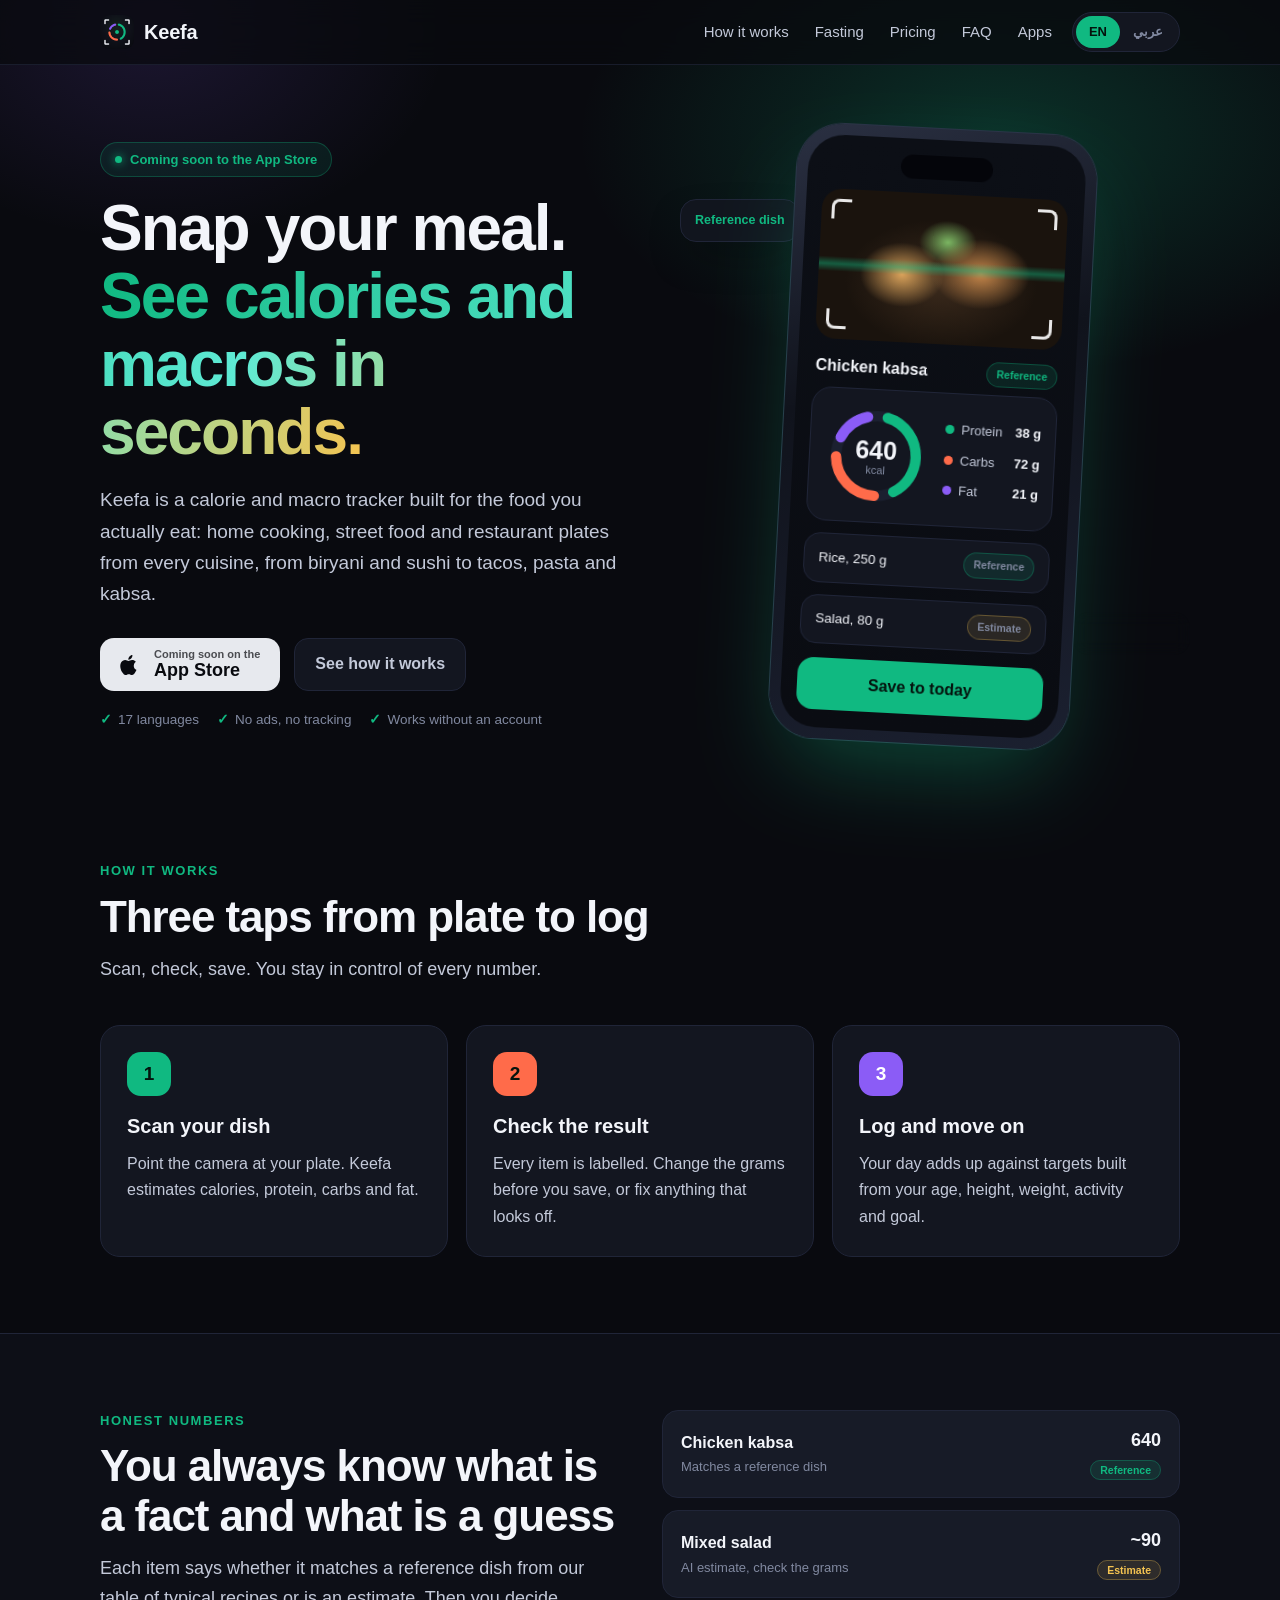
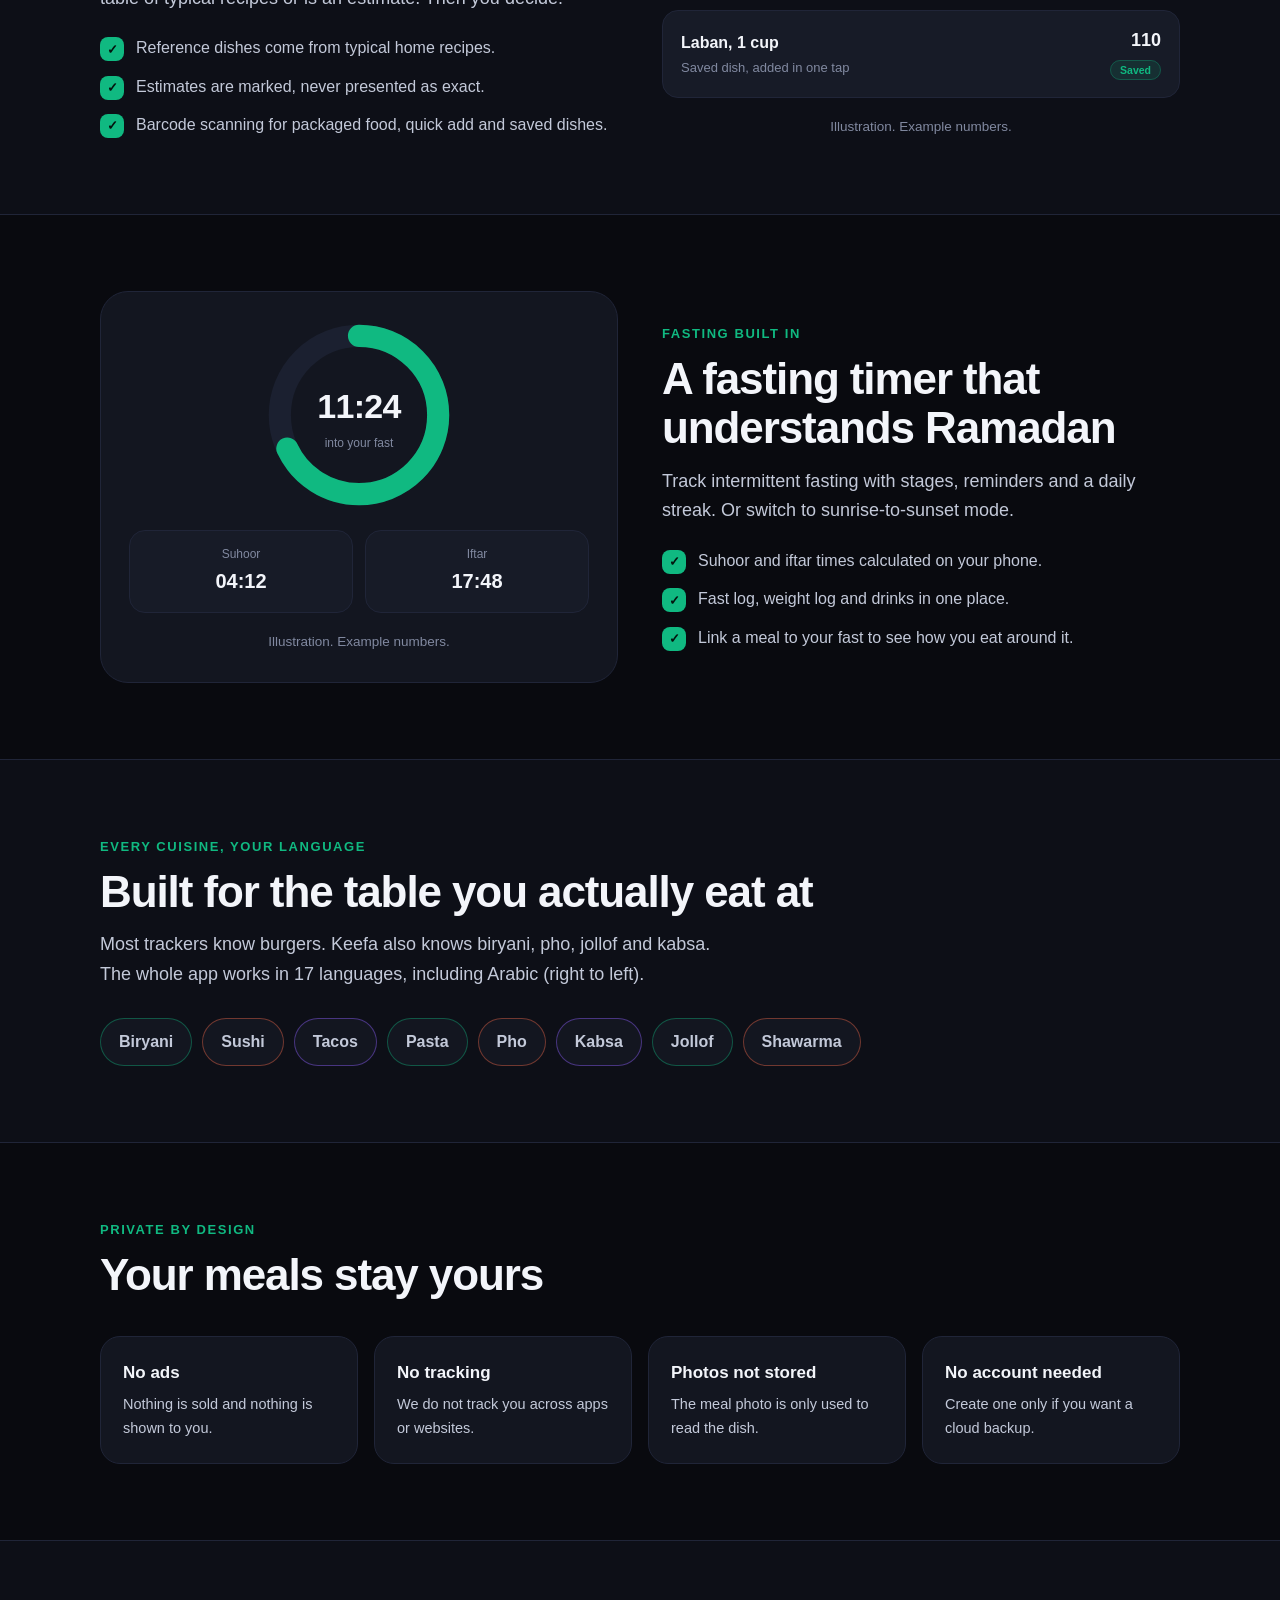
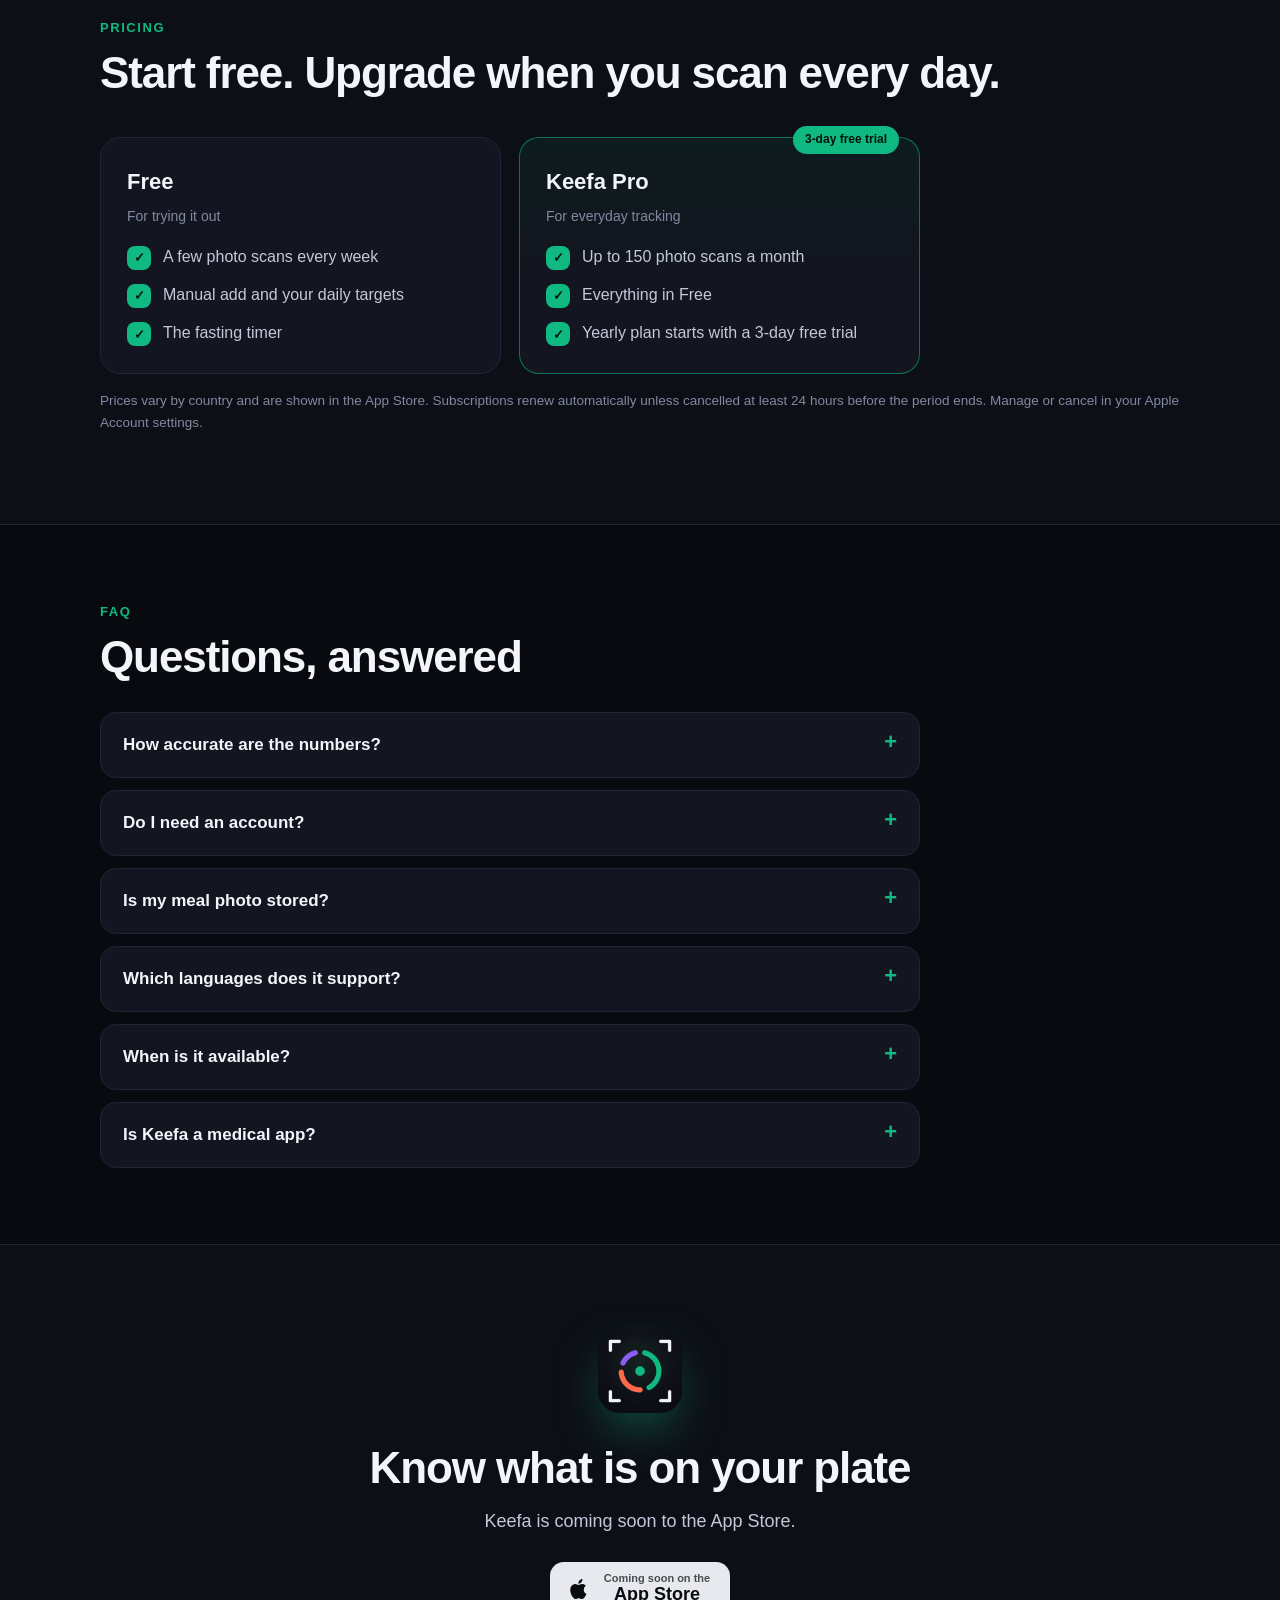
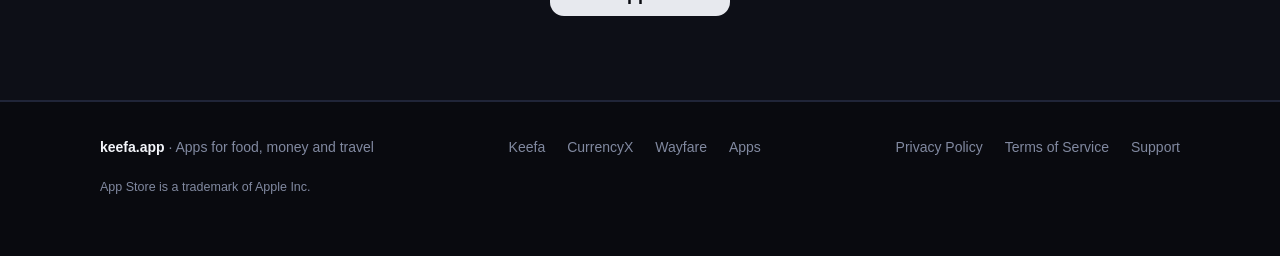
<file: index.html>
<!doctype html>
<html lang="en" dir="ltr">
<head>
<meta charset="utf-8">
<meta name="viewport" content="width=device-width, initial-scale=1">
<title>Keefa: Calorie Counter, Food Scanner &amp; Fasting Timer for iPhone</title>
<meta name="description" content="Snap a meal, get calories and macros in seconds. Understands home cooking from every cuisine, with a fasting timer and an optional Ramadan mode.">
<meta name="robots" content="index,follow,max-image-preview:large,max-snippet:-1,max-video-preview:-1">
<meta name="theme-color" content="#090A0F">
<link rel="canonical" href="https://keefa.app/">
<link rel="alternate" hreflang="en" href="https://keefa.app/">
<link rel="alternate" hreflang="ar" href="https://keefa.app/ar/">
<link rel="alternate" hreflang="x-default" href="https://keefa.app/">
<meta property="og:type" content="website">
<meta property="og:site_name" content="keefa.app">
<meta property="og:title" content="Keefa: Calorie Counter, Food Scanner &amp; Fasting Timer for iPhone">
<meta property="og:description" content="Snap a meal, get calories and macros in seconds. Understands home cooking from every cuisine, with a fasting timer and an optional Ramadan mode.">
<meta property="og:url" content="https://keefa.app/">
<meta property="og:image" content="https://keefa.app/assets/og-keefa.png">
<meta property="og:image:width" content="1200">
<meta property="og:image:height" content="630">
<meta property="og:locale" content="en_US">
<meta property="og:locale:alternate" content="ar_AR">
<meta name="twitter:card" content="summary_large_image">
<meta name="twitter:title" content="Keefa: Calorie Counter, Food Scanner &amp; Fasting Timer for iPhone">
<meta name="twitter:description" content="Snap a meal, get calories and macros in seconds. Understands home cooking from every cuisine, with a fasting timer and an optional Ramadan mode.">
<meta name="twitter:image" content="https://keefa.app/assets/og-keefa.png">
<meta name="apple-itunes-app" content="app-id=6833574449">
<link rel="icon" href="/assets/favicon.png" type="image/png">
<link rel="apple-touch-icon" href="/assets/icon.png">
<style>
:root {
    color-scheme: dark;
    --bg:#090A0F; --bg2:#0D0F17; --card:#131620; --card2:#171B27; --line:#202538;
    --ink:#F3F5FA; --soft:#C3C9D9; --muted:#8189A0;
    --emerald:#10B981; --emerald-d:#0B8F64; --coral:#FF6B4A; --violet:#8B5CF6; --gold:#F5C451;
    --radius:20px;
  }
  * { box-sizing:border-box; }
  html { scroll-behavior:smooth; }
  body {
    margin:0; background:var(--bg); color:var(--ink);
    font:16px/1.65 -apple-system, BlinkMacSystemFont, "Segoe UI", Roboto, "Geeza Pro", "Noto Sans Arabic", Tahoma, sans-serif;
    -webkit-font-smoothing:antialiased; overflow-x:hidden;
  }
  a { color:inherit; text-decoration:none; }
  .wrap { max-width:1120px; margin:0 auto; padding:0 20px; }

  /* background glow */
  .glow { position:absolute; inset:0 0 auto 0; height:760px; pointer-events:none; z-index:0;
    background:
      radial-gradient(600px 340px at 78% 18%, rgba(16,185,129,.22), transparent 70%),
      radial-gradient(420px 300px at 12% 4%, rgba(139,92,246,.14), transparent 70%); }

  /* header */
  header { position:sticky; top:0; z-index:20; backdrop-filter:blur(14px); -webkit-backdrop-filter:blur(14px);
    background:rgba(9,10,15,.72); border-bottom:1px solid rgba(32,37,56,.7); }
  .bar { display:flex; align-items:center; gap:20px; height:64px; }
  .brand { display:flex; align-items:center; gap:10px; font-weight:800; font-size:20px; letter-spacing:-.01em; }
  .brand img { width:34px; height:34px; border-radius:9px; }
  nav.links { margin-inline-start:auto; display:flex; gap:26px; font-size:15px; color:var(--soft); }
  nav.links a:hover { color:var(--ink); }
  .lang { display:flex; border:1px solid var(--line); border-radius:999px; padding:3px; background:var(--card); }
  .lang button { all:unset; cursor:pointer; padding:5px 13px; border-radius:999px; font-size:13px; font-weight:700; color:var(--muted); }
  .lang button[aria-pressed="true"] { background:var(--emerald); color:#04130D; }
  @media (max-width:780px) { nav.links { display:none; } .lang { margin-inline-start:auto; } }

  /* hero */
  .hero { position:relative; z-index:1; padding:64px 0 40px; }
  .hero-grid { display:grid; grid-template-columns:1.05fr .95fr; gap:40px; align-items:center; }
  .pill { display:inline-flex; align-items:center; gap:8px; font-size:13px; font-weight:700; color:var(--emerald);
    background:rgba(16,185,129,.1); border:1px solid rgba(16,185,129,.28); padding:6px 14px; border-radius:999px; }
  .pill i { width:7px; height:7px; border-radius:50%; background:var(--emerald); box-shadow:0 0 10px var(--emerald); }
  h1 { font-size:clamp(38px,6vw,64px); line-height:1.06; letter-spacing:-.03em; margin:18px 0 18px; font-weight:800; }
  h1 em { font-style:normal; background:linear-gradient(100deg,var(--emerald),#5EEAD4 60%,var(--gold)); -webkit-background-clip:text; background-clip:text; color:transparent; }
  html[dir="rtl"] h1 { letter-spacing:0; line-height:1.25; }
  .lead { font-size:19px; color:var(--soft); max-width:30em; margin:0 0 28px; }
  .cta { display:flex; flex-wrap:wrap; gap:14px; align-items:center; }
  .store { display:inline-flex; align-items:center; gap:12px; background:var(--ink); color:#0A0B10; border-radius:14px; padding:10px 20px 10px 16px; font-weight:700; cursor:default; opacity:.95; }
  .store svg { width:26px; height:26px; }
  .store small { display:block; font-size:11px; font-weight:600; opacity:.7; line-height:1.1; }
  .store b { display:block; font-size:18px; line-height:1.2; }
  .ghost { padding:12px 20px; border-radius:14px; border:1px solid var(--line); color:var(--soft); font-weight:600; background:var(--card); }
  .ghost:hover { border-color:var(--emerald); color:var(--ink); }
  .micro { margin-top:18px; font-size:13.5px; color:var(--muted); display:flex; flex-wrap:wrap; gap:6px 18px; }
  .micro span::before { content:"✓"; color:var(--emerald); margin-inline-end:6px; font-weight:800; }

  /* phone */
  .phone-wrap { position:relative; display:flex; justify-content:center; }
  .phone { width:300px; border-radius:46px; padding:11px; background:linear-gradient(160deg,#2A3042,#10131C 40%,#1B2030); box-shadow:0 40px 90px -20px rgba(16,185,129,.35), 0 0 0 1px #2B3146; transform:rotate(3deg); }
  html[dir="rtl"] .phone { transform:rotate(-3deg); }
  .screen { border-radius:36px; background:linear-gradient(180deg,#0C0F16,#0A0C12); padding:16px 16px 18px; min-height:560px; position:relative; overflow:hidden; }
  .notch { width:92px; height:24px; background:#04050A; border-radius:14px; margin:0 auto 14px; }
  .scan { position:relative; height:150px; border-radius:20px; overflow:hidden;
    background:
      radial-gradient(60px 46px at 34% 55%, #D9A25A, transparent 70%),
      radial-gradient(70px 50px at 66% 52%, #C6874A, transparent 70%),
      radial-gradient(40px 30px at 52% 32%, #7BB662, transparent 72%),
      radial-gradient(120px 80px at 50% 60%, #3B2A1C, #1A130D 80%); }
  .scan::after { content:""; position:absolute; inset:0; background:linear-gradient(180deg,transparent 45%,rgba(16,185,129,.45) 50%,transparent 55%); animation:sweep 3.2s ease-in-out infinite; }
  @keyframes sweep { 0%{transform:translateY(-60%)} 100%{transform:translateY(60%)} }
  .corner { position:absolute; width:20px; height:20px; border:3px solid #fff; opacity:.9; z-index:2; }
  .c1{top:10px;left:10px;border-right:0;border-bottom:0;border-radius:8px 0 0 0}
  .c2{top:10px;right:10px;border-left:0;border-bottom:0;border-radius:0 8px 0 0}
  .c3{bottom:10px;left:10px;border-right:0;border-top:0;border-radius:0 0 0 8px}
  .c4{bottom:10px;right:10px;border-left:0;border-top:0;border-radius:0 0 8px 0}
  .dish { display:flex; justify-content:space-between; align-items:center; margin:14px 2px 8px; font-weight:700; font-size:16px; }
  .tag { font-size:10.5px; font-weight:700; padding:3px 9px; border-radius:999px; }
  .tag.ref { color:var(--emerald); background:rgba(16,185,129,.12); border:1px solid rgba(16,185,129,.3); }
  .tag.est { color:var(--gold); background:rgba(245,196,81,.1); border:1px solid rgba(245,196,81,.3); }
  .ringrow { display:flex; align-items:center; gap:16px; background:var(--card); border:1px solid var(--line); border-radius:20px; padding:14px; }
  .ring { position:relative; width:104px; height:104px; flex:none; }
  .ring svg { width:100%; height:100%; transform:rotate(-90deg); }
  .ring circle { fill:none; stroke-width:12; stroke-linecap:round; }
  .ring .num { position:absolute; inset:0; display:flex; flex-direction:column; align-items:center; justify-content:center; line-height:1.1; }
  .ring .num b { font-size:25px; } .ring .num small { font-size:11px; color:var(--muted); }
  .macros { flex:1; display:grid; gap:9px; font-size:13px; }
  .macro { display:flex; justify-content:space-between; align-items:center; color:var(--soft); }
  .macro i { width:9px; height:9px; border-radius:50%; display:inline-block; margin-inline-end:7px; }
  .macro b { color:var(--ink); }
  .item { margin-top:12px; display:flex; justify-content:space-between; align-items:center; background:var(--card); border:1px solid var(--line); border-radius:16px; padding:11px 14px; font-size:13.5px; }
  .item span:last-child { color:var(--muted); }
  .savebtn { margin-top:14px; text-align:center; background:var(--emerald); color:#04130D; font-weight:800; border-radius:16px; padding:13px; }
  .eg { position:absolute; bottom:6px; right:6px; left:6px; text-align:center; font-size:10px; color:var(--muted); }
  .float { position:absolute; background:rgba(19,22,32,.92); border:1px solid var(--line); border-radius:16px; padding:10px 14px; font-size:12.5px; font-weight:700; box-shadow:0 18px 40px -14px rgba(0,0,0,.6); backdrop-filter:blur(8px); }
  .f1 { top:70px; inset-inline-start:-6px; color:var(--emerald); }
  .f2 { bottom:90px; inset-inline-end:-10px; color:var(--gold); }
  @media (max-width:900px) {
    .hero-grid { grid-template-columns:1fr; } .phone-wrap { margin-top:24px; }
    .f1 { inset-inline-start:2%; } .f2 { inset-inline-end:2%; }
  }

  /* sections */
  section { position:relative; z-index:1; padding:76px 0; }
  .alt { background:var(--bg2); border-block:1px solid var(--line); }
  .eyebrow { color:var(--emerald); font-weight:800; font-size:13px; letter-spacing:.12em; text-transform:uppercase; }
  html[dir="rtl"] .eyebrow { letter-spacing:0; }
  h2 { font-size:clamp(30px,4.2vw,44px); line-height:1.12; letter-spacing:-.025em; margin:10px 0 14px; font-weight:800; }
  html[dir="rtl"] h2 { letter-spacing:0; line-height:1.3; }
  .sub { color:var(--soft); font-size:18px; max-width:34em; margin:0; }
  .grid3 { display:grid; grid-template-columns:repeat(3,1fr); gap:18px; margin-top:40px; }
  .card { background:var(--card); border:1px solid var(--line); border-radius:var(--radius); padding:26px; }
  .card h3 { margin:14px 0 8px; font-size:20px; }
  .card p { margin:0; color:var(--soft); }
  .step { width:44px; height:44px; border-radius:14px; display:grid; place-items:center; font-weight:800; font-size:19px; color:#04130D; background:var(--emerald); }
  .card:nth-child(2) .step { background:var(--coral); } .card:nth-child(3) .step { background:var(--violet); color:#fff; }
  @media (max-width:860px) { .grid3 { grid-template-columns:1fr; } }

  .split { display:grid; grid-template-columns:1fr 1fr; gap:44px; align-items:center; }
  @media (max-width:860px) { .split { grid-template-columns:1fr; } }
  .checks { list-style:none; padding:0; margin:22px 0 0; display:grid; gap:12px; }
  .checks li { display:flex; gap:12px; color:var(--soft); }
  .checks li::before { content:"✓"; flex:none; width:24px; height:24px; border-radius:8px; display:grid; place-items:center; font-size:13px; font-weight:800; color:#04130D; background:var(--emerald); margin-top:2px; }

  .honest { display:grid; gap:12px; }
  .row { display:flex; align-items:center; justify-content:space-between; gap:12px; background:var(--card2); border:1px solid var(--line); border-radius:16px; padding:15px 18px; }
  .row b { font-size:16px; } .row small { display:block; color:var(--muted); font-size:13px; }
  .row .kc { font-weight:800; font-size:18px; }
  .edit { text-align:center; color:var(--muted); font-size:13.5px; padding:6px 0 0; }

  .fast { background:var(--card); border:1px solid var(--line); border-radius:28px; padding:28px; }
  .fastring { width:190px; height:190px; margin:0 auto 20px; position:relative; }
  .fastring svg { width:100%; height:100%; transform:rotate(-90deg); }
  .fastring circle { fill:none; stroke-width:14; stroke-linecap:round; }
  .fastring .mid { position:absolute; inset:0; display:flex; flex-direction:column; align-items:center; justify-content:center; }
  .fastring .mid b { font-size:34px; letter-spacing:-.02em; } .fastring .mid small { color:var(--muted); font-size:12px; }
  .times { display:grid; grid-template-columns:1fr 1fr; gap:12px; }
  .times div { background:var(--card2); border:1px solid var(--line); border-radius:16px; padding:14px; text-align:center; }
  .times small { display:block; color:var(--muted); font-size:12px; } .times b { font-size:20px; }

  .dishes { display:flex; flex-wrap:wrap; gap:10px; margin-top:28px; }
  .dishes span { padding:10px 18px; border-radius:999px; background:var(--card); border:1px solid var(--line); font-weight:700; color:var(--soft); }
  .dishes span:nth-child(3n+1) { border-color:rgba(16,185,129,.4); }
  .dishes span:nth-child(3n+2) { border-color:rgba(255,107,74,.4); }
  .dishes span:nth-child(3n) { border-color:rgba(139,92,246,.45); }

  .priv { display:grid; grid-template-columns:repeat(4,1fr); gap:16px; margin-top:36px; }
  .priv .card { padding:22px; } .priv .card h3 { font-size:17px; margin:0 0 6px; }
  .priv .card p { font-size:14.5px; }
  @media (max-width:900px) { .priv { grid-template-columns:1fr 1fr; } }
  @media (max-width:520px) { .priv { grid-template-columns:1fr; } }

  .plans { display:grid; grid-template-columns:1fr 1fr; gap:18px; margin-top:40px; max-width:820px; }
  @media (max-width:700px) { .plans { grid-template-columns:1fr; } }
  .plan h3 { margin:0 0 4px; font-size:22px; } .plan .tagline { color:var(--muted); font-size:14px; margin-bottom:16px; }
  .plan.pro { border-color:rgba(16,185,129,.55); background:linear-gradient(180deg,rgba(16,185,129,.08),var(--card) 55%); position:relative; }
  .plan .badge { position:absolute; top:-12px; inset-inline-end:20px; background:var(--emerald); color:#04130D; font-size:12px; font-weight:800; padding:4px 12px; border-radius:999px; }
  .plan .checks { margin-top:0; }
  .note { color:var(--muted); font-size:13.5px; margin-top:16px; }

  details { background:var(--card); border:1px solid var(--line); border-radius:16px; padding:0 22px; margin-top:12px; }
  summary { cursor:pointer; padding:18px 0; font-weight:700; font-size:17px; list-style:none; display:flex; justify-content:space-between; gap:14px; }
  summary::-webkit-details-marker { display:none; }
  summary::after { content:"+"; color:var(--emerald); font-size:22px; line-height:1; }
  details[open] summary::after { content:"–"; }
  details p { margin:0 0 18px; color:var(--soft); }
  .faq { max-width:820px; margin-top:30px; }

  .final { text-align:center; padding:84px 0; }
  .final img { width:84px; height:84px; border-radius:22px; box-shadow:0 20px 50px -12px rgba(16,185,129,.5); }
  .final h2 { margin-top:22px; } .final .sub { margin:0 auto 26px; }
  .final .cta { justify-content:center; }

  footer { border-top:1px solid var(--line); padding:34px 0 46px; color:var(--muted); font-size:14px; }
  footer .cols { display:flex; flex-wrap:wrap; gap:18px 30px; align-items:center; justify-content:space-between; }
  footer nav { display:flex; flex-wrap:wrap; gap:8px 22px; }
  footer a:hover { color:var(--emerald); }
  .disc { margin-top:18px; font-size:12.5px; max-width:70em; }

  .reveal { opacity:0; transform:translateY(18px); transition:opacity .6s ease, transform .6s ease; }
  .reveal.in { opacity:1; transform:none; }
  @media (prefers-reduced-motion:reduce) { .reveal { opacity:1; transform:none; transition:none; } .scan::after { animation:none; } html { scroll-behavior:auto; } }

/* ---- multi-page additions ---- */
.skip{position:absolute;inset-inline-start:-999px;top:8px;background:var(--emerald);color:#04130D;padding:8px 14px;border-radius:10px;font-weight:800;z-index:50}
.skip:focus{inset-inline-start:12px}
.lang a{padding:5px 13px;border-radius:999px;font-size:13px;font-weight:700;color:var(--muted);display:block}
.lang a[aria-current="true"]{background:var(--emerald);color:#04130D}
.brand .dot{width:9px;height:9px;border-radius:50%;background:var(--emerald);box-shadow:0 0 10px var(--emerald)}
.acc{--accent:var(--emerald)}
.page-head{position:relative;z-index:1;padding:64px 0 28px}
.page-head h1{margin-top:14px}
.apps{display:grid;grid-template-columns:repeat(3,1fr);gap:18px;margin-top:36px}
@media (max-width:900px){.apps{grid-template-columns:1fr}}
.appcard{display:flex;flex-direction:column;gap:14px;background:var(--card);border:1px solid var(--line);border-radius:24px;padding:26px;transition:transform .2s,border-color .2s}
.appcard:hover{transform:translateY(-3px);border-color:var(--accent)}
.appcard img{width:68px;height:68px;border-radius:17px}
.appcard h2,.appcard h3{margin:0;font-size:22px;letter-spacing:-.01em}
.appcard .st{color:var(--muted);font-size:14px;margin:-8px 0 0}
.appcard p{margin:0;color:var(--soft);font-size:15.5px}
.appcard .go{margin-top:auto;color:var(--accent);font-weight:800}
.status{align-self:flex-start;font-size:12px;font-weight:800;padding:4px 12px;border-radius:999px;border:1px solid var(--line);color:var(--muted)}
.status.live{color:var(--emerald);border-color:rgba(16,185,129,.4);background:rgba(16,185,129,.08)}
.status.soon{color:var(--gold);border-color:rgba(245,196,81,.4);background:rgba(245,196,81,.08)}
.apphero{display:grid;grid-template-columns:auto 1fr;gap:28px;align-items:center}
@media (max-width:640px){.apphero{grid-template-columns:1fr}}
.apphero img{width:132px;height:132px;border-radius:32px;box-shadow:0 24px 60px -14px var(--accent)}
.feat{display:grid;grid-template-columns:repeat(3,1fr);gap:16px;margin-top:34px}
@media (max-width:900px){.feat{grid-template-columns:1fr 1fr}} @media (max-width:560px){.feat{grid-template-columns:1fr}}
.feat .card{padding:22px} .feat .card h3{font-size:17px;margin:0 0 6px} .feat .card p{font-size:14.5px}
.crumbs{font-size:13.5px;color:var(--muted)} .crumbs a:hover{color:var(--emerald)}
.fine{color:var(--muted);font-size:13px;margin-top:14px;max-width:60em}
.links-row{display:flex;flex-wrap:wrap;gap:10px 22px;margin-top:22px;font-weight:700}
.links-row a{color:var(--accent)} .links-row a:hover{text-decoration:underline}
.more{margin-top:26px}

</style>
<script type="application/ld+json">{"@context": "https://schema.org", "@graph": [{"@type": "WebSite", "@id": "https://keefa.app/#site", "url": "https://keefa.app/", "name": "keefa.app", "inLanguage": ["en", "ar"]}, {"@type": "MobileApplication", "@id": "https://keefa.app/#app", "name": "Keefa", "alternateName": ["Keefa: Calorie Counter", "كيفا"], "operatingSystem": "iOS", "applicationCategory": "HealthApplication", "description": "Snap a meal, get calories and macros in seconds. Understands home cooking from every cuisine, with a fasting timer and an optional Ramadan mode.", "inLanguage": ["en", "ar", "fr", "es", "pt", "de", "it", "tr", "id", "ru", "ja", "ko", "hi", "vi", "th", "pl", "nl"], "image": "https://keefa.app/assets/icon.png", "url": "https://keefa.app/", "offers": {"@type": "Offer", "price": "0", "priceCurrency": "USD"}, "availableOnDevice": "iPhone", "keywords": "calorie counter, macro tracker, food scanner, barcode scanner, meal photo, intermittent fasting, keto, Ramadan"}, {"@type": "FAQPage", "mainEntity": [{"@type": "Question", "name": "How accurate are the numbers?", "acceptedAnswer": {"@type": "Answer", "text": "Reference dishes come from a table of typical recipes. Anything else is an estimate and is labelled as one. Portions vary, so check the grams before you save."}}, {"@type": "Question", "name": "Do I need an account?", "acceptedAnswer": {"@type": "Answer", "text": "No. You can use Keefa without one. Create an account only if you want a cloud backup of your profile, meals and fasting history."}}, {"@type": "Question", "name": "Is my meal photo stored?", "acceptedAnswer": {"@type": "Answer", "text": "No. The photo is only used to read the dish. Barcode scans send only the number to the Open Food Facts database. Read the privacy policy for the full details."}}, {"@type": "Question", "name": "Which languages does it support?", "acceptedAnswer": {"@type": "Answer", "text": "English, Arabic (right to left), French, Spanish, Portuguese, German, Italian, Turkish, Indonesian, Russian, Japanese, Korean, Hindi, Vietnamese, Thai, Polish and Dutch."}}, {"@type": "Question", "name": "When is it available?", "acceptedAnswer": {"@type": "Answer", "text": "Keefa is coming soon to the App Store for iPhone. Check back here for the link."}}, {"@type": "Question", "name": "Is Keefa a medical app?", "acceptedAnswer": {"@type": "Answer", "text": "No. Keefa gives estimates for general information and is not a medical device. Talk to a doctor before you change how you eat or fast."}}]}]}</script>
</head>
<body>
<div class="glow"></div>
<a class="skip" href="#main">Skip to content</a>
<header><div class="wrap bar"><a class="brand" href="/"><img src="/assets/icon.png" alt="" width="34" height="34"><span>Keefa</span></a><nav class="links" aria-label="Main"><a href="#how">How it works</a><a href="#fasting">Fasting</a><a href="#pricing">Pricing</a><a href="#faq">FAQ</a><a href="/apps/">Apps</a></nav><div class="lang" role="group" aria-label="Language"><a href="/" hreflang="en" lang="en" aria-current="true">EN</a><a href="/ar/" hreflang="ar" lang="ar" aria-current="false">عربي</a></div></div></header>
<main id="main">
<!-- HERO -->
<div class="hero">
  <div class="wrap hero-grid">
    <div>
      <span class="pill"><i></i><span>Coming soon to the App Store</span></span>
      <h1><span>Snap your meal.</span><br><em>See calories and macros in seconds.</em></h1>
      <p class="lead">Keefa is a calorie and macro tracker built for the food you actually eat: home cooking, street food and restaurant plates from every cuisine, from biryani and sushi to tacos, pasta and kabsa.</p>
      <div class="cta">
        <span class="store" aria-label="App Store, coming soon">
          <svg viewBox="0 0 24 24" fill="currentColor" aria-hidden="true"><path d="M16.4 12.6c0-2.3 1.9-3.4 2-3.5-1.1-1.6-2.8-1.8-3.4-1.8-1.4-.1-2.8.9-3.5.9-.7 0-1.8-.8-3-.8-1.5 0-3 .9-3.8 2.3-1.6 2.8-.4 7 1.2 9.3.8 1.1 1.7 2.4 2.9 2.3 1.2 0 1.6-.7 3-.7s1.8.7 3 .7c1.3 0 2.1-1.1 2.8-2.3.9-1.3 1.3-2.5 1.3-2.6-.1 0-2.5-1-2.5-3.8zM14.2 5.8c.6-.8 1.1-1.9.9-3-.9 0-2.1.6-2.7 1.4-.6.7-1.1 1.8-1 2.9 1.1.1 2.1-.5 2.8-1.3z"/></svg>
          <span><small>Coming soon on the</small><b>App Store</b></span>
        </span>
        <a class="ghost" href="#how">See how it works</a>
      </div>
      <div class="micro">
        <span>17 languages</span>
        <span>No ads, no tracking</span>
        <span>Works without an account</span>
      </div>
    </div>

    <div class="phone-wrap">
      <div class="float f1">Reference dish</div>
      <div class="float f2">Edit the grams</div>
      <div class="phone"><div class="screen">
        <div class="notch"></div>
        <div class="scan"><i class="corner c1"></i><i class="corner c2"></i><i class="corner c3"></i><i class="corner c4"></i></div>
        <div class="dish"><span>Chicken kabsa</span><span class="tag ref">Reference</span></div>
        <div class="ringrow">
          <div class="ring">
            <svg viewBox="0 0 120 120">
              <circle cx="60" cy="60" r="46" stroke="#1B2030" />
              <circle cx="60" cy="60" r="46" stroke="#10B981" pathLength="100" stroke-dasharray="38 100" stroke-dashoffset="-4"/>
              <circle cx="60" cy="60" r="46" stroke="#FF6B4A" pathLength="100" stroke-dasharray="24 100" stroke-dashoffset="-50"/>
              <circle cx="60" cy="60" r="46" stroke="#8B5CF6" pathLength="100" stroke-dasharray="14 100" stroke-dashoffset="-82"/>
            </svg>
            <div class="num"><b>640</b><small>kcal</small></div>
          </div>
          <div class="macros">
            <div class="macro"><span><i style="background:#10B981"></i><span>Protein</span></span><b>38 g</b></div>
            <div class="macro"><span><i style="background:#FF6B4A"></i><span>Carbs</span></span><b>72 g</b></div>
            <div class="macro"><span><i style="background:#8B5CF6"></i><span>Fat</span></span><b>21 g</b></div>
          </div>
        </div>
        <div class="item"><span>Rice, 250 g</span><span class="tag ref">Reference</span></div>
        <div class="item"><span>Salad, 80 g</span><span class="tag est">Estimate</span></div>
        <div class="savebtn">Save to today</div>
        <div class="eg">Illustration. Example numbers.</div>
      </div></div>
    </div>
  </div>
</div>

<!-- HOW -->
<section id="how">
  <div class="wrap">
    <div class="eyebrow">How it works</div>
    <h2>Three taps from plate to log</h2>
    <p class="sub">Scan, check, save. You stay in control of every number.</p>
    <div class="grid3">
      <div class="card reveal"><div class="step">1</div><h3>Scan your dish</h3><p>Point the camera at your plate. Keefa estimates calories, protein, carbs and fat.</p></div>
      <div class="card reveal"><div class="step">2</div><h3>Check the result</h3><p>Every item is labelled. Change the grams before you save, or fix anything that looks off.</p></div>
      <div class="card reveal"><div class="step">3</div><h3>Log and move on</h3><p>Your day adds up against targets built from your age, height, weight, activity and goal.</p></div>
    </div>
  </div>
</section>

<!-- HONEST NUMBERS -->
<section class="alt">
  <div class="wrap split">
    <div class="reveal">
      <div class="eyebrow">Honest numbers</div>
      <h2>You always know what is a fact and what is a guess</h2>
      <p class="sub">Each item says whether it matches a reference dish from our table of typical recipes or is an estimate. Then you decide.</p>
      <ul class="checks">
        <li>Reference dishes come from typical home recipes.</li>
        <li>Estimates are marked, never presented as exact.</li>
        <li>Barcode scanning for packaged food, quick add and saved dishes.</li>
      </ul>
    </div>
    <div class="honest reveal">
      <div class="row"><div><b>Chicken kabsa</b><small>Matches a reference dish</small></div><div style="text-align:end"><div class="kc">640</div><span class="tag ref">Reference</span></div></div>
      <div class="row"><div><b>Mixed salad</b><small>AI estimate, check the grams</small></div><div style="text-align:end"><div class="kc">~90</div><span class="tag est">Estimate</span></div></div>
      <div class="row"><div><b>Laban, 1 cup</b><small>Saved dish, added in one tap</small></div><div style="text-align:end"><div class="kc">110</div><span class="tag ref">Saved</span></div></div>
      <div class="edit">Illustration. Example numbers.</div>
    </div>
  </div>
</section>

<!-- FASTING -->
<section id="fasting">
  <div class="wrap split">
    <div class="fast reveal">
      <div class="fastring">
        <svg viewBox="0 0 120 120">
          <circle cx="60" cy="60" r="50" stroke="#1B2030"/>
          <circle cx="60" cy="60" r="50" stroke="#10B981" pathLength="100" stroke-dasharray="68 100"/>
        </svg>
        <div class="mid"><b>11:24</b><small>into your fast</small></div>
      </div>
      <div class="times">
        <div><small>Suhoor</small><b>04:12</b></div>
        <div><small>Iftar</small><b>17:48</b></div>
      </div>
      <div class="edit" style="margin-top:12px">Illustration. Example numbers.</div>
    </div>
    <div class="reveal">
      <div class="eyebrow">Fasting built in</div>
      <h2>A fasting timer that understands Ramadan</h2>
      <p class="sub">Track intermittent fasting with stages, reminders and a daily streak. Or switch to sunrise-to-sunset mode.</p>
      <ul class="checks">
        <li>Suhoor and iftar times calculated on your phone.</li>
        <li>Fast log, weight log and drinks in one place.</li>
        <li>Link a meal to your fast to see how you eat around it.</li>
      </ul>
    </div>
  </div>
</section>

<!-- FOOD + LANGUAGES -->
<section class="alt">
  <div class="wrap">
    <div class="eyebrow">Every cuisine, your language</div>
    <h2>Built for the table you actually eat at</h2>
    <p class="sub">Most trackers know burgers. Keefa also knows biryani, pho, jollof and kabsa. The whole app works in 17 languages, including Arabic (right to left).</p>
    <div class="dishes reveal">
      <span>Biryani</span><span>Sushi</span><span>Tacos</span><span>Pasta</span><span>Pho</span><span>Kabsa</span><span>Jollof</span><span>Shawarma</span>
    </div>
  </div>
</section>

<!-- PRIVACY -->
<section>
  <div class="wrap">
    <div class="eyebrow">Private by design</div>
    <h2>Your meals stay yours</h2>
    <div class="priv">
      <div class="card reveal"><h3>No ads</h3><p>Nothing is sold and nothing is shown to you.</p></div>
      <div class="card reveal"><h3>No tracking</h3><p>We do not track you across apps or websites.</p></div>
      <div class="card reveal"><h3>Photos not stored</h3><p>The meal photo is only used to read the dish.</p></div>
      <div class="card reveal"><h3>No account needed</h3><p>Create one only if you want a cloud backup.</p></div>
    </div>
  </div>
</section>

<!-- PRICING -->
<section id="pricing" class="alt">
  <div class="wrap">
    <div class="eyebrow">Pricing</div>
    <h2>Start free. Upgrade when you scan every day.</h2>
    <div class="plans">
      <div class="card plan reveal">
        <h3>Free</h3><div class="tagline">For trying it out</div>
        <ul class="checks">
          <li>A few photo scans every week</li>
          <li>Manual add and your daily targets</li>
          <li>The fasting timer</li>
        </ul>
      </div>
      <div class="card plan pro reveal">
        <span class="badge">3-day free trial</span>
        <h3>Keefa Pro</h3><div class="tagline">For everyday tracking</div>
        <ul class="checks">
          <li>Up to 150 photo scans a month</li>
          <li>Everything in Free</li>
          <li>Yearly plan starts with a 3-day free trial</li>
        </ul>
      </div>
    </div>
    <p class="note">Prices vary by country and are shown in the App Store. Subscriptions renew automatically unless cancelled at least 24 hours before the period ends. Manage or cancel in your Apple Account settings.</p>
  </div>
</section>

<!-- FAQ -->
<section id="faq">
  <div class="wrap">
    <div class="eyebrow">FAQ</div>
    <h2>Questions, answered</h2>
    <div class="faq">
      <details><summary>How accurate are the numbers?</summary><p>Reference dishes come from a table of typical recipes. Anything else is an estimate and is labelled as one. Portions vary, so check the grams before you save.</p></details>
      <details><summary>Do I need an account?</summary><p>No. You can use Keefa without one. Create an account only if you want a cloud backup of your profile, meals and fasting history.</p></details>
      <details><summary>Is my meal photo stored?</summary><p>No. The photo is only used to read the dish. Barcode scans send only the number to the Open Food Facts database. Read the privacy policy for the full details.</p></details>
      <details><summary>Which languages does it support?</summary><p>English, Arabic (right to left), French, Spanish, Portuguese, German, Italian, Turkish, Indonesian, Russian, Japanese, Korean, Hindi, Vietnamese, Thai, Polish and Dutch.</p></details>
      <details><summary>When is it available?</summary><p>Keefa is coming soon to the App Store for iPhone. Check back here for the link.</p></details>
      <details><summary>Is Keefa a medical app?</summary><p>No. Keefa gives estimates for general information and is not a medical device. Talk to a doctor before you change how you eat or fast.</p></details>
    </div>
  </div>
</section>

<!-- FINAL -->
<section class="final alt">
  <div class="wrap">
    <img src="/assets/icon.png" alt="" width="84" height="84">
    <h2>Know what is on your plate</h2>
    <p class="sub">Keefa is coming soon to the App Store.</p>
    <div class="cta"><span class="store"><svg viewBox="0 0 24 24" fill="currentColor" aria-hidden="true"><path d="M16.4 12.6c0-2.3 1.9-3.4 2-3.5-1.1-1.6-2.8-1.8-3.4-1.8-1.4-.1-2.8.9-3.5.9-.7 0-1.8-.8-3-.8-1.5 0-3 .9-3.8 2.3-1.6 2.8-.4 7 1.2 9.3.8 1.1 1.7 2.4 2.9 2.3 1.2 0 1.6-.7 3-.7s1.8.7 3 .7c1.3 0 2.1-1.1 2.8-2.3.9-1.3 1.3-2.5 1.3-2.6-.1 0-2.5-1-2.5-3.8zM14.2 5.8c.6-.8 1.1-1.9.9-3-.9 0-2.1.6-2.7 1.4-.6.7-1.1 1.8-1 2.9 1.1.1 2.1-.5 2.8-1.3z"/></svg><span><small>Coming soon on the</small><b>App Store</b></span></span></div>
  </div>
</section>

</main>
<footer><div class="wrap">
<div class="cols"><div><strong style="color:var(--ink)">keefa.app</strong> &middot; Apps for food, money and travel</div>
<nav aria-label="Apps"><a href="/">Keefa</a><a href="/currencyx/">CurrencyX</a><a href="/wayfare/">Wayfare</a><a href="/apps/">Apps</a></nav>
<nav aria-label="Legal"><a href="/privacy.html">Privacy Policy</a><a href="/terms.html">Terms of Service</a><a href="/support.html">Support</a></nav></div>
<p class="disc">App Store is a trademark of Apple Inc. </p>
</div></footer>
<script>
(function(){var els=document.querySelectorAll('.reveal');
if('IntersectionObserver' in window){var io=new IntersectionObserver(function(es){es.forEach(function(e){if(e.isIntersecting){e.target.classList.add('in');io.unobserve(e.target);}});},{threshold:.12});els.forEach(function(el){io.observe(el);});}
else{els.forEach(function(el){el.classList.add('in');});}})();
</script>
</body>
</html>
</file>
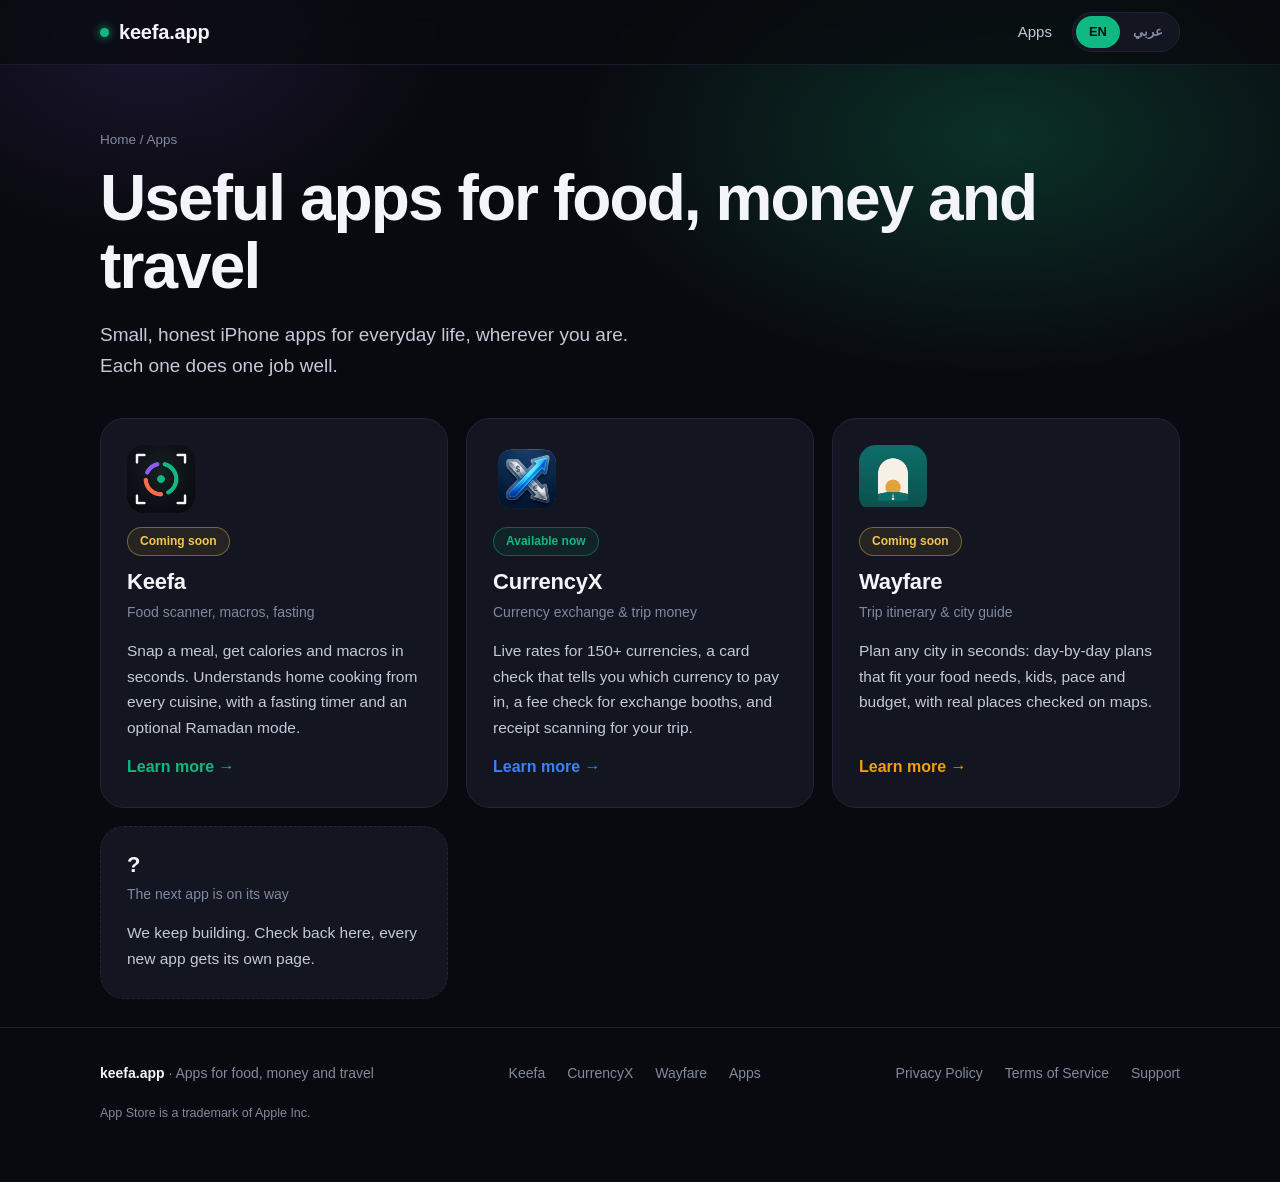
<file: apps/index.html>
<!doctype html>
<html lang="en" dir="ltr">
<head>
<meta charset="utf-8">
<meta name="viewport" content="width=device-width, initial-scale=1">
<title>Our apps: Keefa, CurrencyX and Wayfare</title>
<meta name="description" content="iPhone apps for food, money and travel: Keefa calorie and macro tracker, CurrencyX currency converter and Wayfare AI travel planner.">
<meta name="robots" content="index,follow,max-image-preview:large,max-snippet:-1,max-video-preview:-1">
<meta name="theme-color" content="#090A0F">
<link rel="canonical" href="https://keefa.app/apps/">
<link rel="alternate" hreflang="en" href="https://keefa.app/apps/">
<link rel="alternate" hreflang="ar" href="https://keefa.app/ar/apps/">
<link rel="alternate" hreflang="x-default" href="https://keefa.app/apps/">
<meta property="og:type" content="website">
<meta property="og:site_name" content="keefa.app">
<meta property="og:title" content="Our apps: Keefa, CurrencyX and Wayfare">
<meta property="og:description" content="iPhone apps for food, money and travel: Keefa calorie and macro tracker, CurrencyX currency converter and Wayfare AI travel planner.">
<meta property="og:url" content="https://keefa.app/apps/">
<meta property="og:image" content="https://keefa.app/assets/og-keefa.png">
<meta property="og:image:width" content="1200">
<meta property="og:image:height" content="630">
<meta property="og:locale" content="en_US">
<meta property="og:locale:alternate" content="ar_AR">
<meta name="twitter:card" content="summary_large_image">
<meta name="twitter:title" content="Our apps: Keefa, CurrencyX and Wayfare">
<meta name="twitter:description" content="iPhone apps for food, money and travel: Keefa calorie and macro tracker, CurrencyX currency converter and Wayfare AI travel planner.">
<meta name="twitter:image" content="https://keefa.app/assets/og-keefa.png">
<link rel="icon" href="/assets/favicon.png" type="image/png">
<link rel="apple-touch-icon" href="/assets/icon.png">
<style>
:root {
    color-scheme: dark;
    --bg:#090A0F; --bg2:#0D0F17; --card:#131620; --card2:#171B27; --line:#202538;
    --ink:#F3F5FA; --soft:#C3C9D9; --muted:#8189A0;
    --emerald:#10B981; --emerald-d:#0B8F64; --coral:#FF6B4A; --violet:#8B5CF6; --gold:#F5C451;
    --radius:20px;
  }
  * { box-sizing:border-box; }
  html { scroll-behavior:smooth; }
  body {
    margin:0; background:var(--bg); color:var(--ink);
    font:16px/1.65 -apple-system, BlinkMacSystemFont, "Segoe UI", Roboto, "Geeza Pro", "Noto Sans Arabic", Tahoma, sans-serif;
    -webkit-font-smoothing:antialiased; overflow-x:hidden;
  }
  a { color:inherit; text-decoration:none; }
  .wrap { max-width:1120px; margin:0 auto; padding:0 20px; }

  /* background glow */
  .glow { position:absolute; inset:0 0 auto 0; height:760px; pointer-events:none; z-index:0;
    background:
      radial-gradient(600px 340px at 78% 18%, rgba(16,185,129,.22), transparent 70%),
      radial-gradient(420px 300px at 12% 4%, rgba(139,92,246,.14), transparent 70%); }

  /* header */
  header { position:sticky; top:0; z-index:20; backdrop-filter:blur(14px); -webkit-backdrop-filter:blur(14px);
    background:rgba(9,10,15,.72); border-bottom:1px solid rgba(32,37,56,.7); }
  .bar { display:flex; align-items:center; gap:20px; height:64px; }
  .brand { display:flex; align-items:center; gap:10px; font-weight:800; font-size:20px; letter-spacing:-.01em; }
  .brand img { width:34px; height:34px; border-radius:9px; }
  nav.links { margin-inline-start:auto; display:flex; gap:26px; font-size:15px; color:var(--soft); }
  nav.links a:hover { color:var(--ink); }
  .lang { display:flex; border:1px solid var(--line); border-radius:999px; padding:3px; background:var(--card); }
  .lang button { all:unset; cursor:pointer; padding:5px 13px; border-radius:999px; font-size:13px; font-weight:700; color:var(--muted); }
  .lang button[aria-pressed="true"] { background:var(--emerald); color:#04130D; }
  @media (max-width:780px) { nav.links { display:none; } .lang { margin-inline-start:auto; } }

  /* hero */
  .hero { position:relative; z-index:1; padding:64px 0 40px; }
  .hero-grid { display:grid; grid-template-columns:1.05fr .95fr; gap:40px; align-items:center; }
  .pill { display:inline-flex; align-items:center; gap:8px; font-size:13px; font-weight:700; color:var(--emerald);
    background:rgba(16,185,129,.1); border:1px solid rgba(16,185,129,.28); padding:6px 14px; border-radius:999px; }
  .pill i { width:7px; height:7px; border-radius:50%; background:var(--emerald); box-shadow:0 0 10px var(--emerald); }
  h1 { font-size:clamp(38px,6vw,64px); line-height:1.06; letter-spacing:-.03em; margin:18px 0 18px; font-weight:800; }
  h1 em { font-style:normal; background:linear-gradient(100deg,var(--emerald),#5EEAD4 60%,var(--gold)); -webkit-background-clip:text; background-clip:text; color:transparent; }
  html[dir="rtl"] h1 { letter-spacing:0; line-height:1.25; }
  .lead { font-size:19px; color:var(--soft); max-width:30em; margin:0 0 28px; }
  .cta { display:flex; flex-wrap:wrap; gap:14px; align-items:center; }
  .store { display:inline-flex; align-items:center; gap:12px; background:var(--ink); color:#0A0B10; border-radius:14px; padding:10px 20px 10px 16px; font-weight:700; cursor:default; opacity:.95; }
  .store svg { width:26px; height:26px; }
  .store small { display:block; font-size:11px; font-weight:600; opacity:.7; line-height:1.1; }
  .store b { display:block; font-size:18px; line-height:1.2; }
  .ghost { padding:12px 20px; border-radius:14px; border:1px solid var(--line); color:var(--soft); font-weight:600; background:var(--card); }
  .ghost:hover { border-color:var(--emerald); color:var(--ink); }
  .micro { margin-top:18px; font-size:13.5px; color:var(--muted); display:flex; flex-wrap:wrap; gap:6px 18px; }
  .micro span::before { content:"✓"; color:var(--emerald); margin-inline-end:6px; font-weight:800; }

  /* phone */
  .phone-wrap { position:relative; display:flex; justify-content:center; }
  .phone { width:300px; border-radius:46px; padding:11px; background:linear-gradient(160deg,#2A3042,#10131C 40%,#1B2030); box-shadow:0 40px 90px -20px rgba(16,185,129,.35), 0 0 0 1px #2B3146; transform:rotate(3deg); }
  html[dir="rtl"] .phone { transform:rotate(-3deg); }
  .screen { border-radius:36px; background:linear-gradient(180deg,#0C0F16,#0A0C12); padding:16px 16px 18px; min-height:560px; position:relative; overflow:hidden; }
  .notch { width:92px; height:24px; background:#04050A; border-radius:14px; margin:0 auto 14px; }
  .scan { position:relative; height:150px; border-radius:20px; overflow:hidden;
    background:
      radial-gradient(60px 46px at 34% 55%, #D9A25A, transparent 70%),
      radial-gradient(70px 50px at 66% 52%, #C6874A, transparent 70%),
      radial-gradient(40px 30px at 52% 32%, #7BB662, transparent 72%),
      radial-gradient(120px 80px at 50% 60%, #3B2A1C, #1A130D 80%); }
  .scan::after { content:""; position:absolute; inset:0; background:linear-gradient(180deg,transparent 45%,rgba(16,185,129,.45) 50%,transparent 55%); animation:sweep 3.2s ease-in-out infinite; }
  @keyframes sweep { 0%{transform:translateY(-60%)} 100%{transform:translateY(60%)} }
  .corner { position:absolute; width:20px; height:20px; border:3px solid #fff; opacity:.9; z-index:2; }
  .c1{top:10px;left:10px;border-right:0;border-bottom:0;border-radius:8px 0 0 0}
  .c2{top:10px;right:10px;border-left:0;border-bottom:0;border-radius:0 8px 0 0}
  .c3{bottom:10px;left:10px;border-right:0;border-top:0;border-radius:0 0 0 8px}
  .c4{bottom:10px;right:10px;border-left:0;border-top:0;border-radius:0 0 8px 0}
  .dish { display:flex; justify-content:space-between; align-items:center; margin:14px 2px 8px; font-weight:700; font-size:16px; }
  .tag { font-size:10.5px; font-weight:700; padding:3px 9px; border-radius:999px; }
  .tag.ref { color:var(--emerald); background:rgba(16,185,129,.12); border:1px solid rgba(16,185,129,.3); }
  .tag.est { color:var(--gold); background:rgba(245,196,81,.1); border:1px solid rgba(245,196,81,.3); }
  .ringrow { display:flex; align-items:center; gap:16px; background:var(--card); border:1px solid var(--line); border-radius:20px; padding:14px; }
  .ring { position:relative; width:104px; height:104px; flex:none; }
  .ring svg { width:100%; height:100%; transform:rotate(-90deg); }
  .ring circle { fill:none; stroke-width:12; stroke-linecap:round; }
  .ring .num { position:absolute; inset:0; display:flex; flex-direction:column; align-items:center; justify-content:center; line-height:1.1; }
  .ring .num b { font-size:25px; } .ring .num small { font-size:11px; color:var(--muted); }
  .macros { flex:1; display:grid; gap:9px; font-size:13px; }
  .macro { display:flex; justify-content:space-between; align-items:center; color:var(--soft); }
  .macro i { width:9px; height:9px; border-radius:50%; display:inline-block; margin-inline-end:7px; }
  .macro b { color:var(--ink); }
  .item { margin-top:12px; display:flex; justify-content:space-between; align-items:center; background:var(--card); border:1px solid var(--line); border-radius:16px; padding:11px 14px; font-size:13.5px; }
  .item span:last-child { color:var(--muted); }
  .savebtn { margin-top:14px; text-align:center; background:var(--emerald); color:#04130D; font-weight:800; border-radius:16px; padding:13px; }
  .eg { position:absolute; bottom:6px; right:6px; left:6px; text-align:center; font-size:10px; color:var(--muted); }
  .float { position:absolute; background:rgba(19,22,32,.92); border:1px solid var(--line); border-radius:16px; padding:10px 14px; font-size:12.5px; font-weight:700; box-shadow:0 18px 40px -14px rgba(0,0,0,.6); backdrop-filter:blur(8px); }
  .f1 { top:70px; inset-inline-start:-6px; color:var(--emerald); }
  .f2 { bottom:90px; inset-inline-end:-10px; color:var(--gold); }
  @media (max-width:900px) {
    .hero-grid { grid-template-columns:1fr; } .phone-wrap { margin-top:24px; }
    .f1 { inset-inline-start:2%; } .f2 { inset-inline-end:2%; }
  }

  /* sections */
  section { position:relative; z-index:1; padding:76px 0; }
  .alt { background:var(--bg2); border-block:1px solid var(--line); }
  .eyebrow { color:var(--emerald); font-weight:800; font-size:13px; letter-spacing:.12em; text-transform:uppercase; }
  html[dir="rtl"] .eyebrow { letter-spacing:0; }
  h2 { font-size:clamp(30px,4.2vw,44px); line-height:1.12; letter-spacing:-.025em; margin:10px 0 14px; font-weight:800; }
  html[dir="rtl"] h2 { letter-spacing:0; line-height:1.3; }
  .sub { color:var(--soft); font-size:18px; max-width:34em; margin:0; }
  .grid3 { display:grid; grid-template-columns:repeat(3,1fr); gap:18px; margin-top:40px; }
  .card { background:var(--card); border:1px solid var(--line); border-radius:var(--radius); padding:26px; }
  .card h3 { margin:14px 0 8px; font-size:20px; }
  .card p { margin:0; color:var(--soft); }
  .step { width:44px; height:44px; border-radius:14px; display:grid; place-items:center; font-weight:800; font-size:19px; color:#04130D; background:var(--emerald); }
  .card:nth-child(2) .step { background:var(--coral); } .card:nth-child(3) .step { background:var(--violet); color:#fff; }
  @media (max-width:860px) { .grid3 { grid-template-columns:1fr; } }

  .split { display:grid; grid-template-columns:1fr 1fr; gap:44px; align-items:center; }
  @media (max-width:860px) { .split { grid-template-columns:1fr; } }
  .checks { list-style:none; padding:0; margin:22px 0 0; display:grid; gap:12px; }
  .checks li { display:flex; gap:12px; color:var(--soft); }
  .checks li::before { content:"✓"; flex:none; width:24px; height:24px; border-radius:8px; display:grid; place-items:center; font-size:13px; font-weight:800; color:#04130D; background:var(--emerald); margin-top:2px; }

  .honest { display:grid; gap:12px; }
  .row { display:flex; align-items:center; justify-content:space-between; gap:12px; background:var(--card2); border:1px solid var(--line); border-radius:16px; padding:15px 18px; }
  .row b { font-size:16px; } .row small { display:block; color:var(--muted); font-size:13px; }
  .row .kc { font-weight:800; font-size:18px; }
  .edit { text-align:center; color:var(--muted); font-size:13.5px; padding:6px 0 0; }

  .fast { background:var(--card); border:1px solid var(--line); border-radius:28px; padding:28px; }
  .fastring { width:190px; height:190px; margin:0 auto 20px; position:relative; }
  .fastring svg { width:100%; height:100%; transform:rotate(-90deg); }
  .fastring circle { fill:none; stroke-width:14; stroke-linecap:round; }
  .fastring .mid { position:absolute; inset:0; display:flex; flex-direction:column; align-items:center; justify-content:center; }
  .fastring .mid b { font-size:34px; letter-spacing:-.02em; } .fastring .mid small { color:var(--muted); font-size:12px; }
  .times { display:grid; grid-template-columns:1fr 1fr; gap:12px; }
  .times div { background:var(--card2); border:1px solid var(--line); border-radius:16px; padding:14px; text-align:center; }
  .times small { display:block; color:var(--muted); font-size:12px; } .times b { font-size:20px; }

  .dishes { display:flex; flex-wrap:wrap; gap:10px; margin-top:28px; }
  .dishes span { padding:10px 18px; border-radius:999px; background:var(--card); border:1px solid var(--line); font-weight:700; color:var(--soft); }
  .dishes span:nth-child(3n+1) { border-color:rgba(16,185,129,.4); }
  .dishes span:nth-child(3n+2) { border-color:rgba(255,107,74,.4); }
  .dishes span:nth-child(3n) { border-color:rgba(139,92,246,.45); }

  .priv { display:grid; grid-template-columns:repeat(4,1fr); gap:16px; margin-top:36px; }
  .priv .card { padding:22px; } .priv .card h3 { font-size:17px; margin:0 0 6px; }
  .priv .card p { font-size:14.5px; }
  @media (max-width:900px) { .priv { grid-template-columns:1fr 1fr; } }
  @media (max-width:520px) { .priv { grid-template-columns:1fr; } }

  .plans { display:grid; grid-template-columns:1fr 1fr; gap:18px; margin-top:40px; max-width:820px; }
  @media (max-width:700px) { .plans { grid-template-columns:1fr; } }
  .plan h3 { margin:0 0 4px; font-size:22px; } .plan .tagline { color:var(--muted); font-size:14px; margin-bottom:16px; }
  .plan.pro { border-color:rgba(16,185,129,.55); background:linear-gradient(180deg,rgba(16,185,129,.08),var(--card) 55%); position:relative; }
  .plan .badge { position:absolute; top:-12px; inset-inline-end:20px; background:var(--emerald); color:#04130D; font-size:12px; font-weight:800; padding:4px 12px; border-radius:999px; }
  .plan .checks { margin-top:0; }
  .note { color:var(--muted); font-size:13.5px; margin-top:16px; }

  details { background:var(--card); border:1px solid var(--line); border-radius:16px; padding:0 22px; margin-top:12px; }
  summary { cursor:pointer; padding:18px 0; font-weight:700; font-size:17px; list-style:none; display:flex; justify-content:space-between; gap:14px; }
  summary::-webkit-details-marker { display:none; }
  summary::after { content:"+"; color:var(--emerald); font-size:22px; line-height:1; }
  details[open] summary::after { content:"–"; }
  details p { margin:0 0 18px; color:var(--soft); }
  .faq { max-width:820px; margin-top:30px; }

  .final { text-align:center; padding:84px 0; }
  .final img { width:84px; height:84px; border-radius:22px; box-shadow:0 20px 50px -12px rgba(16,185,129,.5); }
  .final h2 { margin-top:22px; } .final .sub { margin:0 auto 26px; }
  .final .cta { justify-content:center; }

  footer { border-top:1px solid var(--line); padding:34px 0 46px; color:var(--muted); font-size:14px; }
  footer .cols { display:flex; flex-wrap:wrap; gap:18px 30px; align-items:center; justify-content:space-between; }
  footer nav { display:flex; flex-wrap:wrap; gap:8px 22px; }
  footer a:hover { color:var(--emerald); }
  .disc { margin-top:18px; font-size:12.5px; max-width:70em; }

  .reveal { opacity:0; transform:translateY(18px); transition:opacity .6s ease, transform .6s ease; }
  .reveal.in { opacity:1; transform:none; }
  @media (prefers-reduced-motion:reduce) { .reveal { opacity:1; transform:none; transition:none; } .scan::after { animation:none; } html { scroll-behavior:auto; } }

/* ---- multi-page additions ---- */
.skip{position:absolute;inset-inline-start:-999px;top:8px;background:var(--emerald);color:#04130D;padding:8px 14px;border-radius:10px;font-weight:800;z-index:50}
.skip:focus{inset-inline-start:12px}
.lang a{padding:5px 13px;border-radius:999px;font-size:13px;font-weight:700;color:var(--muted);display:block}
.lang a[aria-current="true"]{background:var(--emerald);color:#04130D}
.brand .dot{width:9px;height:9px;border-radius:50%;background:var(--emerald);box-shadow:0 0 10px var(--emerald)}
.acc{--accent:var(--emerald)}
.page-head{position:relative;z-index:1;padding:64px 0 28px}
.page-head h1{margin-top:14px}
.apps{display:grid;grid-template-columns:repeat(3,1fr);gap:18px;margin-top:36px}
@media (max-width:900px){.apps{grid-template-columns:1fr}}
.appcard{display:flex;flex-direction:column;gap:14px;background:var(--card);border:1px solid var(--line);border-radius:24px;padding:26px;transition:transform .2s,border-color .2s}
.appcard:hover{transform:translateY(-3px);border-color:var(--accent)}
.appcard img{width:68px;height:68px;border-radius:17px}
.appcard h2,.appcard h3{margin:0;font-size:22px;letter-spacing:-.01em}
.appcard .st{color:var(--muted);font-size:14px;margin:-8px 0 0}
.appcard p{margin:0;color:var(--soft);font-size:15.5px}
.appcard .go{margin-top:auto;color:var(--accent);font-weight:800}
.status{align-self:flex-start;font-size:12px;font-weight:800;padding:4px 12px;border-radius:999px;border:1px solid var(--line);color:var(--muted)}
.status.live{color:var(--emerald);border-color:rgba(16,185,129,.4);background:rgba(16,185,129,.08)}
.status.soon{color:var(--gold);border-color:rgba(245,196,81,.4);background:rgba(245,196,81,.08)}
.apphero{display:grid;grid-template-columns:auto 1fr;gap:28px;align-items:center}
@media (max-width:640px){.apphero{grid-template-columns:1fr}}
.apphero img{width:132px;height:132px;border-radius:32px;box-shadow:0 24px 60px -14px var(--accent)}
.feat{display:grid;grid-template-columns:repeat(3,1fr);gap:16px;margin-top:34px}
@media (max-width:900px){.feat{grid-template-columns:1fr 1fr}} @media (max-width:560px){.feat{grid-template-columns:1fr}}
.feat .card{padding:22px} .feat .card h3{font-size:17px;margin:0 0 6px} .feat .card p{font-size:14.5px}
.crumbs{font-size:13.5px;color:var(--muted)} .crumbs a:hover{color:var(--emerald)}
.fine{color:var(--muted);font-size:13px;margin-top:14px;max-width:60em}
.links-row{display:flex;flex-wrap:wrap;gap:10px 22px;margin-top:22px;font-weight:700}
.links-row a{color:var(--accent)} .links-row a:hover{text-decoration:underline}
.more{margin-top:26px}

</style>
<script type="application/ld+json">{"@context": "https://schema.org", "@graph": [{"@type": "WebSite", "@id": "https://keefa.app/#site", "url": "https://keefa.app/", "name": "keefa.app", "inLanguage": ["en", "ar"]}, {"@type": "CollectionPage", "name": "Our apps: Keefa, CurrencyX and Wayfare", "url": "https://keefa.app/apps/", "description": "iPhone apps for food, money and travel: Keefa calorie and macro tracker, CurrencyX currency converter and Wayfare AI travel planner.", "mainEntity": {"@type": "ItemList", "itemListElement": [{"@type": "ListItem", "position": 1, "url": "https://keefa.app/", "name": "Keefa"}, {"@type": "ListItem", "position": 2, "url": "https://keefa.app/currencyx/", "name": "CurrencyX"}, {"@type": "ListItem", "position": 3, "url": "https://keefa.app/wayfare/", "name": "Wayfare"}]}}, {"@type": "BreadcrumbList", "itemListElement": [{"@type": "ListItem", "position": 1, "name": "Home", "item": "https://keefa.app/"}, {"@type": "ListItem", "position": 2, "name": "Apps", "item": "https://keefa.app/apps/"}]}]}</script>
</head>
<body>
<div class="glow"></div>
<a class="skip" href="#main">Skip to content</a>
<header><div class="wrap bar"><a class="brand" href="/"><span class="dot"></span><span>keefa.app</span></a><nav class="links" aria-label="Main"><a href="/apps/">Apps</a></nav><div class="lang" role="group" aria-label="Language"><a href="/apps/" hreflang="en" lang="en" aria-current="true">EN</a><a href="/ar/apps/" hreflang="ar" lang="ar" aria-current="false">عربي</a></div></div></header>
<main id="main">
<div class="page-head"><div class="wrap">
<nav class="crumbs" aria-label="Breadcrumb"><a href="/">Home</a> / Apps</nav>
<h1>Useful apps for food, money and travel</h1><p class="lead">Small, honest iPhone apps for everyday life, wherever you are. Each one does one job well.</p>
<div class="apps"><a class="appcard acc reveal" style="--accent:#10B981" href="/">
<img src="/assets/icon.png" alt="Keefa icon" width="68" height="68" loading="lazy">
<span class="status soon">Coming soon</span>
<h2>Keefa</h2><p class="st">Food scanner, macros, fasting</p><p>Snap a meal, get calories and macros in seconds. Understands home cooking from every cuisine, with a fasting timer and an optional Ramadan mode.</p>
<span class="go">Learn more &rarr;</span></a><a class="appcard acc reveal" style="--accent:#3B82F6" href="/currencyx/">
<img src="/assets/currencyx.png" alt="CurrencyX icon" width="68" height="68" loading="lazy">
<span class="status live">Available now</span>
<h2>CurrencyX</h2><p class="st">Currency exchange &amp; trip money</p><p>Live rates for 150+ currencies, a card check that tells you which currency to pay in, a fee check for exchange booths, and receipt scanning for your trip.</p>
<span class="go">Learn more &rarr;</span></a><a class="appcard acc reveal" style="--accent:#F59E0B" href="/wayfare/">
<img src="/assets/wayfare.png" alt="Wayfare icon" width="68" height="68" loading="lazy">
<span class="status soon">Coming soon</span>
<h2>Wayfare</h2><p class="st">Trip itinerary &amp; city guide</p><p>Plan any city in seconds: day-by-day plans that fit your food needs, kids, pace and budget, with real places checked on maps.</p>
<span class="go">Learn more &rarr;</span></a><div class="appcard reveal" style="--accent:#8B5CF6;border-style:dashed"><h2>?</h2><p class="st">The next app is on its way</p><p>We keep building. Check back here, every new app gets its own page.</p></div></div></div></div>
</main>
<footer><div class="wrap">
<div class="cols"><div><strong style="color:var(--ink)">keefa.app</strong> &middot; Apps for food, money and travel</div>
<nav aria-label="Apps"><a href="/">Keefa</a><a href="/currencyx/">CurrencyX</a><a href="/wayfare/">Wayfare</a><a href="/apps/">Apps</a></nav>
<nav aria-label="Legal"><a href="/privacy.html">Privacy Policy</a><a href="/terms.html">Terms of Service</a><a href="/support.html">Support</a></nav></div>
<p class="disc">App Store is a trademark of Apple Inc. </p>
</div></footer>
<script>
(function(){var els=document.querySelectorAll('.reveal');
if('IntersectionObserver' in window){var io=new IntersectionObserver(function(es){es.forEach(function(e){if(e.isIntersecting){e.target.classList.add('in');io.unobserve(e.target);}});},{threshold:.12});els.forEach(function(el){io.observe(el);});}
else{els.forEach(function(el){el.classList.add('in');});}})();
</script>
</body>
</html>
</file>
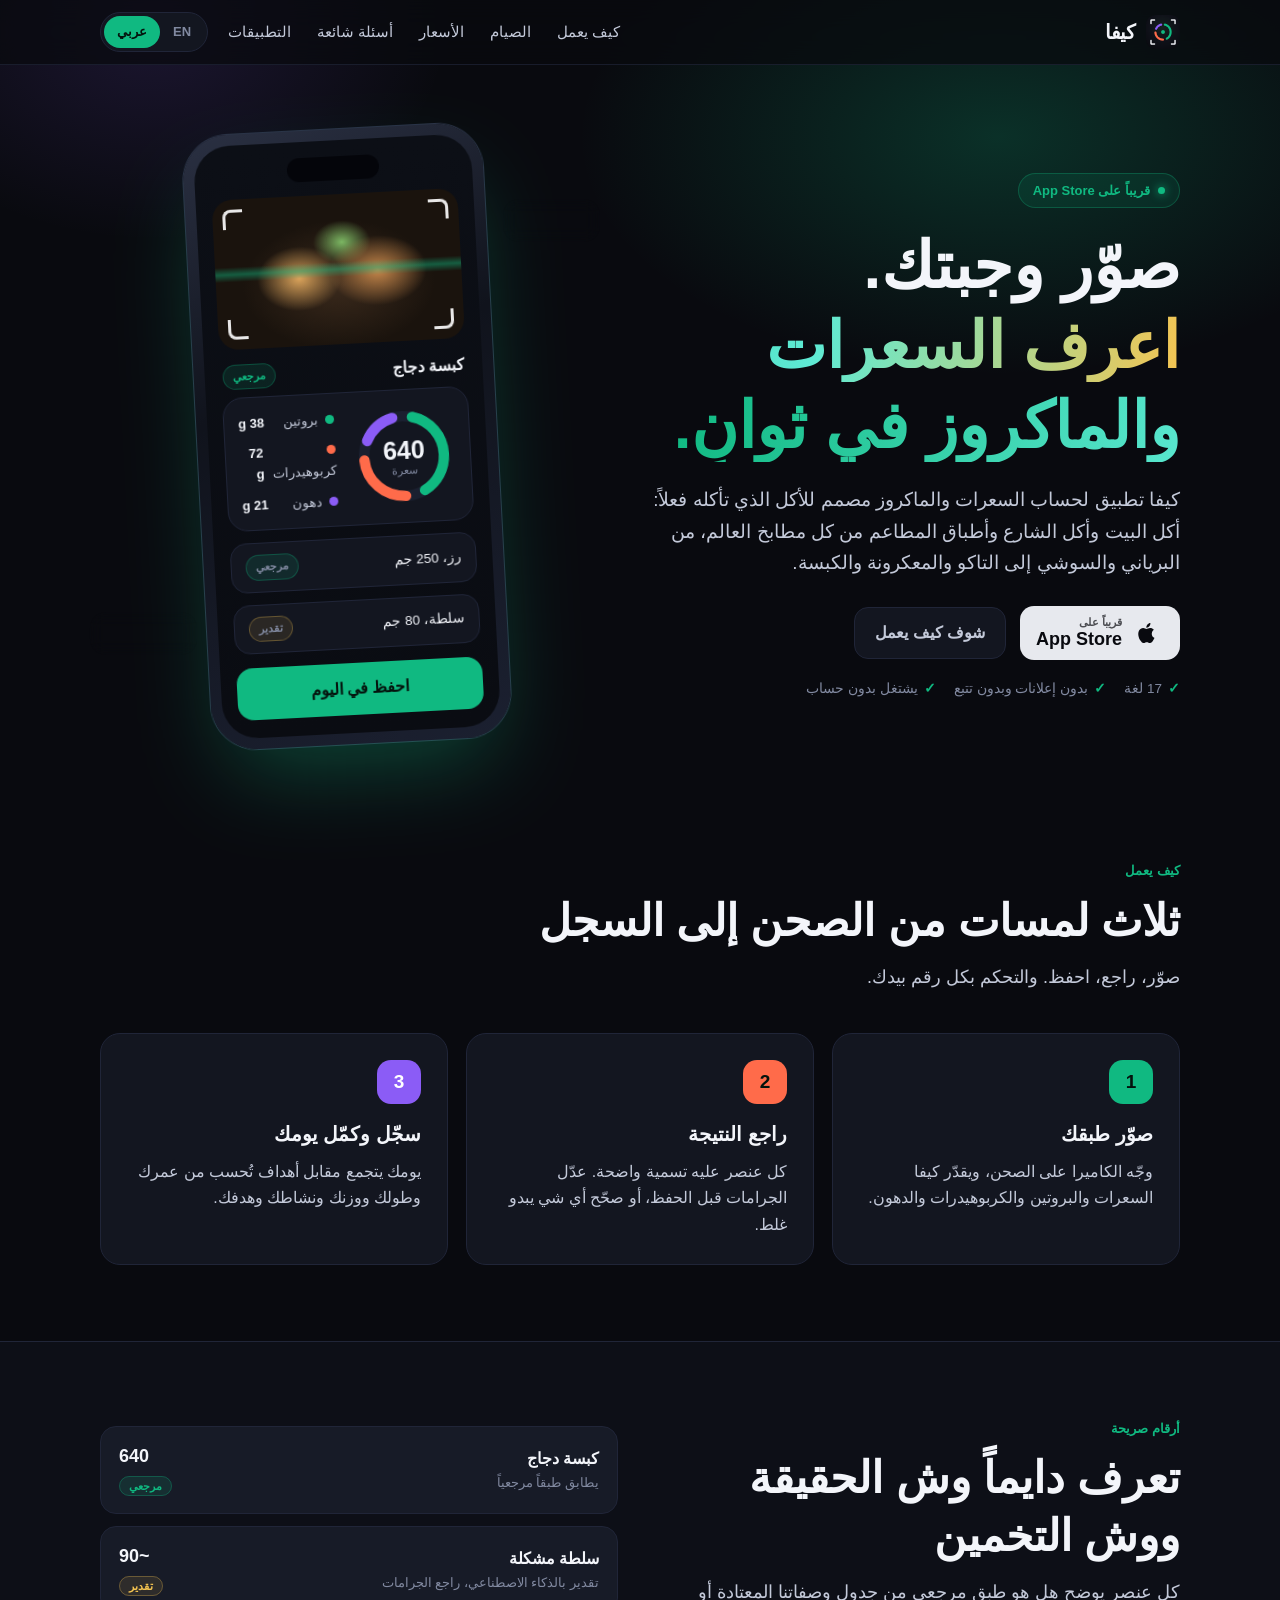
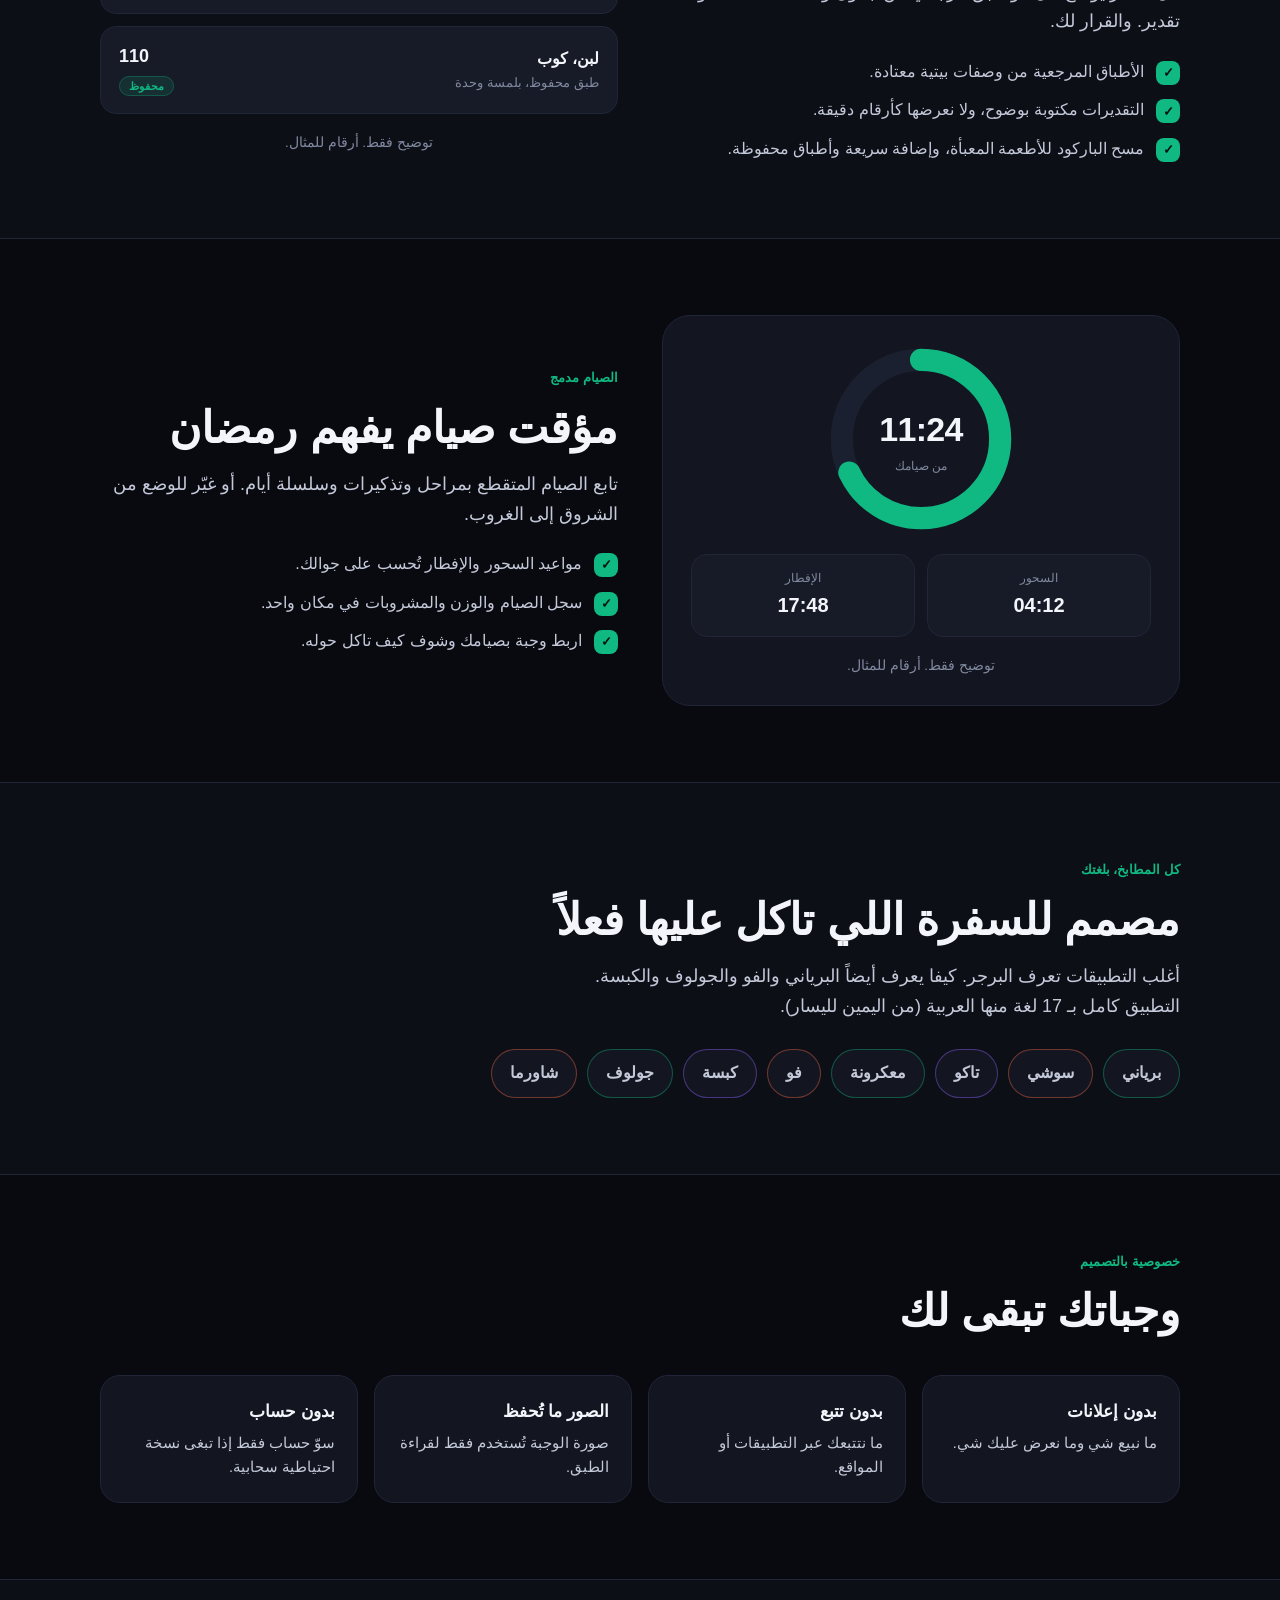
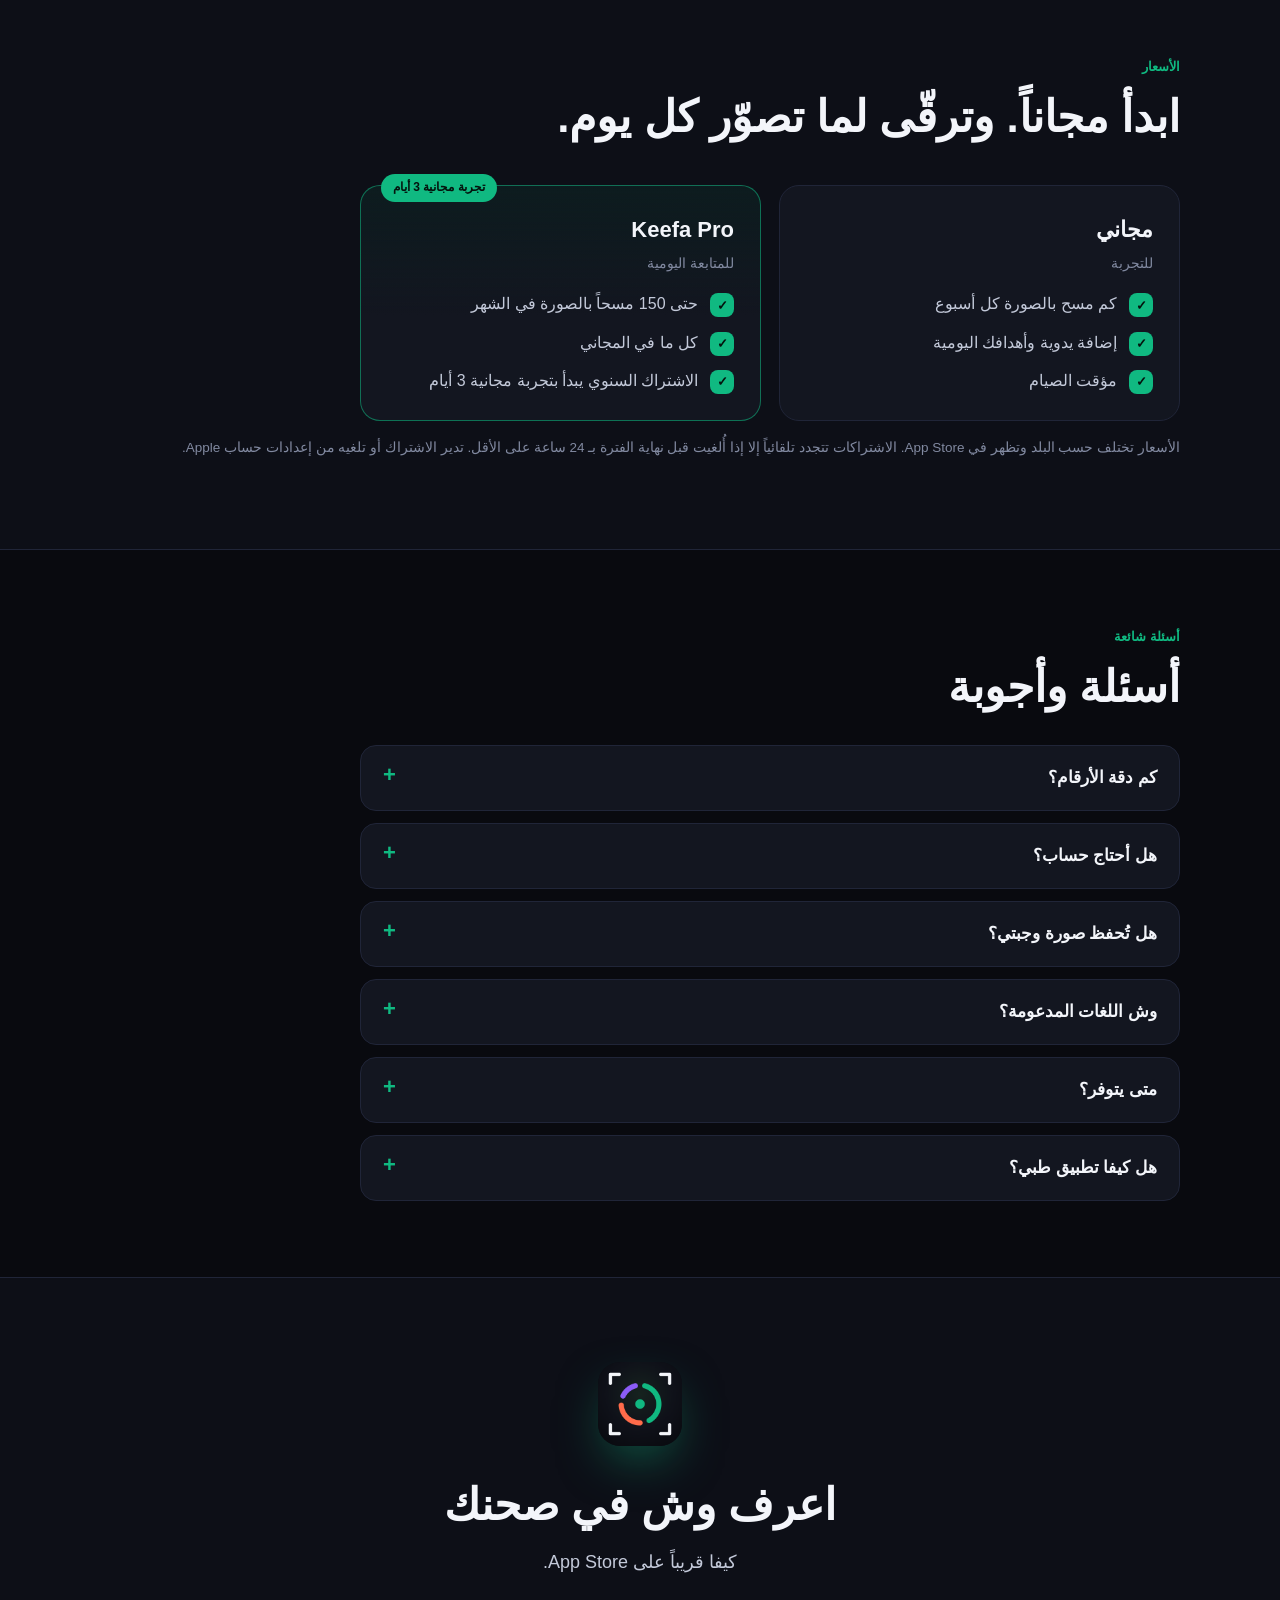
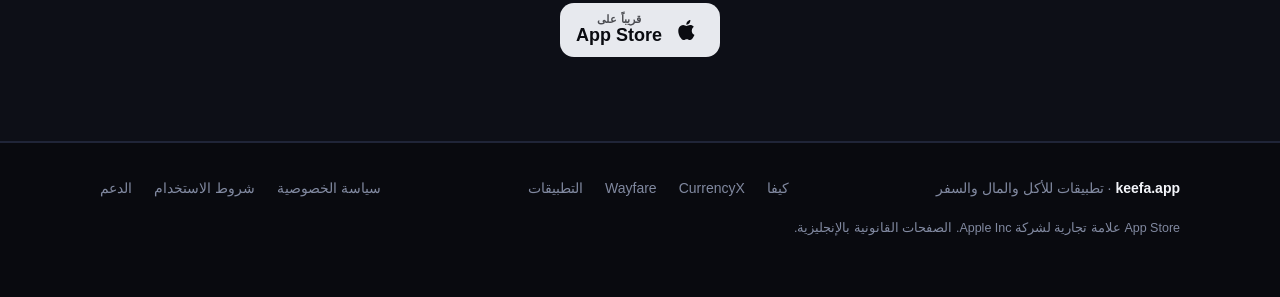
<file: ar/index.html>
<!doctype html>
<html lang="ar" dir="rtl">
<head>
<meta charset="utf-8">
<meta name="viewport" content="width=device-width, initial-scale=1">
<title>كيفا: عداد السعرات الحرارية وماسح الأكل ومؤقت الصيام للآيفون</title>
<meta name="description" content="صوّر وجبتك واعرف السعرات والماكروز في ثوانٍ. يفهم الأكل البيتي من كل مطابخ العالم، مع مؤقت صيام ووضع رمضان اختياري.">
<meta name="robots" content="index,follow,max-image-preview:large,max-snippet:-1,max-video-preview:-1">
<meta name="theme-color" content="#090A0F">
<link rel="canonical" href="https://keefa.app/ar/">
<link rel="alternate" hreflang="ar" href="https://keefa.app/ar/">
<link rel="alternate" hreflang="en" href="https://keefa.app/">
<link rel="alternate" hreflang="x-default" href="https://keefa.app/">
<meta property="og:type" content="website">
<meta property="og:site_name" content="keefa.app">
<meta property="og:title" content="كيفا: عداد السعرات الحرارية وماسح الأكل ومؤقت الصيام للآيفون">
<meta property="og:description" content="صوّر وجبتك واعرف السعرات والماكروز في ثوانٍ. يفهم الأكل البيتي من كل مطابخ العالم، مع مؤقت صيام ووضع رمضان اختياري.">
<meta property="og:url" content="https://keefa.app/ar/">
<meta property="og:image" content="https://keefa.app/assets/og-keefa.png">
<meta property="og:image:width" content="1200">
<meta property="og:image:height" content="630">
<meta property="og:locale" content="ar_AR">
<meta property="og:locale:alternate" content="en_US">
<meta name="twitter:card" content="summary_large_image">
<meta name="twitter:title" content="كيفا: عداد السعرات الحرارية وماسح الأكل ومؤقت الصيام للآيفون">
<meta name="twitter:description" content="صوّر وجبتك واعرف السعرات والماكروز في ثوانٍ. يفهم الأكل البيتي من كل مطابخ العالم، مع مؤقت صيام ووضع رمضان اختياري.">
<meta name="twitter:image" content="https://keefa.app/assets/og-keefa.png">
<meta name="apple-itunes-app" content="app-id=6833574449">
<link rel="icon" href="/assets/favicon.png" type="image/png">
<link rel="apple-touch-icon" href="/assets/icon.png">
<style>
:root {
    color-scheme: dark;
    --bg:#090A0F; --bg2:#0D0F17; --card:#131620; --card2:#171B27; --line:#202538;
    --ink:#F3F5FA; --soft:#C3C9D9; --muted:#8189A0;
    --emerald:#10B981; --emerald-d:#0B8F64; --coral:#FF6B4A; --violet:#8B5CF6; --gold:#F5C451;
    --radius:20px;
  }
  * { box-sizing:border-box; }
  html { scroll-behavior:smooth; }
  body {
    margin:0; background:var(--bg); color:var(--ink);
    font:16px/1.65 -apple-system, BlinkMacSystemFont, "Segoe UI", Roboto, "Geeza Pro", "Noto Sans Arabic", Tahoma, sans-serif;
    -webkit-font-smoothing:antialiased; overflow-x:hidden;
  }
  a { color:inherit; text-decoration:none; }
  .wrap { max-width:1120px; margin:0 auto; padding:0 20px; }

  /* background glow */
  .glow { position:absolute; inset:0 0 auto 0; height:760px; pointer-events:none; z-index:0;
    background:
      radial-gradient(600px 340px at 78% 18%, rgba(16,185,129,.22), transparent 70%),
      radial-gradient(420px 300px at 12% 4%, rgba(139,92,246,.14), transparent 70%); }

  /* header */
  header { position:sticky; top:0; z-index:20; backdrop-filter:blur(14px); -webkit-backdrop-filter:blur(14px);
    background:rgba(9,10,15,.72); border-bottom:1px solid rgba(32,37,56,.7); }
  .bar { display:flex; align-items:center; gap:20px; height:64px; }
  .brand { display:flex; align-items:center; gap:10px; font-weight:800; font-size:20px; letter-spacing:-.01em; }
  .brand img { width:34px; height:34px; border-radius:9px; }
  nav.links { margin-inline-start:auto; display:flex; gap:26px; font-size:15px; color:var(--soft); }
  nav.links a:hover { color:var(--ink); }
  .lang { display:flex; border:1px solid var(--line); border-radius:999px; padding:3px; background:var(--card); }
  .lang button { all:unset; cursor:pointer; padding:5px 13px; border-radius:999px; font-size:13px; font-weight:700; color:var(--muted); }
  .lang button[aria-pressed="true"] { background:var(--emerald); color:#04130D; }
  @media (max-width:780px) { nav.links { display:none; } .lang { margin-inline-start:auto; } }

  /* hero */
  .hero { position:relative; z-index:1; padding:64px 0 40px; }
  .hero-grid { display:grid; grid-template-columns:1.05fr .95fr; gap:40px; align-items:center; }
  .pill { display:inline-flex; align-items:center; gap:8px; font-size:13px; font-weight:700; color:var(--emerald);
    background:rgba(16,185,129,.1); border:1px solid rgba(16,185,129,.28); padding:6px 14px; border-radius:999px; }
  .pill i { width:7px; height:7px; border-radius:50%; background:var(--emerald); box-shadow:0 0 10px var(--emerald); }
  h1 { font-size:clamp(38px,6vw,64px); line-height:1.06; letter-spacing:-.03em; margin:18px 0 18px; font-weight:800; }
  h1 em { font-style:normal; background:linear-gradient(100deg,var(--emerald),#5EEAD4 60%,var(--gold)); -webkit-background-clip:text; background-clip:text; color:transparent; }
  html[dir="rtl"] h1 { letter-spacing:0; line-height:1.25; }
  .lead { font-size:19px; color:var(--soft); max-width:30em; margin:0 0 28px; }
  .cta { display:flex; flex-wrap:wrap; gap:14px; align-items:center; }
  .store { display:inline-flex; align-items:center; gap:12px; background:var(--ink); color:#0A0B10; border-radius:14px; padding:10px 20px 10px 16px; font-weight:700; cursor:default; opacity:.95; }
  .store svg { width:26px; height:26px; }
  .store small { display:block; font-size:11px; font-weight:600; opacity:.7; line-height:1.1; }
  .store b { display:block; font-size:18px; line-height:1.2; }
  .ghost { padding:12px 20px; border-radius:14px; border:1px solid var(--line); color:var(--soft); font-weight:600; background:var(--card); }
  .ghost:hover { border-color:var(--emerald); color:var(--ink); }
  .micro { margin-top:18px; font-size:13.5px; color:var(--muted); display:flex; flex-wrap:wrap; gap:6px 18px; }
  .micro span::before { content:"✓"; color:var(--emerald); margin-inline-end:6px; font-weight:800; }

  /* phone */
  .phone-wrap { position:relative; display:flex; justify-content:center; }
  .phone { width:300px; border-radius:46px; padding:11px; background:linear-gradient(160deg,#2A3042,#10131C 40%,#1B2030); box-shadow:0 40px 90px -20px rgba(16,185,129,.35), 0 0 0 1px #2B3146; transform:rotate(3deg); }
  html[dir="rtl"] .phone { transform:rotate(-3deg); }
  .screen { border-radius:36px; background:linear-gradient(180deg,#0C0F16,#0A0C12); padding:16px 16px 18px; min-height:560px; position:relative; overflow:hidden; }
  .notch { width:92px; height:24px; background:#04050A; border-radius:14px; margin:0 auto 14px; }
  .scan { position:relative; height:150px; border-radius:20px; overflow:hidden;
    background:
      radial-gradient(60px 46px at 34% 55%, #D9A25A, transparent 70%),
      radial-gradient(70px 50px at 66% 52%, #C6874A, transparent 70%),
      radial-gradient(40px 30px at 52% 32%, #7BB662, transparent 72%),
      radial-gradient(120px 80px at 50% 60%, #3B2A1C, #1A130D 80%); }
  .scan::after { content:""; position:absolute; inset:0; background:linear-gradient(180deg,transparent 45%,rgba(16,185,129,.45) 50%,transparent 55%); animation:sweep 3.2s ease-in-out infinite; }
  @keyframes sweep { 0%{transform:translateY(-60%)} 100%{transform:translateY(60%)} }
  .corner { position:absolute; width:20px; height:20px; border:3px solid #fff; opacity:.9; z-index:2; }
  .c1{top:10px;left:10px;border-right:0;border-bottom:0;border-radius:8px 0 0 0}
  .c2{top:10px;right:10px;border-left:0;border-bottom:0;border-radius:0 8px 0 0}
  .c3{bottom:10px;left:10px;border-right:0;border-top:0;border-radius:0 0 0 8px}
  .c4{bottom:10px;right:10px;border-left:0;border-top:0;border-radius:0 0 8px 0}
  .dish { display:flex; justify-content:space-between; align-items:center; margin:14px 2px 8px; font-weight:700; font-size:16px; }
  .tag { font-size:10.5px; font-weight:700; padding:3px 9px; border-radius:999px; }
  .tag.ref { color:var(--emerald); background:rgba(16,185,129,.12); border:1px solid rgba(16,185,129,.3); }
  .tag.est { color:var(--gold); background:rgba(245,196,81,.1); border:1px solid rgba(245,196,81,.3); }
  .ringrow { display:flex; align-items:center; gap:16px; background:var(--card); border:1px solid var(--line); border-radius:20px; padding:14px; }
  .ring { position:relative; width:104px; height:104px; flex:none; }
  .ring svg { width:100%; height:100%; transform:rotate(-90deg); }
  .ring circle { fill:none; stroke-width:12; stroke-linecap:round; }
  .ring .num { position:absolute; inset:0; display:flex; flex-direction:column; align-items:center; justify-content:center; line-height:1.1; }
  .ring .num b { font-size:25px; } .ring .num small { font-size:11px; color:var(--muted); }
  .macros { flex:1; display:grid; gap:9px; font-size:13px; }
  .macro { display:flex; justify-content:space-between; align-items:center; color:var(--soft); }
  .macro i { width:9px; height:9px; border-radius:50%; display:inline-block; margin-inline-end:7px; }
  .macro b { color:var(--ink); }
  .item { margin-top:12px; display:flex; justify-content:space-between; align-items:center; background:var(--card); border:1px solid var(--line); border-radius:16px; padding:11px 14px; font-size:13.5px; }
  .item span:last-child { color:var(--muted); }
  .savebtn { margin-top:14px; text-align:center; background:var(--emerald); color:#04130D; font-weight:800; border-radius:16px; padding:13px; }
  .eg { position:absolute; bottom:6px; right:6px; left:6px; text-align:center; font-size:10px; color:var(--muted); }
  .float { position:absolute; background:rgba(19,22,32,.92); border:1px solid var(--line); border-radius:16px; padding:10px 14px; font-size:12.5px; font-weight:700; box-shadow:0 18px 40px -14px rgba(0,0,0,.6); backdrop-filter:blur(8px); }
  .f1 { top:70px; inset-inline-start:-6px; color:var(--emerald); }
  .f2 { bottom:90px; inset-inline-end:-10px; color:var(--gold); }
  @media (max-width:900px) {
    .hero-grid { grid-template-columns:1fr; } .phone-wrap { margin-top:24px; }
    .f1 { inset-inline-start:2%; } .f2 { inset-inline-end:2%; }
  }

  /* sections */
  section { position:relative; z-index:1; padding:76px 0; }
  .alt { background:var(--bg2); border-block:1px solid var(--line); }
  .eyebrow { color:var(--emerald); font-weight:800; font-size:13px; letter-spacing:.12em; text-transform:uppercase; }
  html[dir="rtl"] .eyebrow { letter-spacing:0; }
  h2 { font-size:clamp(30px,4.2vw,44px); line-height:1.12; letter-spacing:-.025em; margin:10px 0 14px; font-weight:800; }
  html[dir="rtl"] h2 { letter-spacing:0; line-height:1.3; }
  .sub { color:var(--soft); font-size:18px; max-width:34em; margin:0; }
  .grid3 { display:grid; grid-template-columns:repeat(3,1fr); gap:18px; margin-top:40px; }
  .card { background:var(--card); border:1px solid var(--line); border-radius:var(--radius); padding:26px; }
  .card h3 { margin:14px 0 8px; font-size:20px; }
  .card p { margin:0; color:var(--soft); }
  .step { width:44px; height:44px; border-radius:14px; display:grid; place-items:center; font-weight:800; font-size:19px; color:#04130D; background:var(--emerald); }
  .card:nth-child(2) .step { background:var(--coral); } .card:nth-child(3) .step { background:var(--violet); color:#fff; }
  @media (max-width:860px) { .grid3 { grid-template-columns:1fr; } }

  .split { display:grid; grid-template-columns:1fr 1fr; gap:44px; align-items:center; }
  @media (max-width:860px) { .split { grid-template-columns:1fr; } }
  .checks { list-style:none; padding:0; margin:22px 0 0; display:grid; gap:12px; }
  .checks li { display:flex; gap:12px; color:var(--soft); }
  .checks li::before { content:"✓"; flex:none; width:24px; height:24px; border-radius:8px; display:grid; place-items:center; font-size:13px; font-weight:800; color:#04130D; background:var(--emerald); margin-top:2px; }

  .honest { display:grid; gap:12px; }
  .row { display:flex; align-items:center; justify-content:space-between; gap:12px; background:var(--card2); border:1px solid var(--line); border-radius:16px; padding:15px 18px; }
  .row b { font-size:16px; } .row small { display:block; color:var(--muted); font-size:13px; }
  .row .kc { font-weight:800; font-size:18px; }
  .edit { text-align:center; color:var(--muted); font-size:13.5px; padding:6px 0 0; }

  .fast { background:var(--card); border:1px solid var(--line); border-radius:28px; padding:28px; }
  .fastring { width:190px; height:190px; margin:0 auto 20px; position:relative; }
  .fastring svg { width:100%; height:100%; transform:rotate(-90deg); }
  .fastring circle { fill:none; stroke-width:14; stroke-linecap:round; }
  .fastring .mid { position:absolute; inset:0; display:flex; flex-direction:column; align-items:center; justify-content:center; }
  .fastring .mid b { font-size:34px; letter-spacing:-.02em; } .fastring .mid small { color:var(--muted); font-size:12px; }
  .times { display:grid; grid-template-columns:1fr 1fr; gap:12px; }
  .times div { background:var(--card2); border:1px solid var(--line); border-radius:16px; padding:14px; text-align:center; }
  .times small { display:block; color:var(--muted); font-size:12px; } .times b { font-size:20px; }

  .dishes { display:flex; flex-wrap:wrap; gap:10px; margin-top:28px; }
  .dishes span { padding:10px 18px; border-radius:999px; background:var(--card); border:1px solid var(--line); font-weight:700; color:var(--soft); }
  .dishes span:nth-child(3n+1) { border-color:rgba(16,185,129,.4); }
  .dishes span:nth-child(3n+2) { border-color:rgba(255,107,74,.4); }
  .dishes span:nth-child(3n) { border-color:rgba(139,92,246,.45); }

  .priv { display:grid; grid-template-columns:repeat(4,1fr); gap:16px; margin-top:36px; }
  .priv .card { padding:22px; } .priv .card h3 { font-size:17px; margin:0 0 6px; }
  .priv .card p { font-size:14.5px; }
  @media (max-width:900px) { .priv { grid-template-columns:1fr 1fr; } }
  @media (max-width:520px) { .priv { grid-template-columns:1fr; } }

  .plans { display:grid; grid-template-columns:1fr 1fr; gap:18px; margin-top:40px; max-width:820px; }
  @media (max-width:700px) { .plans { grid-template-columns:1fr; } }
  .plan h3 { margin:0 0 4px; font-size:22px; } .plan .tagline { color:var(--muted); font-size:14px; margin-bottom:16px; }
  .plan.pro { border-color:rgba(16,185,129,.55); background:linear-gradient(180deg,rgba(16,185,129,.08),var(--card) 55%); position:relative; }
  .plan .badge { position:absolute; top:-12px; inset-inline-end:20px; background:var(--emerald); color:#04130D; font-size:12px; font-weight:800; padding:4px 12px; border-radius:999px; }
  .plan .checks { margin-top:0; }
  .note { color:var(--muted); font-size:13.5px; margin-top:16px; }

  details { background:var(--card); border:1px solid var(--line); border-radius:16px; padding:0 22px; margin-top:12px; }
  summary { cursor:pointer; padding:18px 0; font-weight:700; font-size:17px; list-style:none; display:flex; justify-content:space-between; gap:14px; }
  summary::-webkit-details-marker { display:none; }
  summary::after { content:"+"; color:var(--emerald); font-size:22px; line-height:1; }
  details[open] summary::after { content:"–"; }
  details p { margin:0 0 18px; color:var(--soft); }
  .faq { max-width:820px; margin-top:30px; }

  .final { text-align:center; padding:84px 0; }
  .final img { width:84px; height:84px; border-radius:22px; box-shadow:0 20px 50px -12px rgba(16,185,129,.5); }
  .final h2 { margin-top:22px; } .final .sub { margin:0 auto 26px; }
  .final .cta { justify-content:center; }

  footer { border-top:1px solid var(--line); padding:34px 0 46px; color:var(--muted); font-size:14px; }
  footer .cols { display:flex; flex-wrap:wrap; gap:18px 30px; align-items:center; justify-content:space-between; }
  footer nav { display:flex; flex-wrap:wrap; gap:8px 22px; }
  footer a:hover { color:var(--emerald); }
  .disc { margin-top:18px; font-size:12.5px; max-width:70em; }

  .reveal { opacity:0; transform:translateY(18px); transition:opacity .6s ease, transform .6s ease; }
  .reveal.in { opacity:1; transform:none; }
  @media (prefers-reduced-motion:reduce) { .reveal { opacity:1; transform:none; transition:none; } .scan::after { animation:none; } html { scroll-behavior:auto; } }

/* ---- multi-page additions ---- */
.skip{position:absolute;inset-inline-start:-999px;top:8px;background:var(--emerald);color:#04130D;padding:8px 14px;border-radius:10px;font-weight:800;z-index:50}
.skip:focus{inset-inline-start:12px}
.lang a{padding:5px 13px;border-radius:999px;font-size:13px;font-weight:700;color:var(--muted);display:block}
.lang a[aria-current="true"]{background:var(--emerald);color:#04130D}
.brand .dot{width:9px;height:9px;border-radius:50%;background:var(--emerald);box-shadow:0 0 10px var(--emerald)}
.acc{--accent:var(--emerald)}
.page-head{position:relative;z-index:1;padding:64px 0 28px}
.page-head h1{margin-top:14px}
.apps{display:grid;grid-template-columns:repeat(3,1fr);gap:18px;margin-top:36px}
@media (max-width:900px){.apps{grid-template-columns:1fr}}
.appcard{display:flex;flex-direction:column;gap:14px;background:var(--card);border:1px solid var(--line);border-radius:24px;padding:26px;transition:transform .2s,border-color .2s}
.appcard:hover{transform:translateY(-3px);border-color:var(--accent)}
.appcard img{width:68px;height:68px;border-radius:17px}
.appcard h2,.appcard h3{margin:0;font-size:22px;letter-spacing:-.01em}
.appcard .st{color:var(--muted);font-size:14px;margin:-8px 0 0}
.appcard p{margin:0;color:var(--soft);font-size:15.5px}
.appcard .go{margin-top:auto;color:var(--accent);font-weight:800}
.status{align-self:flex-start;font-size:12px;font-weight:800;padding:4px 12px;border-radius:999px;border:1px solid var(--line);color:var(--muted)}
.status.live{color:var(--emerald);border-color:rgba(16,185,129,.4);background:rgba(16,185,129,.08)}
.status.soon{color:var(--gold);border-color:rgba(245,196,81,.4);background:rgba(245,196,81,.08)}
.apphero{display:grid;grid-template-columns:auto 1fr;gap:28px;align-items:center}
@media (max-width:640px){.apphero{grid-template-columns:1fr}}
.apphero img{width:132px;height:132px;border-radius:32px;box-shadow:0 24px 60px -14px var(--accent)}
.feat{display:grid;grid-template-columns:repeat(3,1fr);gap:16px;margin-top:34px}
@media (max-width:900px){.feat{grid-template-columns:1fr 1fr}} @media (max-width:560px){.feat{grid-template-columns:1fr}}
.feat .card{padding:22px} .feat .card h3{font-size:17px;margin:0 0 6px} .feat .card p{font-size:14.5px}
.crumbs{font-size:13.5px;color:var(--muted)} .crumbs a:hover{color:var(--emerald)}
.fine{color:var(--muted);font-size:13px;margin-top:14px;max-width:60em}
.links-row{display:flex;flex-wrap:wrap;gap:10px 22px;margin-top:22px;font-weight:700}
.links-row a{color:var(--accent)} .links-row a:hover{text-decoration:underline}
.more{margin-top:26px}

</style>
<script type="application/ld+json">{"@context": "https://schema.org", "@graph": [{"@type": "WebSite", "@id": "https://keefa.app/#site", "url": "https://keefa.app/", "name": "keefa.app", "inLanguage": ["en", "ar"]}, {"@type": "MobileApplication", "@id": "https://keefa.app/ar/#app", "name": "Keefa", "alternateName": ["Keefa: Calorie Counter", "كيفا"], "operatingSystem": "iOS", "applicationCategory": "HealthApplication", "description": "صوّر وجبتك واعرف السعرات والماكروز في ثوانٍ. يفهم الأكل البيتي من كل مطابخ العالم، مع مؤقت صيام ووضع رمضان اختياري.", "inLanguage": ["en", "ar", "fr", "es", "pt", "de", "it", "tr", "id", "ru", "ja", "ko", "hi", "vi", "th", "pl", "nl"], "image": "https://keefa.app/assets/icon.png", "url": "https://keefa.app/ar/", "offers": {"@type": "Offer", "price": "0", "priceCurrency": "USD"}, "availableOnDevice": "iPhone", "keywords": "calorie counter, macro tracker, food scanner, barcode scanner, meal photo, intermittent fasting, keto, Ramadan"}, {"@type": "FAQPage", "mainEntity": [{"@type": "Question", "name": "كم دقة الأرقام؟", "acceptedAnswer": {"@type": "Answer", "text": "الأطباق المرجعية من جدول وصفات معتادة. وأي شي غيرها تقدير ومكتوب أنه تقدير. الحصص تختلف، فراجع الجرامات قبل الحفظ."}}, {"@type": "Question", "name": "هل أحتاج حساب؟", "acceptedAnswer": {"@type": "Answer", "text": "لا. تقدر تستخدم كيفا بدون حساب. سوّ حساب فقط إذا تبغى نسخة احتياطية سحابية من ملفك ووجباتك وسجل صيامك."}}, {"@type": "Question", "name": "هل تُحفظ صورة وجبتي؟", "acceptedAnswer": {"@type": "Answer", "text": "لا. الصورة تُستخدم فقط لقراءة الطبق. ومسح الباركود يرسل الرقم فقط إلى قاعدة بيانات Open Food Facts. اقرأ سياسة الخصوصية للتفاصيل الكاملة."}}, {"@type": "Question", "name": "وش اللغات المدعومة؟", "acceptedAnswer": {"@type": "Answer", "text": "العربية (من اليمين لليسار) والإنجليزية والفرنسية والإسبانية والبرتغالية والألمانية والإيطالية والتركية والإندونيسية والروسية واليابانية والكورية والهندية والفيتنامية والتايلاندية والبولندية والهولندية."}}, {"@type": "Question", "name": "متى يتوفر؟", "acceptedAnswer": {"@type": "Answer", "text": "كيفا قريباً على App Store للآيفون. تابعنا هنا لرابط التحميل."}}, {"@type": "Question", "name": "هل كيفا تطبيق طبي؟", "acceptedAnswer": {"@type": "Answer", "text": "لا. كيفا يعطي تقديرات للمعلومات العامة وليس جهازاً طبياً. استشر طبيبك قبل ما تغيّر طريقة أكلك أو صيامك."}}]}]}</script>
</head>
<body>
<div class="glow"></div>
<a class="skip" href="#main">انتقل للمحتوى</a>
<header><div class="wrap bar"><a class="brand" href="/ar/"><img src="/assets/icon.png" alt="" width="34" height="34"><span>كيفا</span></a><nav class="links" aria-label="Main"><a href="#how">كيف يعمل</a><a href="#fasting">الصيام</a><a href="#pricing">الأسعار</a><a href="#faq">أسئلة شائعة</a><a href="/ar/apps/">التطبيقات</a></nav><div class="lang" role="group" aria-label="Language"><a href="/" hreflang="en" lang="en" aria-current="false">EN</a><a href="/ar/" hreflang="ar" lang="ar" aria-current="true">عربي</a></div></div></header>
<main id="main">
<!-- HERO -->
<div class="hero">
  <div class="wrap hero-grid">
    <div>
      <span class="pill"><i></i><span>قريباً على App Store</span></span>
      <h1><span>صوّر وجبتك.</span><br><em>اعرف السعرات والماكروز في ثوانٍ.</em></h1>
      <p class="lead">كيفا تطبيق لحساب السعرات والماكروز مصمم للأكل الذي تأكله فعلاً: أكل البيت وأكل الشارع وأطباق المطاعم من كل مطابخ العالم، من البرياني والسوشي إلى التاكو والمعكرونة والكبسة.</p>
      <div class="cta">
        <span class="store" aria-label="App Store, coming soon">
          <svg viewBox="0 0 24 24" fill="currentColor" aria-hidden="true"><path d="M16.4 12.6c0-2.3 1.9-3.4 2-3.5-1.1-1.6-2.8-1.8-3.4-1.8-1.4-.1-2.8.9-3.5.9-.7 0-1.8-.8-3-.8-1.5 0-3 .9-3.8 2.3-1.6 2.8-.4 7 1.2 9.3.8 1.1 1.7 2.4 2.9 2.3 1.2 0 1.6-.7 3-.7s1.8.7 3 .7c1.3 0 2.1-1.1 2.8-2.3.9-1.3 1.3-2.5 1.3-2.6-.1 0-2.5-1-2.5-3.8zM14.2 5.8c.6-.8 1.1-1.9.9-3-.9 0-2.1.6-2.7 1.4-.6.7-1.1 1.8-1 2.9 1.1.1 2.1-.5 2.8-1.3z"/></svg>
          <span><small>قريباً على</small><b>App Store</b></span>
        </span>
        <a class="ghost" href="#how">شوف كيف يعمل</a>
      </div>
      <div class="micro">
        <span>17 لغة</span>
        <span>بدون إعلانات وبدون تتبع</span>
        <span>يشتغل بدون حساب</span>
      </div>
    </div>

    <div class="phone-wrap">
      <div class="float f1">طبق مرجعي</div>
      <div class="float f2">عدّل الجرامات</div>
      <div class="phone"><div class="screen">
        <div class="notch"></div>
        <div class="scan"><i class="corner c1"></i><i class="corner c2"></i><i class="corner c3"></i><i class="corner c4"></i></div>
        <div class="dish"><span>كبسة دجاج</span><span class="tag ref">مرجعي</span></div>
        <div class="ringrow">
          <div class="ring">
            <svg viewBox="0 0 120 120">
              <circle cx="60" cy="60" r="46" stroke="#1B2030" />
              <circle cx="60" cy="60" r="46" stroke="#10B981" pathLength="100" stroke-dasharray="38 100" stroke-dashoffset="-4"/>
              <circle cx="60" cy="60" r="46" stroke="#FF6B4A" pathLength="100" stroke-dasharray="24 100" stroke-dashoffset="-50"/>
              <circle cx="60" cy="60" r="46" stroke="#8B5CF6" pathLength="100" stroke-dasharray="14 100" stroke-dashoffset="-82"/>
            </svg>
            <div class="num"><b>640</b><small>سعرة</small></div>
          </div>
          <div class="macros">
            <div class="macro"><span><i style="background:#10B981"></i><span>بروتين</span></span><b>38 g</b></div>
            <div class="macro"><span><i style="background:#FF6B4A"></i><span>كربوهيدرات</span></span><b>72 g</b></div>
            <div class="macro"><span><i style="background:#8B5CF6"></i><span>دهون</span></span><b>21 g</b></div>
          </div>
        </div>
        <div class="item"><span>رز، 250 جم</span><span class="tag ref">مرجعي</span></div>
        <div class="item"><span>سلطة، 80 جم</span><span class="tag est">تقدير</span></div>
        <div class="savebtn">احفظ في اليوم</div>
        <div class="eg">توضيح فقط. أرقام للمثال.</div>
      </div></div>
    </div>
  </div>
</div>

<!-- HOW -->
<section id="how">
  <div class="wrap">
    <div class="eyebrow">كيف يعمل</div>
    <h2>ثلاث لمسات من الصحن إلى السجل</h2>
    <p class="sub">صوّر، راجع، احفظ. والتحكم بكل رقم بيدك.</p>
    <div class="grid3">
      <div class="card reveal"><div class="step">1</div><h3>صوّر طبقك</h3><p>وجّه الكاميرا على الصحن، ويقدّر كيفا السعرات والبروتين والكربوهيدرات والدهون.</p></div>
      <div class="card reveal"><div class="step">2</div><h3>راجع النتيجة</h3><p>كل عنصر عليه تسمية واضحة. عدّل الجرامات قبل الحفظ، أو صحّح أي شي يبدو غلط.</p></div>
      <div class="card reveal"><div class="step">3</div><h3>سجّل وكمّل يومك</h3><p>يومك يتجمع مقابل أهداف تُحسب من عمرك وطولك ووزنك ونشاطك وهدفك.</p></div>
    </div>
  </div>
</section>

<!-- HONEST NUMBERS -->
<section class="alt">
  <div class="wrap split">
    <div class="reveal">
      <div class="eyebrow">أرقام صريحة</div>
      <h2>تعرف دايماً وش الحقيقة ووش التخمين</h2>
      <p class="sub">كل عنصر يوضح هل هو طبق مرجعي من جدول وصفاتنا المعتادة أو تقدير. والقرار لك.</p>
      <ul class="checks">
        <li>الأطباق المرجعية من وصفات بيتية معتادة.</li>
        <li>التقديرات مكتوبة بوضوح، ولا نعرضها كأرقام دقيقة.</li>
        <li>مسح الباركود للأطعمة المعبأة، وإضافة سريعة وأطباق محفوظة.</li>
      </ul>
    </div>
    <div class="honest reveal">
      <div class="row"><div><b>كبسة دجاج</b><small>يطابق طبقاً مرجعياً</small></div><div style="text-align:end"><div class="kc">640</div><span class="tag ref">مرجعي</span></div></div>
      <div class="row"><div><b>سلطة مشكلة</b><small>تقدير بالذكاء الاصطناعي، راجع الجرامات</small></div><div style="text-align:end"><div class="kc">~90</div><span class="tag est">تقدير</span></div></div>
      <div class="row"><div><b>لبن، كوب</b><small>طبق محفوظ، بلمسة وحدة</small></div><div style="text-align:end"><div class="kc">110</div><span class="tag ref">محفوظ</span></div></div>
      <div class="edit">توضيح فقط. أرقام للمثال.</div>
    </div>
  </div>
</section>

<!-- FASTING -->
<section id="fasting">
  <div class="wrap split">
    <div class="fast reveal">
      <div class="fastring">
        <svg viewBox="0 0 120 120">
          <circle cx="60" cy="60" r="50" stroke="#1B2030"/>
          <circle cx="60" cy="60" r="50" stroke="#10B981" pathLength="100" stroke-dasharray="68 100"/>
        </svg>
        <div class="mid"><b>11:24</b><small>من صيامك</small></div>
      </div>
      <div class="times">
        <div><small>السحور</small><b>04:12</b></div>
        <div><small>الإفطار</small><b>17:48</b></div>
      </div>
      <div class="edit" style="margin-top:12px">توضيح فقط. أرقام للمثال.</div>
    </div>
    <div class="reveal">
      <div class="eyebrow">الصيام مدمج</div>
      <h2>مؤقت صيام يفهم رمضان</h2>
      <p class="sub">تابع الصيام المتقطع بمراحل وتذكيرات وسلسلة أيام. أو غيّر للوضع من الشروق إلى الغروب.</p>
      <ul class="checks">
        <li>مواعيد السحور والإفطار تُحسب على جوالك.</li>
        <li>سجل الصيام والوزن والمشروبات في مكان واحد.</li>
        <li>اربط وجبة بصيامك وشوف كيف تاكل حوله.</li>
      </ul>
    </div>
  </div>
</section>

<!-- FOOD + LANGUAGES -->
<section class="alt">
  <div class="wrap">
    <div class="eyebrow">كل المطابخ، بلغتك</div>
    <h2>مصمم للسفرة اللي تاكل عليها فعلاً</h2>
    <p class="sub">أغلب التطبيقات تعرف البرجر. كيفا يعرف أيضاً البرياني والفو والجولوف والكبسة. التطبيق كامل بـ 17 لغة منها العربية (من اليمين لليسار).</p>
    <div class="dishes reveal">
      <span>برياني</span><span>سوشي</span><span>تاكو</span><span>معكرونة</span><span>فو</span><span>كبسة</span><span>جولوف</span><span>شاورما</span>
    </div>
  </div>
</section>

<!-- PRIVACY -->
<section>
  <div class="wrap">
    <div class="eyebrow">خصوصية بالتصميم</div>
    <h2>وجباتك تبقى لك</h2>
    <div class="priv">
      <div class="card reveal"><h3>بدون إعلانات</h3><p>ما نبيع شي وما نعرض عليك شي.</p></div>
      <div class="card reveal"><h3>بدون تتبع</h3><p>ما نتتبعك عبر التطبيقات أو المواقع.</p></div>
      <div class="card reveal"><h3>الصور ما تُحفظ</h3><p>صورة الوجبة تُستخدم فقط لقراءة الطبق.</p></div>
      <div class="card reveal"><h3>بدون حساب</h3><p>سوّ حساب فقط إذا تبغى نسخة احتياطية سحابية.</p></div>
    </div>
  </div>
</section>

<!-- PRICING -->
<section id="pricing" class="alt">
  <div class="wrap">
    <div class="eyebrow">الأسعار</div>
    <h2>ابدأ مجاناً. وترقّى لما تصوّر كل يوم.</h2>
    <div class="plans">
      <div class="card plan reveal">
        <h3>مجاني</h3><div class="tagline">للتجربة</div>
        <ul class="checks">
          <li>كم مسح بالصورة كل أسبوع</li>
          <li>إضافة يدوية وأهدافك اليومية</li>
          <li>مؤقت الصيام</li>
        </ul>
      </div>
      <div class="card plan pro reveal">
        <span class="badge">تجربة مجانية 3 أيام</span>
        <h3>Keefa Pro</h3><div class="tagline">للمتابعة اليومية</div>
        <ul class="checks">
          <li>حتى 150 مسحاً بالصورة في الشهر</li>
          <li>كل ما في المجاني</li>
          <li>الاشتراك السنوي يبدأ بتجربة مجانية 3 أيام</li>
        </ul>
      </div>
    </div>
    <p class="note">الأسعار تختلف حسب البلد وتظهر في App Store. الاشتراكات تتجدد تلقائياً إلا إذا أُلغيت قبل نهاية الفترة بـ 24 ساعة على الأقل. تدير الاشتراك أو تلغيه من إعدادات حساب Apple.</p>
  </div>
</section>

<!-- FAQ -->
<section id="faq">
  <div class="wrap">
    <div class="eyebrow">أسئلة شائعة</div>
    <h2>أسئلة وأجوبة</h2>
    <div class="faq">
      <details><summary>كم دقة الأرقام؟</summary><p>الأطباق المرجعية من جدول وصفات معتادة. وأي شي غيرها تقدير ومكتوب أنه تقدير. الحصص تختلف، فراجع الجرامات قبل الحفظ.</p></details>
      <details><summary>هل أحتاج حساب؟</summary><p>لا. تقدر تستخدم كيفا بدون حساب. سوّ حساب فقط إذا تبغى نسخة احتياطية سحابية من ملفك ووجباتك وسجل صيامك.</p></details>
      <details><summary>هل تُحفظ صورة وجبتي؟</summary><p>لا. الصورة تُستخدم فقط لقراءة الطبق. ومسح الباركود يرسل الرقم فقط إلى قاعدة بيانات Open Food Facts. اقرأ سياسة الخصوصية للتفاصيل الكاملة.</p></details>
      <details><summary>وش اللغات المدعومة؟</summary><p>العربية (من اليمين لليسار) والإنجليزية والفرنسية والإسبانية والبرتغالية والألمانية والإيطالية والتركية والإندونيسية والروسية واليابانية والكورية والهندية والفيتنامية والتايلاندية والبولندية والهولندية.</p></details>
      <details><summary>متى يتوفر؟</summary><p>كيفا قريباً على App Store للآيفون. تابعنا هنا لرابط التحميل.</p></details>
      <details><summary>هل كيفا تطبيق طبي؟</summary><p>لا. كيفا يعطي تقديرات للمعلومات العامة وليس جهازاً طبياً. استشر طبيبك قبل ما تغيّر طريقة أكلك أو صيامك.</p></details>
    </div>
  </div>
</section>

<!-- FINAL -->
<section class="final alt">
  <div class="wrap">
    <img src="/assets/icon.png" alt="" width="84" height="84">
    <h2>اعرف وش في صحنك</h2>
    <p class="sub">كيفا قريباً على App Store.</p>
    <div class="cta"><span class="store"><svg viewBox="0 0 24 24" fill="currentColor" aria-hidden="true"><path d="M16.4 12.6c0-2.3 1.9-3.4 2-3.5-1.1-1.6-2.8-1.8-3.4-1.8-1.4-.1-2.8.9-3.5.9-.7 0-1.8-.8-3-.8-1.5 0-3 .9-3.8 2.3-1.6 2.8-.4 7 1.2 9.3.8 1.1 1.7 2.4 2.9 2.3 1.2 0 1.6-.7 3-.7s1.8.7 3 .7c1.3 0 2.1-1.1 2.8-2.3.9-1.3 1.3-2.5 1.3-2.6-.1 0-2.5-1-2.5-3.8zM14.2 5.8c.6-.8 1.1-1.9.9-3-.9 0-2.1.6-2.7 1.4-.6.7-1.1 1.8-1 2.9 1.1.1 2.1-.5 2.8-1.3z"/></svg><span><small>قريباً على</small><b>App Store</b></span></span></div>
  </div>
</section>

</main>
<footer><div class="wrap">
<div class="cols"><div><strong style="color:var(--ink)">keefa.app</strong> &middot; تطبيقات للأكل والمال والسفر</div>
<nav aria-label="Apps"><a href="/ar/">كيفا</a><a href="/ar/currencyx/">CurrencyX</a><a href="/ar/wayfare/">Wayfare</a><a href="/ar/apps/">التطبيقات</a></nav>
<nav aria-label="Legal"><a href="/privacy.html">سياسة الخصوصية</a><a href="/terms.html">شروط الاستخدام</a><a href="/support.html">الدعم</a></nav></div>
<p class="disc">App Store علامة تجارية لشركة Apple Inc. الصفحات القانونية بالإنجليزية.</p>
</div></footer>
<script>
(function(){var els=document.querySelectorAll('.reveal');
if('IntersectionObserver' in window){var io=new IntersectionObserver(function(es){es.forEach(function(e){if(e.isIntersecting){e.target.classList.add('in');io.unobserve(e.target);}});},{threshold:.12});els.forEach(function(el){io.observe(el);});}
else{els.forEach(function(el){el.classList.add('in');});}})();
</script>
</body>
</html>
</file>
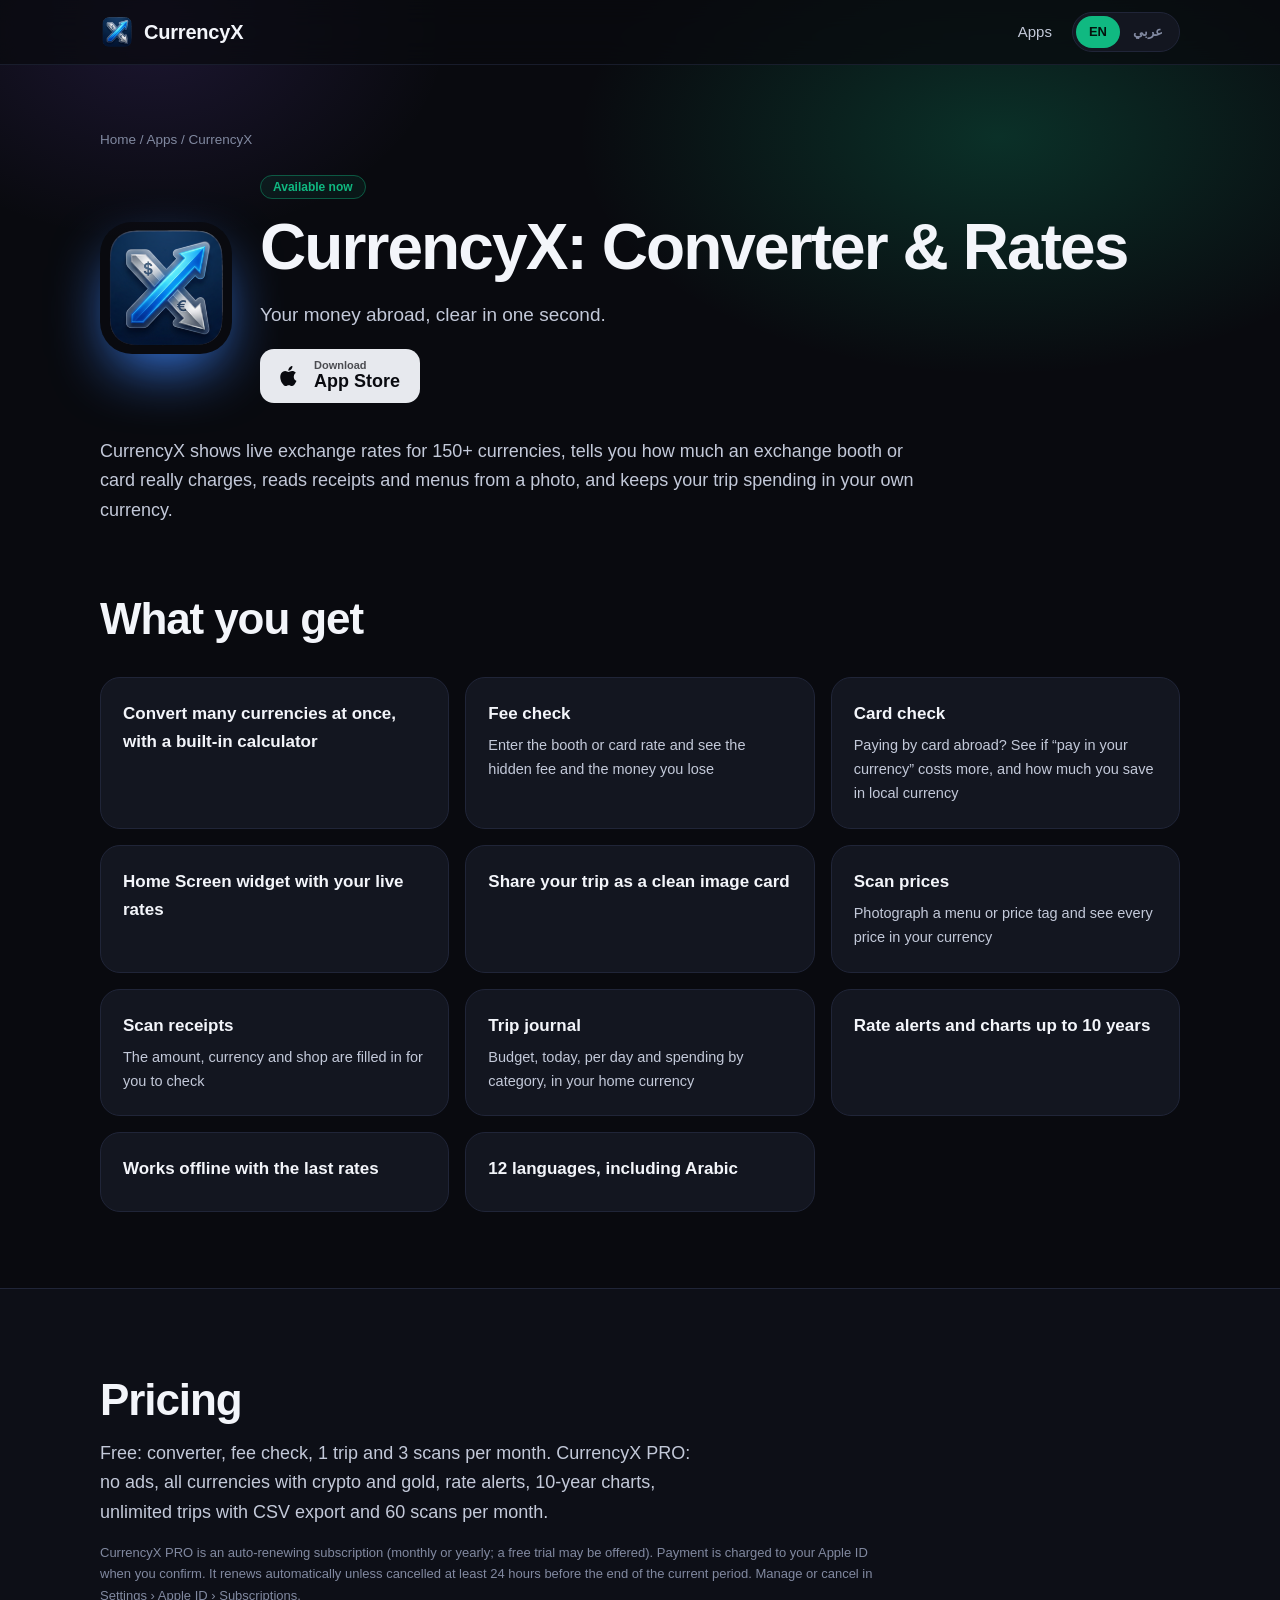
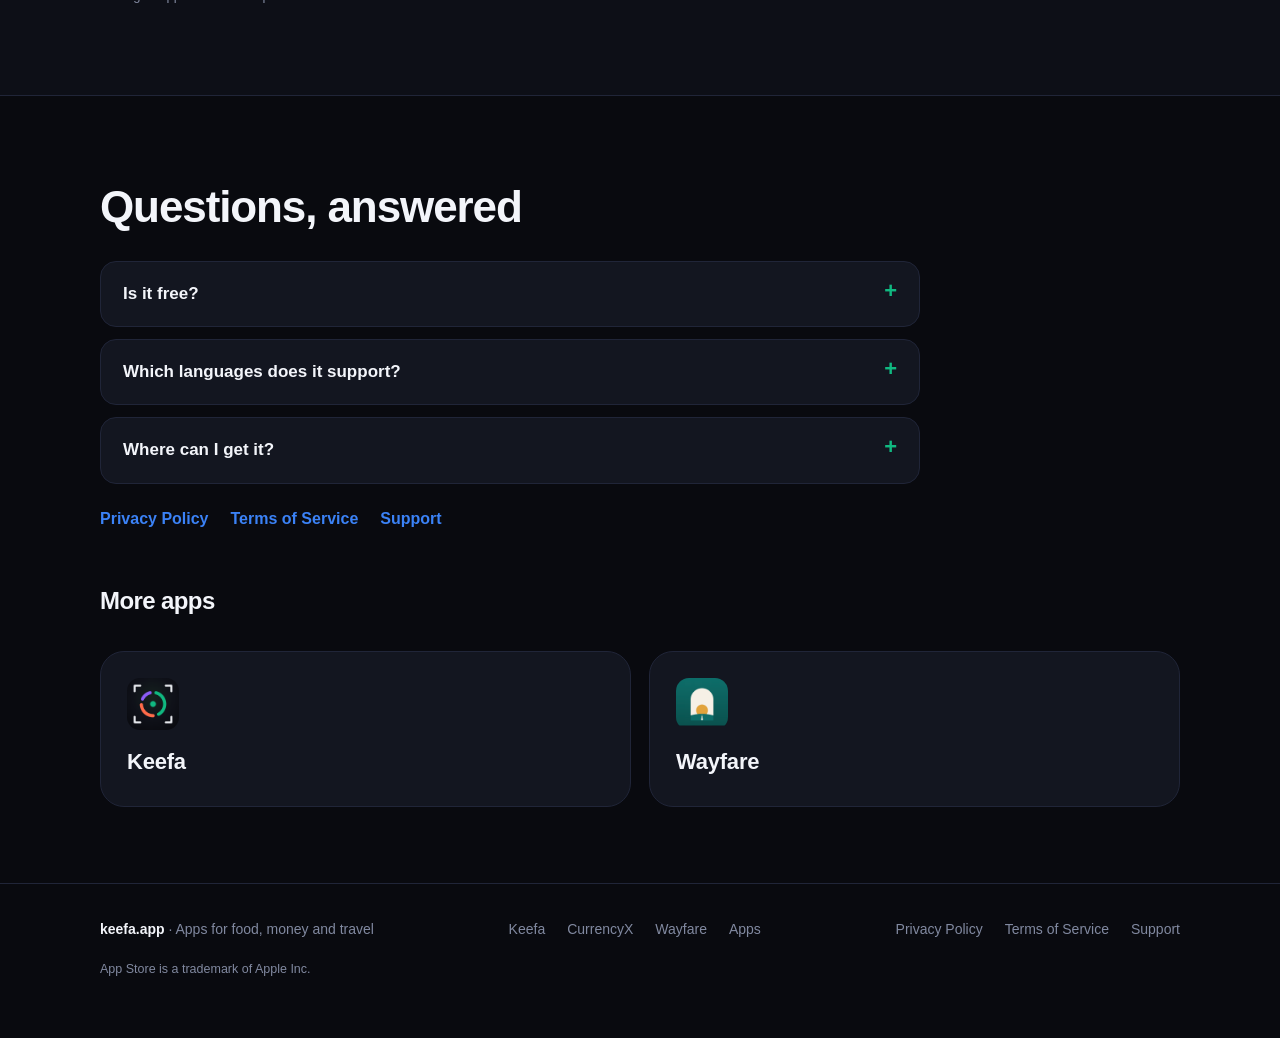
<file: currencyx/index.html>
<!doctype html>
<html lang="en" dir="ltr">
<head>
<meta charset="utf-8">
<meta name="viewport" content="width=device-width, initial-scale=1">
<title>CurrencyX: Converter &amp; Rates | Currency exchange &amp; trip money</title>
<meta name="description" content="Live rates for 150+ currencies, a card check that tells you which currency to pay in, a fee check for exchange booths, and receipt scanning for your trip.">
<meta name="robots" content="index,follow,max-image-preview:large,max-snippet:-1,max-video-preview:-1">
<meta name="theme-color" content="#090A0F">
<link rel="canonical" href="https://keefa.app/currencyx/">
<link rel="alternate" hreflang="en" href="https://keefa.app/currencyx/">
<link rel="alternate" hreflang="ar" href="https://keefa.app/ar/currencyx/">
<link rel="alternate" hreflang="x-default" href="https://keefa.app/currencyx/">
<meta property="og:type" content="website">
<meta property="og:site_name" content="keefa.app">
<meta property="og:title" content="CurrencyX: Converter &amp; Rates | Currency exchange &amp; trip money">
<meta property="og:description" content="Live rates for 150+ currencies, a card check that tells you which currency to pay in, a fee check for exchange booths, and receipt scanning for your trip.">
<meta property="og:url" content="https://keefa.app/currencyx/">
<meta property="og:image" content="https://keefa.app/assets/og-currencyx.png">
<meta property="og:image:width" content="1200">
<meta property="og:image:height" content="630">
<meta property="og:locale" content="en_US">
<meta property="og:locale:alternate" content="ar_AR">
<meta name="twitter:card" content="summary_large_image">
<meta name="twitter:title" content="CurrencyX: Converter &amp; Rates | Currency exchange &amp; trip money">
<meta name="twitter:description" content="Live rates for 150+ currencies, a card check that tells you which currency to pay in, a fee check for exchange booths, and receipt scanning for your trip.">
<meta name="twitter:image" content="https://keefa.app/assets/og-currencyx.png">
<meta name="apple-itunes-app" content="app-id=6760399044">
<link rel="icon" href="/assets/favicon.png" type="image/png">
<link rel="apple-touch-icon" href="/assets/icon.png">
<style>
:root {
    color-scheme: dark;
    --bg:#090A0F; --bg2:#0D0F17; --card:#131620; --card2:#171B27; --line:#202538;
    --ink:#F3F5FA; --soft:#C3C9D9; --muted:#8189A0;
    --emerald:#10B981; --emerald-d:#0B8F64; --coral:#FF6B4A; --violet:#8B5CF6; --gold:#F5C451;
    --radius:20px;
  }
  * { box-sizing:border-box; }
  html { scroll-behavior:smooth; }
  body {
    margin:0; background:var(--bg); color:var(--ink);
    font:16px/1.65 -apple-system, BlinkMacSystemFont, "Segoe UI", Roboto, "Geeza Pro", "Noto Sans Arabic", Tahoma, sans-serif;
    -webkit-font-smoothing:antialiased; overflow-x:hidden;
  }
  a { color:inherit; text-decoration:none; }
  .wrap { max-width:1120px; margin:0 auto; padding:0 20px; }

  /* background glow */
  .glow { position:absolute; inset:0 0 auto 0; height:760px; pointer-events:none; z-index:0;
    background:
      radial-gradient(600px 340px at 78% 18%, rgba(16,185,129,.22), transparent 70%),
      radial-gradient(420px 300px at 12% 4%, rgba(139,92,246,.14), transparent 70%); }

  /* header */
  header { position:sticky; top:0; z-index:20; backdrop-filter:blur(14px); -webkit-backdrop-filter:blur(14px);
    background:rgba(9,10,15,.72); border-bottom:1px solid rgba(32,37,56,.7); }
  .bar { display:flex; align-items:center; gap:20px; height:64px; }
  .brand { display:flex; align-items:center; gap:10px; font-weight:800; font-size:20px; letter-spacing:-.01em; }
  .brand img { width:34px; height:34px; border-radius:9px; }
  nav.links { margin-inline-start:auto; display:flex; gap:26px; font-size:15px; color:var(--soft); }
  nav.links a:hover { color:var(--ink); }
  .lang { display:flex; border:1px solid var(--line); border-radius:999px; padding:3px; background:var(--card); }
  .lang button { all:unset; cursor:pointer; padding:5px 13px; border-radius:999px; font-size:13px; font-weight:700; color:var(--muted); }
  .lang button[aria-pressed="true"] { background:var(--emerald); color:#04130D; }
  @media (max-width:780px) { nav.links { display:none; } .lang { margin-inline-start:auto; } }

  /* hero */
  .hero { position:relative; z-index:1; padding:64px 0 40px; }
  .hero-grid { display:grid; grid-template-columns:1.05fr .95fr; gap:40px; align-items:center; }
  .pill { display:inline-flex; align-items:center; gap:8px; font-size:13px; font-weight:700; color:var(--emerald);
    background:rgba(16,185,129,.1); border:1px solid rgba(16,185,129,.28); padding:6px 14px; border-radius:999px; }
  .pill i { width:7px; height:7px; border-radius:50%; background:var(--emerald); box-shadow:0 0 10px var(--emerald); }
  h1 { font-size:clamp(38px,6vw,64px); line-height:1.06; letter-spacing:-.03em; margin:18px 0 18px; font-weight:800; }
  h1 em { font-style:normal; background:linear-gradient(100deg,var(--emerald),#5EEAD4 60%,var(--gold)); -webkit-background-clip:text; background-clip:text; color:transparent; }
  html[dir="rtl"] h1 { letter-spacing:0; line-height:1.25; }
  .lead { font-size:19px; color:var(--soft); max-width:30em; margin:0 0 28px; }
  .cta { display:flex; flex-wrap:wrap; gap:14px; align-items:center; }
  .store { display:inline-flex; align-items:center; gap:12px; background:var(--ink); color:#0A0B10; border-radius:14px; padding:10px 20px 10px 16px; font-weight:700; cursor:default; opacity:.95; }
  .store svg { width:26px; height:26px; }
  .store small { display:block; font-size:11px; font-weight:600; opacity:.7; line-height:1.1; }
  .store b { display:block; font-size:18px; line-height:1.2; }
  .ghost { padding:12px 20px; border-radius:14px; border:1px solid var(--line); color:var(--soft); font-weight:600; background:var(--card); }
  .ghost:hover { border-color:var(--emerald); color:var(--ink); }
  .micro { margin-top:18px; font-size:13.5px; color:var(--muted); display:flex; flex-wrap:wrap; gap:6px 18px; }
  .micro span::before { content:"✓"; color:var(--emerald); margin-inline-end:6px; font-weight:800; }

  /* phone */
  .phone-wrap { position:relative; display:flex; justify-content:center; }
  .phone { width:300px; border-radius:46px; padding:11px; background:linear-gradient(160deg,#2A3042,#10131C 40%,#1B2030); box-shadow:0 40px 90px -20px rgba(16,185,129,.35), 0 0 0 1px #2B3146; transform:rotate(3deg); }
  html[dir="rtl"] .phone { transform:rotate(-3deg); }
  .screen { border-radius:36px; background:linear-gradient(180deg,#0C0F16,#0A0C12); padding:16px 16px 18px; min-height:560px; position:relative; overflow:hidden; }
  .notch { width:92px; height:24px; background:#04050A; border-radius:14px; margin:0 auto 14px; }
  .scan { position:relative; height:150px; border-radius:20px; overflow:hidden;
    background:
      radial-gradient(60px 46px at 34% 55%, #D9A25A, transparent 70%),
      radial-gradient(70px 50px at 66% 52%, #C6874A, transparent 70%),
      radial-gradient(40px 30px at 52% 32%, #7BB662, transparent 72%),
      radial-gradient(120px 80px at 50% 60%, #3B2A1C, #1A130D 80%); }
  .scan::after { content:""; position:absolute; inset:0; background:linear-gradient(180deg,transparent 45%,rgba(16,185,129,.45) 50%,transparent 55%); animation:sweep 3.2s ease-in-out infinite; }
  @keyframes sweep { 0%{transform:translateY(-60%)} 100%{transform:translateY(60%)} }
  .corner { position:absolute; width:20px; height:20px; border:3px solid #fff; opacity:.9; z-index:2; }
  .c1{top:10px;left:10px;border-right:0;border-bottom:0;border-radius:8px 0 0 0}
  .c2{top:10px;right:10px;border-left:0;border-bottom:0;border-radius:0 8px 0 0}
  .c3{bottom:10px;left:10px;border-right:0;border-top:0;border-radius:0 0 0 8px}
  .c4{bottom:10px;right:10px;border-left:0;border-top:0;border-radius:0 0 8px 0}
  .dish { display:flex; justify-content:space-between; align-items:center; margin:14px 2px 8px; font-weight:700; font-size:16px; }
  .tag { font-size:10.5px; font-weight:700; padding:3px 9px; border-radius:999px; }
  .tag.ref { color:var(--emerald); background:rgba(16,185,129,.12); border:1px solid rgba(16,185,129,.3); }
  .tag.est { color:var(--gold); background:rgba(245,196,81,.1); border:1px solid rgba(245,196,81,.3); }
  .ringrow { display:flex; align-items:center; gap:16px; background:var(--card); border:1px solid var(--line); border-radius:20px; padding:14px; }
  .ring { position:relative; width:104px; height:104px; flex:none; }
  .ring svg { width:100%; height:100%; transform:rotate(-90deg); }
  .ring circle { fill:none; stroke-width:12; stroke-linecap:round; }
  .ring .num { position:absolute; inset:0; display:flex; flex-direction:column; align-items:center; justify-content:center; line-height:1.1; }
  .ring .num b { font-size:25px; } .ring .num small { font-size:11px; color:var(--muted); }
  .macros { flex:1; display:grid; gap:9px; font-size:13px; }
  .macro { display:flex; justify-content:space-between; align-items:center; color:var(--soft); }
  .macro i { width:9px; height:9px; border-radius:50%; display:inline-block; margin-inline-end:7px; }
  .macro b { color:var(--ink); }
  .item { margin-top:12px; display:flex; justify-content:space-between; align-items:center; background:var(--card); border:1px solid var(--line); border-radius:16px; padding:11px 14px; font-size:13.5px; }
  .item span:last-child { color:var(--muted); }
  .savebtn { margin-top:14px; text-align:center; background:var(--emerald); color:#04130D; font-weight:800; border-radius:16px; padding:13px; }
  .eg { position:absolute; bottom:6px; right:6px; left:6px; text-align:center; font-size:10px; color:var(--muted); }
  .float { position:absolute; background:rgba(19,22,32,.92); border:1px solid var(--line); border-radius:16px; padding:10px 14px; font-size:12.5px; font-weight:700; box-shadow:0 18px 40px -14px rgba(0,0,0,.6); backdrop-filter:blur(8px); }
  .f1 { top:70px; inset-inline-start:-6px; color:var(--emerald); }
  .f2 { bottom:90px; inset-inline-end:-10px; color:var(--gold); }
  @media (max-width:900px) {
    .hero-grid { grid-template-columns:1fr; } .phone-wrap { margin-top:24px; }
    .f1 { inset-inline-start:2%; } .f2 { inset-inline-end:2%; }
  }

  /* sections */
  section { position:relative; z-index:1; padding:76px 0; }
  .alt { background:var(--bg2); border-block:1px solid var(--line); }
  .eyebrow { color:var(--emerald); font-weight:800; font-size:13px; letter-spacing:.12em; text-transform:uppercase; }
  html[dir="rtl"] .eyebrow { letter-spacing:0; }
  h2 { font-size:clamp(30px,4.2vw,44px); line-height:1.12; letter-spacing:-.025em; margin:10px 0 14px; font-weight:800; }
  html[dir="rtl"] h2 { letter-spacing:0; line-height:1.3; }
  .sub { color:var(--soft); font-size:18px; max-width:34em; margin:0; }
  .grid3 { display:grid; grid-template-columns:repeat(3,1fr); gap:18px; margin-top:40px; }
  .card { background:var(--card); border:1px solid var(--line); border-radius:var(--radius); padding:26px; }
  .card h3 { margin:14px 0 8px; font-size:20px; }
  .card p { margin:0; color:var(--soft); }
  .step { width:44px; height:44px; border-radius:14px; display:grid; place-items:center; font-weight:800; font-size:19px; color:#04130D; background:var(--emerald); }
  .card:nth-child(2) .step { background:var(--coral); } .card:nth-child(3) .step { background:var(--violet); color:#fff; }
  @media (max-width:860px) { .grid3 { grid-template-columns:1fr; } }

  .split { display:grid; grid-template-columns:1fr 1fr; gap:44px; align-items:center; }
  @media (max-width:860px) { .split { grid-template-columns:1fr; } }
  .checks { list-style:none; padding:0; margin:22px 0 0; display:grid; gap:12px; }
  .checks li { display:flex; gap:12px; color:var(--soft); }
  .checks li::before { content:"✓"; flex:none; width:24px; height:24px; border-radius:8px; display:grid; place-items:center; font-size:13px; font-weight:800; color:#04130D; background:var(--emerald); margin-top:2px; }

  .honest { display:grid; gap:12px; }
  .row { display:flex; align-items:center; justify-content:space-between; gap:12px; background:var(--card2); border:1px solid var(--line); border-radius:16px; padding:15px 18px; }
  .row b { font-size:16px; } .row small { display:block; color:var(--muted); font-size:13px; }
  .row .kc { font-weight:800; font-size:18px; }
  .edit { text-align:center; color:var(--muted); font-size:13.5px; padding:6px 0 0; }

  .fast { background:var(--card); border:1px solid var(--line); border-radius:28px; padding:28px; }
  .fastring { width:190px; height:190px; margin:0 auto 20px; position:relative; }
  .fastring svg { width:100%; height:100%; transform:rotate(-90deg); }
  .fastring circle { fill:none; stroke-width:14; stroke-linecap:round; }
  .fastring .mid { position:absolute; inset:0; display:flex; flex-direction:column; align-items:center; justify-content:center; }
  .fastring .mid b { font-size:34px; letter-spacing:-.02em; } .fastring .mid small { color:var(--muted); font-size:12px; }
  .times { display:grid; grid-template-columns:1fr 1fr; gap:12px; }
  .times div { background:var(--card2); border:1px solid var(--line); border-radius:16px; padding:14px; text-align:center; }
  .times small { display:block; color:var(--muted); font-size:12px; } .times b { font-size:20px; }

  .dishes { display:flex; flex-wrap:wrap; gap:10px; margin-top:28px; }
  .dishes span { padding:10px 18px; border-radius:999px; background:var(--card); border:1px solid var(--line); font-weight:700; color:var(--soft); }
  .dishes span:nth-child(3n+1) { border-color:rgba(16,185,129,.4); }
  .dishes span:nth-child(3n+2) { border-color:rgba(255,107,74,.4); }
  .dishes span:nth-child(3n) { border-color:rgba(139,92,246,.45); }

  .priv { display:grid; grid-template-columns:repeat(4,1fr); gap:16px; margin-top:36px; }
  .priv .card { padding:22px; } .priv .card h3 { font-size:17px; margin:0 0 6px; }
  .priv .card p { font-size:14.5px; }
  @media (max-width:900px) { .priv { grid-template-columns:1fr 1fr; } }
  @media (max-width:520px) { .priv { grid-template-columns:1fr; } }

  .plans { display:grid; grid-template-columns:1fr 1fr; gap:18px; margin-top:40px; max-width:820px; }
  @media (max-width:700px) { .plans { grid-template-columns:1fr; } }
  .plan h3 { margin:0 0 4px; font-size:22px; } .plan .tagline { color:var(--muted); font-size:14px; margin-bottom:16px; }
  .plan.pro { border-color:rgba(16,185,129,.55); background:linear-gradient(180deg,rgba(16,185,129,.08),var(--card) 55%); position:relative; }
  .plan .badge { position:absolute; top:-12px; inset-inline-end:20px; background:var(--emerald); color:#04130D; font-size:12px; font-weight:800; padding:4px 12px; border-radius:999px; }
  .plan .checks { margin-top:0; }
  .note { color:var(--muted); font-size:13.5px; margin-top:16px; }

  details { background:var(--card); border:1px solid var(--line); border-radius:16px; padding:0 22px; margin-top:12px; }
  summary { cursor:pointer; padding:18px 0; font-weight:700; font-size:17px; list-style:none; display:flex; justify-content:space-between; gap:14px; }
  summary::-webkit-details-marker { display:none; }
  summary::after { content:"+"; color:var(--emerald); font-size:22px; line-height:1; }
  details[open] summary::after { content:"–"; }
  details p { margin:0 0 18px; color:var(--soft); }
  .faq { max-width:820px; margin-top:30px; }

  .final { text-align:center; padding:84px 0; }
  .final img { width:84px; height:84px; border-radius:22px; box-shadow:0 20px 50px -12px rgba(16,185,129,.5); }
  .final h2 { margin-top:22px; } .final .sub { margin:0 auto 26px; }
  .final .cta { justify-content:center; }

  footer { border-top:1px solid var(--line); padding:34px 0 46px; color:var(--muted); font-size:14px; }
  footer .cols { display:flex; flex-wrap:wrap; gap:18px 30px; align-items:center; justify-content:space-between; }
  footer nav { display:flex; flex-wrap:wrap; gap:8px 22px; }
  footer a:hover { color:var(--emerald); }
  .disc { margin-top:18px; font-size:12.5px; max-width:70em; }

  .reveal { opacity:0; transform:translateY(18px); transition:opacity .6s ease, transform .6s ease; }
  .reveal.in { opacity:1; transform:none; }
  @media (prefers-reduced-motion:reduce) { .reveal { opacity:1; transform:none; transition:none; } .scan::after { animation:none; } html { scroll-behavior:auto; } }

/* ---- multi-page additions ---- */
.skip{position:absolute;inset-inline-start:-999px;top:8px;background:var(--emerald);color:#04130D;padding:8px 14px;border-radius:10px;font-weight:800;z-index:50}
.skip:focus{inset-inline-start:12px}
.lang a{padding:5px 13px;border-radius:999px;font-size:13px;font-weight:700;color:var(--muted);display:block}
.lang a[aria-current="true"]{background:var(--emerald);color:#04130D}
.brand .dot{width:9px;height:9px;border-radius:50%;background:var(--emerald);box-shadow:0 0 10px var(--emerald)}
.acc{--accent:var(--emerald)}
.page-head{position:relative;z-index:1;padding:64px 0 28px}
.page-head h1{margin-top:14px}
.apps{display:grid;grid-template-columns:repeat(3,1fr);gap:18px;margin-top:36px}
@media (max-width:900px){.apps{grid-template-columns:1fr}}
.appcard{display:flex;flex-direction:column;gap:14px;background:var(--card);border:1px solid var(--line);border-radius:24px;padding:26px;transition:transform .2s,border-color .2s}
.appcard:hover{transform:translateY(-3px);border-color:var(--accent)}
.appcard img{width:68px;height:68px;border-radius:17px}
.appcard h2,.appcard h3{margin:0;font-size:22px;letter-spacing:-.01em}
.appcard .st{color:var(--muted);font-size:14px;margin:-8px 0 0}
.appcard p{margin:0;color:var(--soft);font-size:15.5px}
.appcard .go{margin-top:auto;color:var(--accent);font-weight:800}
.status{align-self:flex-start;font-size:12px;font-weight:800;padding:4px 12px;border-radius:999px;border:1px solid var(--line);color:var(--muted)}
.status.live{color:var(--emerald);border-color:rgba(16,185,129,.4);background:rgba(16,185,129,.08)}
.status.soon{color:var(--gold);border-color:rgba(245,196,81,.4);background:rgba(245,196,81,.08)}
.apphero{display:grid;grid-template-columns:auto 1fr;gap:28px;align-items:center}
@media (max-width:640px){.apphero{grid-template-columns:1fr}}
.apphero img{width:132px;height:132px;border-radius:32px;box-shadow:0 24px 60px -14px var(--accent)}
.feat{display:grid;grid-template-columns:repeat(3,1fr);gap:16px;margin-top:34px}
@media (max-width:900px){.feat{grid-template-columns:1fr 1fr}} @media (max-width:560px){.feat{grid-template-columns:1fr}}
.feat .card{padding:22px} .feat .card h3{font-size:17px;margin:0 0 6px} .feat .card p{font-size:14.5px}
.crumbs{font-size:13.5px;color:var(--muted)} .crumbs a:hover{color:var(--emerald)}
.fine{color:var(--muted);font-size:13px;margin-top:14px;max-width:60em}
.links-row{display:flex;flex-wrap:wrap;gap:10px 22px;margin-top:22px;font-weight:700}
.links-row a{color:var(--accent)} .links-row a:hover{text-decoration:underline}
.more{margin-top:26px}

</style>
<script type="application/ld+json">{"@context": "https://schema.org", "@graph": [{"@type": "WebSite", "@id": "https://keefa.app/#site", "url": "https://keefa.app/", "name": "keefa.app", "inLanguage": ["en", "ar"]}, {"@type": "MobileApplication", "name": "CurrencyX: Converter & Rates", "alternateName": "CurrencyX", "operatingSystem": "iOS", "applicationCategory": "FinanceApplication", "description": "Your money abroad, clear in one second. CurrencyX shows live exchange rates for 150+ currencies, tells you how much an exchange booth or card really charges, reads receipts and menus from a photo, and keeps your trip spending in your own currency.", "image": "https://keefa.app/assets/currencyx.png", "url": "https://keefa.app/currencyx/", "inLanguage": "en", "availableOnDevice": "iPhone", "offers": {"@type": "Offer", "price": "0", "priceCurrency": "USD"}, "installUrl": "https://apps.apple.com/app/id6760399044"}, {"@type": "FAQPage", "mainEntity": [{"@type": "Question", "name": "Is it free?", "acceptedAnswer": {"@type": "Answer", "text": "Free: converter, fee check, 1 trip and 3 scans per month. CurrencyX PRO: no ads, all currencies with crypto and gold, rate alerts, 10-year charts, unlimited trips with CSV export and 60 scans per month."}}, {"@type": "Question", "name": "Which languages does it support?", "acceptedAnswer": {"@type": "Answer", "text": "12 languages, including Arabic"}}, {"@type": "Question", "name": "Where can I get it?", "acceptedAnswer": {"@type": "Answer", "text": "Download it from the App Store for iPhone."}}]}, {"@type": "BreadcrumbList", "itemListElement": [{"@type": "ListItem", "position": 1, "name": "Home", "item": "https://keefa.app/"}, {"@type": "ListItem", "position": 2, "name": "Apps", "item": "https://keefa.app/apps/"}, {"@type": "ListItem", "position": 3, "name": "CurrencyX", "item": "https://keefa.app/currencyx/"}]}]}</script>
</head>
<body>
<div class="glow"></div>
<a class="skip" href="#main">Skip to content</a>
<header><div class="wrap bar"><a class="brand" href="/currencyx/"><img src="/assets/currencyx.png" alt="" width="34" height="34"><span>CurrencyX</span></a><nav class="links" aria-label="Main"><a href="/apps/">Apps</a></nav><div class="lang" role="group" aria-label="Language"><a href="/currencyx/" hreflang="en" lang="en" aria-current="true">EN</a><a href="/ar/currencyx/" hreflang="ar" lang="ar" aria-current="false">عربي</a></div></div></header>
<main id="main">
<div class="page-head acc" style="--accent:#3B82F6"><div class="wrap">
<nav class="crumbs" aria-label="Breadcrumb"><a href="/">Home</a> / <a href="/apps/">Apps</a> / CurrencyX</nav>
<div class="apphero" style="margin-top:22px"><img src="/assets/currencyx.png" alt="CurrencyX app icon" width="132" height="132" fetchpriority="high">
<div><span class="status live">Available now</span><h1>CurrencyX: Converter &amp; Rates</h1><p class="lead" style="margin-bottom:18px">Your money abroad, clear in one second.</p>
<div class="cta"><a class="store" href="https://apps.apple.com/app/id6760399044" rel="noopener"><svg viewBox="0 0 24 24" fill="currentColor" aria-hidden="true"><path d="M16.4 12.6c0-2.3 1.9-3.4 2-3.5-1.1-1.6-2.8-1.8-3.4-1.8-1.4-.1-2.8.9-3.5.9-.7 0-1.8-.8-3-.8-1.5 0-3 .9-3.8 2.3-1.6 2.8-.4 7 1.2 9.3.8 1.1 1.7 2.4 2.9 2.3 1.2 0 1.6-.7 3-.7s1.8.7 3 .7c1.3 0 2.1-1.1 2.8-2.3.9-1.3 1.3-2.5 1.3-2.6-.1 0-2.5-1-2.5-3.8zM14.2 5.8c.6-.8 1.1-1.9.9-3-.9 0-2.1.6-2.7 1.4-.6.7-1.1 1.8-1 2.9 1.1.1 2.1-.5 2.8-1.3z"/></svg><span><small>Download</small><b>App Store</b></span></a></div></div></div>
<p class="sub" style="margin-top:34px;max-width:46em">CurrencyX shows live exchange rates for 150+ currencies, tells you how much an exchange booth or card really charges, reads receipts and menus from a photo, and keeps your trip spending in your own currency.</p></div></div>
<section class="acc" style="--accent:#3B82F6;padding-top:30px"><div class="wrap">
<h2>What you get</h2><div class="feat"><div class="card reveal"><h3>Convert many currencies at once, with a built-in calculator</h3></div><div class="card reveal"><h3>Fee check</h3><p>Enter the booth or card rate and see the hidden fee and the money you lose</p></div><div class="card reveal"><h3>Card check</h3><p>Paying by card abroad? See if “pay in your currency” costs more, and how much you save in local currency</p></div><div class="card reveal"><h3>Home Screen widget with your live rates</h3></div><div class="card reveal"><h3>Share your trip as a clean image card</h3></div><div class="card reveal"><h3>Scan prices</h3><p>Photograph a menu or price tag and see every price in your currency</p></div><div class="card reveal"><h3>Scan receipts</h3><p>The amount, currency and shop are filled in for you to check</p></div><div class="card reveal"><h3>Trip journal</h3><p>Budget, today, per day and spending by category, in your home currency</p></div><div class="card reveal"><h3>Rate alerts and charts up to 10 years</h3></div><div class="card reveal"><h3>Works offline with the last rates</h3></div><div class="card reveal"><h3>12 languages, including Arabic</h3></div></div></div></section>
<section class="alt acc" style="--accent:#3B82F6"><div class="wrap">
<h2>Pricing</h2><p class="sub">Free: converter, fee check, 1 trip and 3 scans per month. CurrencyX PRO: no ads, all currencies with crypto and gold, rate alerts, 10-year charts, unlimited trips with CSV export and 60 scans per month.</p><p class="fine">CurrencyX PRO is an auto-renewing subscription (monthly or yearly; a free trial may be offered). Payment is charged to your Apple ID when you confirm. It renews automatically unless cancelled at least 24 hours before the end of the current period. Manage or cancel in Settings › Apple ID › Subscriptions.</p>
</div></section>
<section><div class="wrap"><h2>Questions, answered</h2><div class="faq"><details><summary>Is it free?</summary><p>Free: converter, fee check, 1 trip and 3 scans per month. CurrencyX PRO: no ads, all currencies with crypto and gold, rate alerts, 10-year charts, unlimited trips with CSV export and 60 scans per month.</p></details><details><summary>Which languages does it support?</summary><p>12 languages, including Arabic</p></details><details><summary>Where can I get it?</summary><p>Download it from the App Store for iPhone.</p></details></div>
<div class="links-row acc" style="--accent:#3B82F6"><a href="https://mouloudoujderou-star.github.io/currencyx/privacy/" rel="noopener">Privacy Policy</a><a href="https://mouloudoujderou-star.github.io/currencyx/terms/" rel="noopener">Terms of Service</a><a href="https://mouloudoujderou-star.github.io/currencyx/support/" rel="noopener">Support</a></div>
<h2 style="margin-top:56px;font-size:24px">More apps</h2><div class="apps" style="grid-template-columns:repeat(auto-fit,minmax(200px,1fr))"><a class="appcard acc" style="--accent:#10B981" href="/"><img src="/assets/icon.png" alt="" width="52" height="52" loading="lazy" style="width:52px;height:52px;border-radius:13px"><h3>Keefa</h3></a><a class="appcard acc" style="--accent:#F59E0B" href="/wayfare/"><img src="/assets/wayfare.png" alt="" width="52" height="52" loading="lazy" style="width:52px;height:52px;border-radius:13px"><h3>Wayfare</h3></a></div></div></section>
</main>
<footer><div class="wrap">
<div class="cols"><div><strong style="color:var(--ink)">keefa.app</strong> &middot; Apps for food, money and travel</div>
<nav aria-label="Apps"><a href="/">Keefa</a><a href="/currencyx/">CurrencyX</a><a href="/wayfare/">Wayfare</a><a href="/apps/">Apps</a></nav>
<nav aria-label="Legal"><a href="/privacy.html">Privacy Policy</a><a href="/terms.html">Terms of Service</a><a href="/support.html">Support</a></nav></div>
<p class="disc">App Store is a trademark of Apple Inc. </p>
</div></footer>
<script>
(function(){var els=document.querySelectorAll('.reveal');
if('IntersectionObserver' in window){var io=new IntersectionObserver(function(es){es.forEach(function(e){if(e.isIntersecting){e.target.classList.add('in');io.unobserve(e.target);}});},{threshold:.12});els.forEach(function(el){io.observe(el);});}
else{els.forEach(function(el){el.classList.add('in');});}})();
</script>
</body>
</html>
</file>
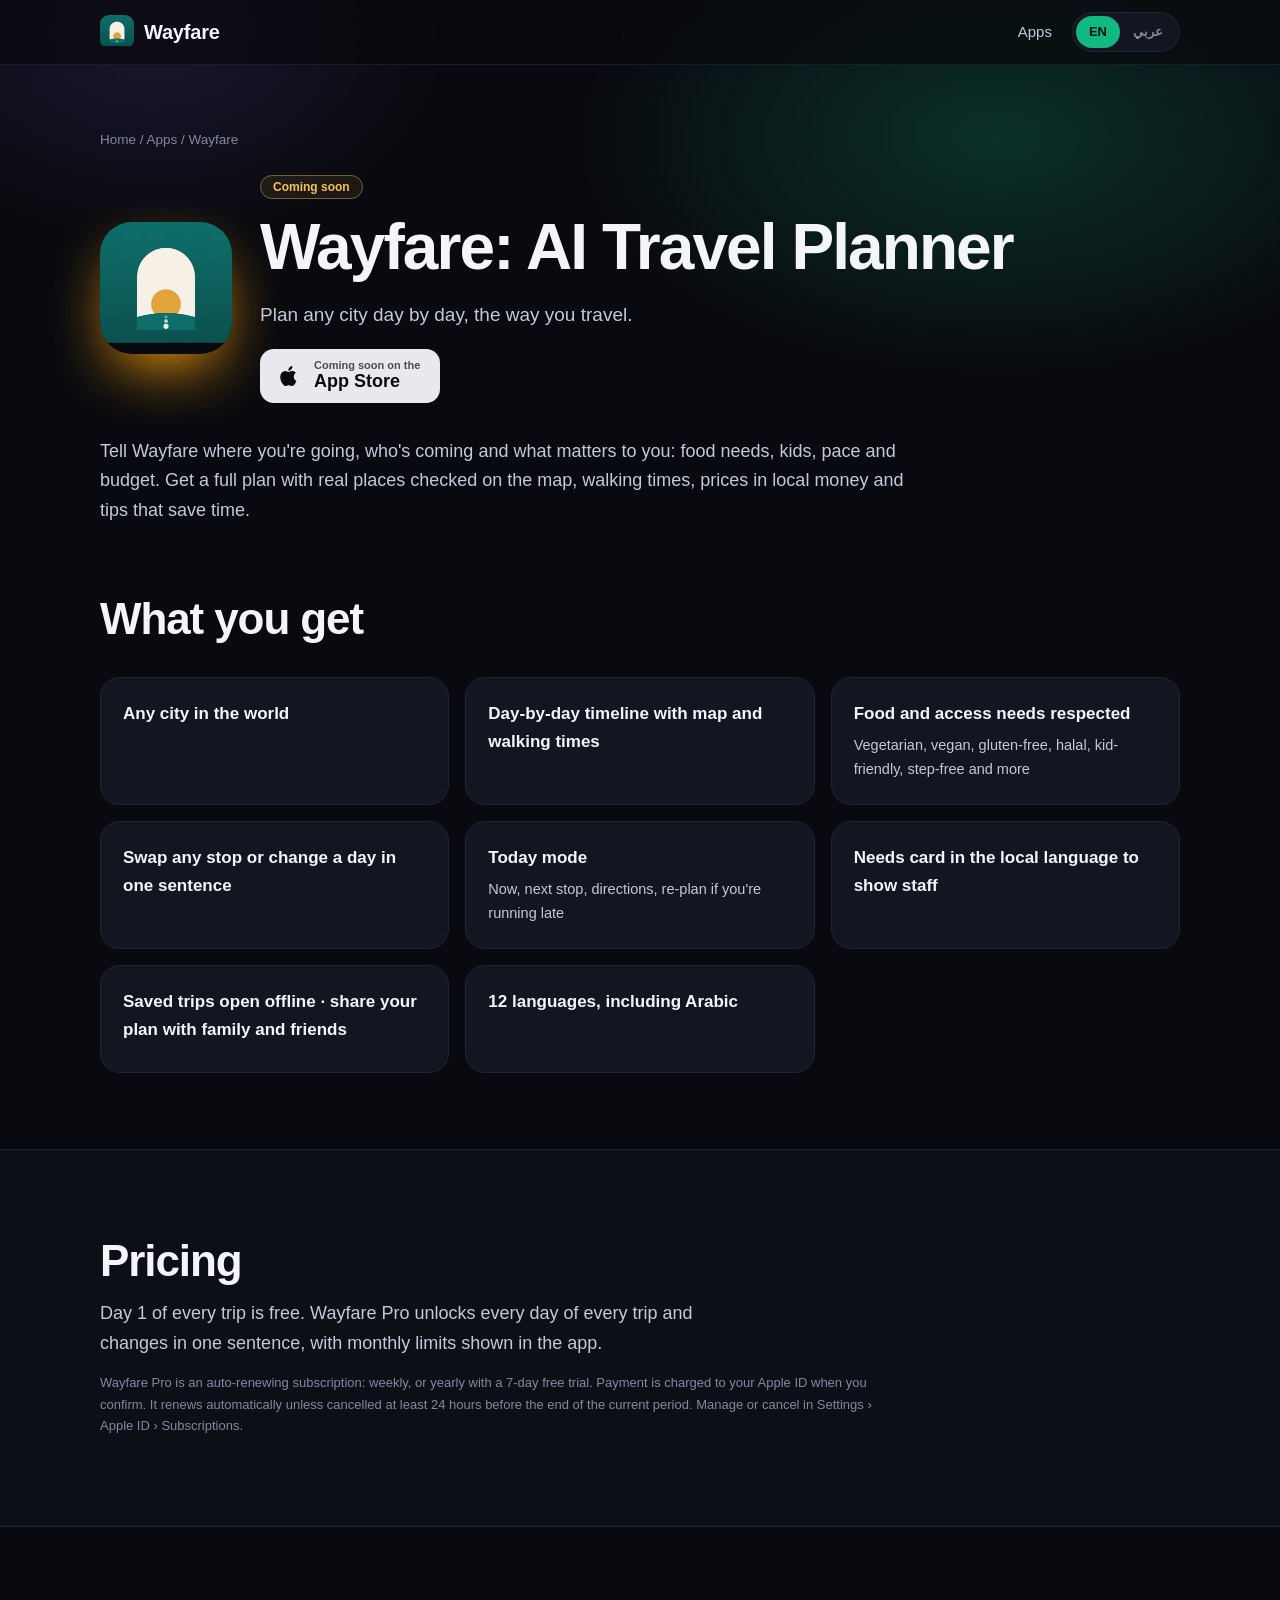
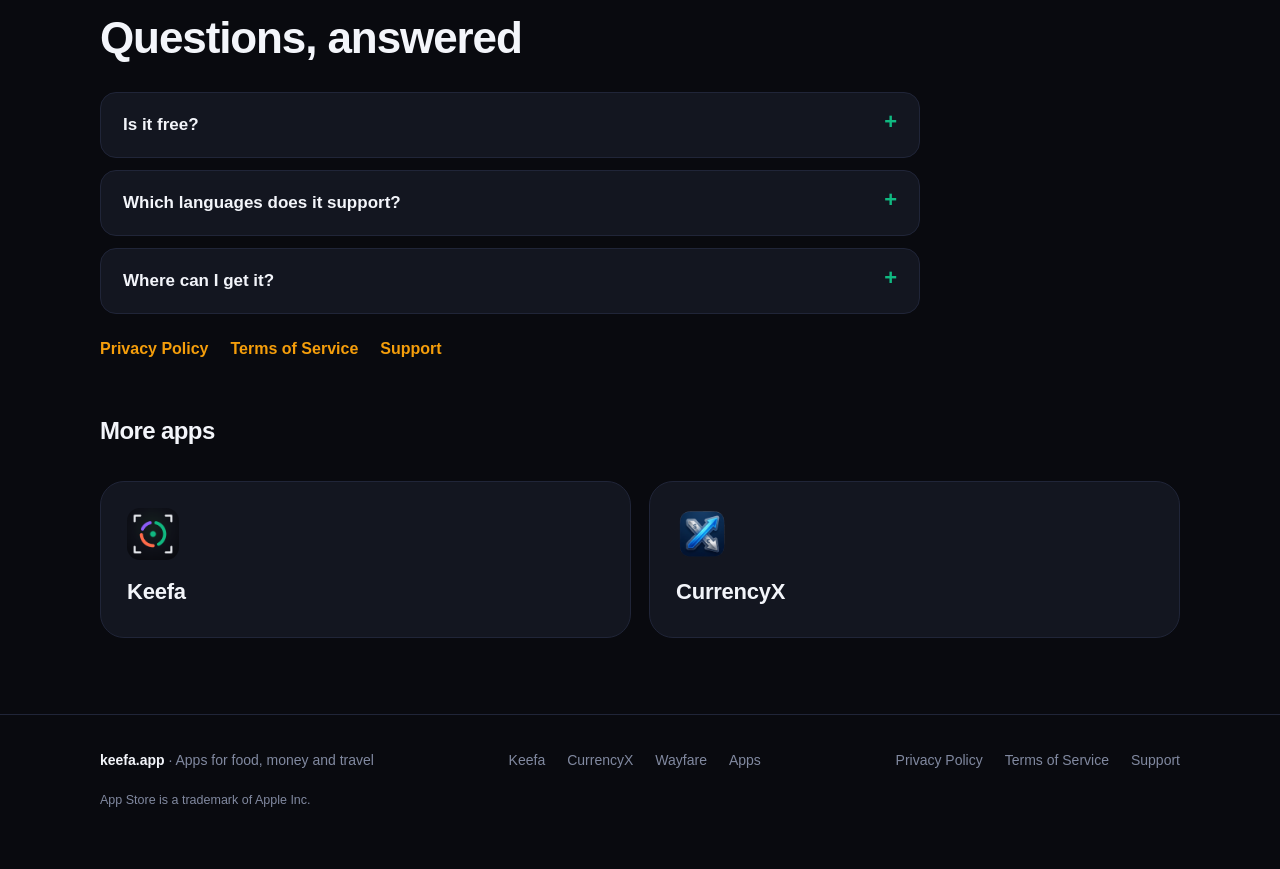
<file: wayfare/index.html>
<!doctype html>
<html lang="en" dir="ltr">
<head>
<meta charset="utf-8">
<meta name="viewport" content="width=device-width, initial-scale=1">
<title>Wayfare: AI Travel Planner | Trip itinerary &amp; city guide</title>
<meta name="description" content="Plan any city in seconds: day-by-day plans that fit your food needs, kids, pace and budget, with real places checked on maps.">
<meta name="robots" content="index,follow,max-image-preview:large,max-snippet:-1,max-video-preview:-1">
<meta name="theme-color" content="#090A0F">
<link rel="canonical" href="https://keefa.app/wayfare/">
<link rel="alternate" hreflang="en" href="https://keefa.app/wayfare/">
<link rel="alternate" hreflang="ar" href="https://keefa.app/ar/wayfare/">
<link rel="alternate" hreflang="x-default" href="https://keefa.app/wayfare/">
<meta property="og:type" content="website">
<meta property="og:site_name" content="keefa.app">
<meta property="og:title" content="Wayfare: AI Travel Planner | Trip itinerary &amp; city guide">
<meta property="og:description" content="Plan any city in seconds: day-by-day plans that fit your food needs, kids, pace and budget, with real places checked on maps.">
<meta property="og:url" content="https://keefa.app/wayfare/">
<meta property="og:image" content="https://keefa.app/assets/og-wayfare.png">
<meta property="og:image:width" content="1200">
<meta property="og:image:height" content="630">
<meta property="og:locale" content="en_US">
<meta property="og:locale:alternate" content="ar_AR">
<meta name="twitter:card" content="summary_large_image">
<meta name="twitter:title" content="Wayfare: AI Travel Planner | Trip itinerary &amp; city guide">
<meta name="twitter:description" content="Plan any city in seconds: day-by-day plans that fit your food needs, kids, pace and budget, with real places checked on maps.">
<meta name="twitter:image" content="https://keefa.app/assets/og-wayfare.png">
<meta name="apple-itunes-app" content="app-id=6831649328">
<link rel="icon" href="/assets/favicon.png" type="image/png">
<link rel="apple-touch-icon" href="/assets/icon.png">
<style>
:root {
    color-scheme: dark;
    --bg:#090A0F; --bg2:#0D0F17; --card:#131620; --card2:#171B27; --line:#202538;
    --ink:#F3F5FA; --soft:#C3C9D9; --muted:#8189A0;
    --emerald:#10B981; --emerald-d:#0B8F64; --coral:#FF6B4A; --violet:#8B5CF6; --gold:#F5C451;
    --radius:20px;
  }
  * { box-sizing:border-box; }
  html { scroll-behavior:smooth; }
  body {
    margin:0; background:var(--bg); color:var(--ink);
    font:16px/1.65 -apple-system, BlinkMacSystemFont, "Segoe UI", Roboto, "Geeza Pro", "Noto Sans Arabic", Tahoma, sans-serif;
    -webkit-font-smoothing:antialiased; overflow-x:hidden;
  }
  a { color:inherit; text-decoration:none; }
  .wrap { max-width:1120px; margin:0 auto; padding:0 20px; }

  /* background glow */
  .glow { position:absolute; inset:0 0 auto 0; height:760px; pointer-events:none; z-index:0;
    background:
      radial-gradient(600px 340px at 78% 18%, rgba(16,185,129,.22), transparent 70%),
      radial-gradient(420px 300px at 12% 4%, rgba(139,92,246,.14), transparent 70%); }

  /* header */
  header { position:sticky; top:0; z-index:20; backdrop-filter:blur(14px); -webkit-backdrop-filter:blur(14px);
    background:rgba(9,10,15,.72); border-bottom:1px solid rgba(32,37,56,.7); }
  .bar { display:flex; align-items:center; gap:20px; height:64px; }
  .brand { display:flex; align-items:center; gap:10px; font-weight:800; font-size:20px; letter-spacing:-.01em; }
  .brand img { width:34px; height:34px; border-radius:9px; }
  nav.links { margin-inline-start:auto; display:flex; gap:26px; font-size:15px; color:var(--soft); }
  nav.links a:hover { color:var(--ink); }
  .lang { display:flex; border:1px solid var(--line); border-radius:999px; padding:3px; background:var(--card); }
  .lang button { all:unset; cursor:pointer; padding:5px 13px; border-radius:999px; font-size:13px; font-weight:700; color:var(--muted); }
  .lang button[aria-pressed="true"] { background:var(--emerald); color:#04130D; }
  @media (max-width:780px) { nav.links { display:none; } .lang { margin-inline-start:auto; } }

  /* hero */
  .hero { position:relative; z-index:1; padding:64px 0 40px; }
  .hero-grid { display:grid; grid-template-columns:1.05fr .95fr; gap:40px; align-items:center; }
  .pill { display:inline-flex; align-items:center; gap:8px; font-size:13px; font-weight:700; color:var(--emerald);
    background:rgba(16,185,129,.1); border:1px solid rgba(16,185,129,.28); padding:6px 14px; border-radius:999px; }
  .pill i { width:7px; height:7px; border-radius:50%; background:var(--emerald); box-shadow:0 0 10px var(--emerald); }
  h1 { font-size:clamp(38px,6vw,64px); line-height:1.06; letter-spacing:-.03em; margin:18px 0 18px; font-weight:800; }
  h1 em { font-style:normal; background:linear-gradient(100deg,var(--emerald),#5EEAD4 60%,var(--gold)); -webkit-background-clip:text; background-clip:text; color:transparent; }
  html[dir="rtl"] h1 { letter-spacing:0; line-height:1.25; }
  .lead { font-size:19px; color:var(--soft); max-width:30em; margin:0 0 28px; }
  .cta { display:flex; flex-wrap:wrap; gap:14px; align-items:center; }
  .store { display:inline-flex; align-items:center; gap:12px; background:var(--ink); color:#0A0B10; border-radius:14px; padding:10px 20px 10px 16px; font-weight:700; cursor:default; opacity:.95; }
  .store svg { width:26px; height:26px; }
  .store small { display:block; font-size:11px; font-weight:600; opacity:.7; line-height:1.1; }
  .store b { display:block; font-size:18px; line-height:1.2; }
  .ghost { padding:12px 20px; border-radius:14px; border:1px solid var(--line); color:var(--soft); font-weight:600; background:var(--card); }
  .ghost:hover { border-color:var(--emerald); color:var(--ink); }
  .micro { margin-top:18px; font-size:13.5px; color:var(--muted); display:flex; flex-wrap:wrap; gap:6px 18px; }
  .micro span::before { content:"✓"; color:var(--emerald); margin-inline-end:6px; font-weight:800; }

  /* phone */
  .phone-wrap { position:relative; display:flex; justify-content:center; }
  .phone { width:300px; border-radius:46px; padding:11px; background:linear-gradient(160deg,#2A3042,#10131C 40%,#1B2030); box-shadow:0 40px 90px -20px rgba(16,185,129,.35), 0 0 0 1px #2B3146; transform:rotate(3deg); }
  html[dir="rtl"] .phone { transform:rotate(-3deg); }
  .screen { border-radius:36px; background:linear-gradient(180deg,#0C0F16,#0A0C12); padding:16px 16px 18px; min-height:560px; position:relative; overflow:hidden; }
  .notch { width:92px; height:24px; background:#04050A; border-radius:14px; margin:0 auto 14px; }
  .scan { position:relative; height:150px; border-radius:20px; overflow:hidden;
    background:
      radial-gradient(60px 46px at 34% 55%, #D9A25A, transparent 70%),
      radial-gradient(70px 50px at 66% 52%, #C6874A, transparent 70%),
      radial-gradient(40px 30px at 52% 32%, #7BB662, transparent 72%),
      radial-gradient(120px 80px at 50% 60%, #3B2A1C, #1A130D 80%); }
  .scan::after { content:""; position:absolute; inset:0; background:linear-gradient(180deg,transparent 45%,rgba(16,185,129,.45) 50%,transparent 55%); animation:sweep 3.2s ease-in-out infinite; }
  @keyframes sweep { 0%{transform:translateY(-60%)} 100%{transform:translateY(60%)} }
  .corner { position:absolute; width:20px; height:20px; border:3px solid #fff; opacity:.9; z-index:2; }
  .c1{top:10px;left:10px;border-right:0;border-bottom:0;border-radius:8px 0 0 0}
  .c2{top:10px;right:10px;border-left:0;border-bottom:0;border-radius:0 8px 0 0}
  .c3{bottom:10px;left:10px;border-right:0;border-top:0;border-radius:0 0 0 8px}
  .c4{bottom:10px;right:10px;border-left:0;border-top:0;border-radius:0 0 8px 0}
  .dish { display:flex; justify-content:space-between; align-items:center; margin:14px 2px 8px; font-weight:700; font-size:16px; }
  .tag { font-size:10.5px; font-weight:700; padding:3px 9px; border-radius:999px; }
  .tag.ref { color:var(--emerald); background:rgba(16,185,129,.12); border:1px solid rgba(16,185,129,.3); }
  .tag.est { color:var(--gold); background:rgba(245,196,81,.1); border:1px solid rgba(245,196,81,.3); }
  .ringrow { display:flex; align-items:center; gap:16px; background:var(--card); border:1px solid var(--line); border-radius:20px; padding:14px; }
  .ring { position:relative; width:104px; height:104px; flex:none; }
  .ring svg { width:100%; height:100%; transform:rotate(-90deg); }
  .ring circle { fill:none; stroke-width:12; stroke-linecap:round; }
  .ring .num { position:absolute; inset:0; display:flex; flex-direction:column; align-items:center; justify-content:center; line-height:1.1; }
  .ring .num b { font-size:25px; } .ring .num small { font-size:11px; color:var(--muted); }
  .macros { flex:1; display:grid; gap:9px; font-size:13px; }
  .macro { display:flex; justify-content:space-between; align-items:center; color:var(--soft); }
  .macro i { width:9px; height:9px; border-radius:50%; display:inline-block; margin-inline-end:7px; }
  .macro b { color:var(--ink); }
  .item { margin-top:12px; display:flex; justify-content:space-between; align-items:center; background:var(--card); border:1px solid var(--line); border-radius:16px; padding:11px 14px; font-size:13.5px; }
  .item span:last-child { color:var(--muted); }
  .savebtn { margin-top:14px; text-align:center; background:var(--emerald); color:#04130D; font-weight:800; border-radius:16px; padding:13px; }
  .eg { position:absolute; bottom:6px; right:6px; left:6px; text-align:center; font-size:10px; color:var(--muted); }
  .float { position:absolute; background:rgba(19,22,32,.92); border:1px solid var(--line); border-radius:16px; padding:10px 14px; font-size:12.5px; font-weight:700; box-shadow:0 18px 40px -14px rgba(0,0,0,.6); backdrop-filter:blur(8px); }
  .f1 { top:70px; inset-inline-start:-6px; color:var(--emerald); }
  .f2 { bottom:90px; inset-inline-end:-10px; color:var(--gold); }
  @media (max-width:900px) {
    .hero-grid { grid-template-columns:1fr; } .phone-wrap { margin-top:24px; }
    .f1 { inset-inline-start:2%; } .f2 { inset-inline-end:2%; }
  }

  /* sections */
  section { position:relative; z-index:1; padding:76px 0; }
  .alt { background:var(--bg2); border-block:1px solid var(--line); }
  .eyebrow { color:var(--emerald); font-weight:800; font-size:13px; letter-spacing:.12em; text-transform:uppercase; }
  html[dir="rtl"] .eyebrow { letter-spacing:0; }
  h2 { font-size:clamp(30px,4.2vw,44px); line-height:1.12; letter-spacing:-.025em; margin:10px 0 14px; font-weight:800; }
  html[dir="rtl"] h2 { letter-spacing:0; line-height:1.3; }
  .sub { color:var(--soft); font-size:18px; max-width:34em; margin:0; }
  .grid3 { display:grid; grid-template-columns:repeat(3,1fr); gap:18px; margin-top:40px; }
  .card { background:var(--card); border:1px solid var(--line); border-radius:var(--radius); padding:26px; }
  .card h3 { margin:14px 0 8px; font-size:20px; }
  .card p { margin:0; color:var(--soft); }
  .step { width:44px; height:44px; border-radius:14px; display:grid; place-items:center; font-weight:800; font-size:19px; color:#04130D; background:var(--emerald); }
  .card:nth-child(2) .step { background:var(--coral); } .card:nth-child(3) .step { background:var(--violet); color:#fff; }
  @media (max-width:860px) { .grid3 { grid-template-columns:1fr; } }

  .split { display:grid; grid-template-columns:1fr 1fr; gap:44px; align-items:center; }
  @media (max-width:860px) { .split { grid-template-columns:1fr; } }
  .checks { list-style:none; padding:0; margin:22px 0 0; display:grid; gap:12px; }
  .checks li { display:flex; gap:12px; color:var(--soft); }
  .checks li::before { content:"✓"; flex:none; width:24px; height:24px; border-radius:8px; display:grid; place-items:center; font-size:13px; font-weight:800; color:#04130D; background:var(--emerald); margin-top:2px; }

  .honest { display:grid; gap:12px; }
  .row { display:flex; align-items:center; justify-content:space-between; gap:12px; background:var(--card2); border:1px solid var(--line); border-radius:16px; padding:15px 18px; }
  .row b { font-size:16px; } .row small { display:block; color:var(--muted); font-size:13px; }
  .row .kc { font-weight:800; font-size:18px; }
  .edit { text-align:center; color:var(--muted); font-size:13.5px; padding:6px 0 0; }

  .fast { background:var(--card); border:1px solid var(--line); border-radius:28px; padding:28px; }
  .fastring { width:190px; height:190px; margin:0 auto 20px; position:relative; }
  .fastring svg { width:100%; height:100%; transform:rotate(-90deg); }
  .fastring circle { fill:none; stroke-width:14; stroke-linecap:round; }
  .fastring .mid { position:absolute; inset:0; display:flex; flex-direction:column; align-items:center; justify-content:center; }
  .fastring .mid b { font-size:34px; letter-spacing:-.02em; } .fastring .mid small { color:var(--muted); font-size:12px; }
  .times { display:grid; grid-template-columns:1fr 1fr; gap:12px; }
  .times div { background:var(--card2); border:1px solid var(--line); border-radius:16px; padding:14px; text-align:center; }
  .times small { display:block; color:var(--muted); font-size:12px; } .times b { font-size:20px; }

  .dishes { display:flex; flex-wrap:wrap; gap:10px; margin-top:28px; }
  .dishes span { padding:10px 18px; border-radius:999px; background:var(--card); border:1px solid var(--line); font-weight:700; color:var(--soft); }
  .dishes span:nth-child(3n+1) { border-color:rgba(16,185,129,.4); }
  .dishes span:nth-child(3n+2) { border-color:rgba(255,107,74,.4); }
  .dishes span:nth-child(3n) { border-color:rgba(139,92,246,.45); }

  .priv { display:grid; grid-template-columns:repeat(4,1fr); gap:16px; margin-top:36px; }
  .priv .card { padding:22px; } .priv .card h3 { font-size:17px; margin:0 0 6px; }
  .priv .card p { font-size:14.5px; }
  @media (max-width:900px) { .priv { grid-template-columns:1fr 1fr; } }
  @media (max-width:520px) { .priv { grid-template-columns:1fr; } }

  .plans { display:grid; grid-template-columns:1fr 1fr; gap:18px; margin-top:40px; max-width:820px; }
  @media (max-width:700px) { .plans { grid-template-columns:1fr; } }
  .plan h3 { margin:0 0 4px; font-size:22px; } .plan .tagline { color:var(--muted); font-size:14px; margin-bottom:16px; }
  .plan.pro { border-color:rgba(16,185,129,.55); background:linear-gradient(180deg,rgba(16,185,129,.08),var(--card) 55%); position:relative; }
  .plan .badge { position:absolute; top:-12px; inset-inline-end:20px; background:var(--emerald); color:#04130D; font-size:12px; font-weight:800; padding:4px 12px; border-radius:999px; }
  .plan .checks { margin-top:0; }
  .note { color:var(--muted); font-size:13.5px; margin-top:16px; }

  details { background:var(--card); border:1px solid var(--line); border-radius:16px; padding:0 22px; margin-top:12px; }
  summary { cursor:pointer; padding:18px 0; font-weight:700; font-size:17px; list-style:none; display:flex; justify-content:space-between; gap:14px; }
  summary::-webkit-details-marker { display:none; }
  summary::after { content:"+"; color:var(--emerald); font-size:22px; line-height:1; }
  details[open] summary::after { content:"–"; }
  details p { margin:0 0 18px; color:var(--soft); }
  .faq { max-width:820px; margin-top:30px; }

  .final { text-align:center; padding:84px 0; }
  .final img { width:84px; height:84px; border-radius:22px; box-shadow:0 20px 50px -12px rgba(16,185,129,.5); }
  .final h2 { margin-top:22px; } .final .sub { margin:0 auto 26px; }
  .final .cta { justify-content:center; }

  footer { border-top:1px solid var(--line); padding:34px 0 46px; color:var(--muted); font-size:14px; }
  footer .cols { display:flex; flex-wrap:wrap; gap:18px 30px; align-items:center; justify-content:space-between; }
  footer nav { display:flex; flex-wrap:wrap; gap:8px 22px; }
  footer a:hover { color:var(--emerald); }
  .disc { margin-top:18px; font-size:12.5px; max-width:70em; }

  .reveal { opacity:0; transform:translateY(18px); transition:opacity .6s ease, transform .6s ease; }
  .reveal.in { opacity:1; transform:none; }
  @media (prefers-reduced-motion:reduce) { .reveal { opacity:1; transform:none; transition:none; } .scan::after { animation:none; } html { scroll-behavior:auto; } }

/* ---- multi-page additions ---- */
.skip{position:absolute;inset-inline-start:-999px;top:8px;background:var(--emerald);color:#04130D;padding:8px 14px;border-radius:10px;font-weight:800;z-index:50}
.skip:focus{inset-inline-start:12px}
.lang a{padding:5px 13px;border-radius:999px;font-size:13px;font-weight:700;color:var(--muted);display:block}
.lang a[aria-current="true"]{background:var(--emerald);color:#04130D}
.brand .dot{width:9px;height:9px;border-radius:50%;background:var(--emerald);box-shadow:0 0 10px var(--emerald)}
.acc{--accent:var(--emerald)}
.page-head{position:relative;z-index:1;padding:64px 0 28px}
.page-head h1{margin-top:14px}
.apps{display:grid;grid-template-columns:repeat(3,1fr);gap:18px;margin-top:36px}
@media (max-width:900px){.apps{grid-template-columns:1fr}}
.appcard{display:flex;flex-direction:column;gap:14px;background:var(--card);border:1px solid var(--line);border-radius:24px;padding:26px;transition:transform .2s,border-color .2s}
.appcard:hover{transform:translateY(-3px);border-color:var(--accent)}
.appcard img{width:68px;height:68px;border-radius:17px}
.appcard h2,.appcard h3{margin:0;font-size:22px;letter-spacing:-.01em}
.appcard .st{color:var(--muted);font-size:14px;margin:-8px 0 0}
.appcard p{margin:0;color:var(--soft);font-size:15.5px}
.appcard .go{margin-top:auto;color:var(--accent);font-weight:800}
.status{align-self:flex-start;font-size:12px;font-weight:800;padding:4px 12px;border-radius:999px;border:1px solid var(--line);color:var(--muted)}
.status.live{color:var(--emerald);border-color:rgba(16,185,129,.4);background:rgba(16,185,129,.08)}
.status.soon{color:var(--gold);border-color:rgba(245,196,81,.4);background:rgba(245,196,81,.08)}
.apphero{display:grid;grid-template-columns:auto 1fr;gap:28px;align-items:center}
@media (max-width:640px){.apphero{grid-template-columns:1fr}}
.apphero img{width:132px;height:132px;border-radius:32px;box-shadow:0 24px 60px -14px var(--accent)}
.feat{display:grid;grid-template-columns:repeat(3,1fr);gap:16px;margin-top:34px}
@media (max-width:900px){.feat{grid-template-columns:1fr 1fr}} @media (max-width:560px){.feat{grid-template-columns:1fr}}
.feat .card{padding:22px} .feat .card h3{font-size:17px;margin:0 0 6px} .feat .card p{font-size:14.5px}
.crumbs{font-size:13.5px;color:var(--muted)} .crumbs a:hover{color:var(--emerald)}
.fine{color:var(--muted);font-size:13px;margin-top:14px;max-width:60em}
.links-row{display:flex;flex-wrap:wrap;gap:10px 22px;margin-top:22px;font-weight:700}
.links-row a{color:var(--accent)} .links-row a:hover{text-decoration:underline}
.more{margin-top:26px}

</style>
<script type="application/ld+json">{"@context": "https://schema.org", "@graph": [{"@type": "WebSite", "@id": "https://keefa.app/#site", "url": "https://keefa.app/", "name": "keefa.app", "inLanguage": ["en", "ar"]}, {"@type": "MobileApplication", "name": "Wayfare: AI Travel Planner", "alternateName": "Wayfare", "operatingSystem": "iOS", "applicationCategory": "TravelApplication", "description": "Plan any city day by day, the way you travel. Tell Wayfare where you're going, who's coming and what matters to you: food needs, kids, pace and budget. Get a full plan with real places checked on the map, walking times, prices in local money and tips that save time.", "image": "https://keefa.app/assets/wayfare.png", "url": "https://keefa.app/wayfare/", "inLanguage": "en", "availableOnDevice": "iPhone", "offers": {"@type": "Offer", "price": "0", "priceCurrency": "USD"}}, {"@type": "FAQPage", "mainEntity": [{"@type": "Question", "name": "Is it free?", "acceptedAnswer": {"@type": "Answer", "text": "Day 1 of every trip is free. Wayfare Pro unlocks every day of every trip and changes in one sentence, with monthly limits shown in the app."}}, {"@type": "Question", "name": "Which languages does it support?", "acceptedAnswer": {"@type": "Answer", "text": "12 languages, including Arabic"}}, {"@type": "Question", "name": "Where can I get it?", "acceptedAnswer": {"@type": "Answer", "text": "It is coming soon to the App Store for iPhone. Check back on this page for the link."}}]}, {"@type": "BreadcrumbList", "itemListElement": [{"@type": "ListItem", "position": 1, "name": "Home", "item": "https://keefa.app/"}, {"@type": "ListItem", "position": 2, "name": "Apps", "item": "https://keefa.app/apps/"}, {"@type": "ListItem", "position": 3, "name": "Wayfare", "item": "https://keefa.app/wayfare/"}]}]}</script>
</head>
<body>
<div class="glow"></div>
<a class="skip" href="#main">Skip to content</a>
<header><div class="wrap bar"><a class="brand" href="/wayfare/"><img src="/assets/wayfare.png" alt="" width="34" height="34"><span>Wayfare</span></a><nav class="links" aria-label="Main"><a href="/apps/">Apps</a></nav><div class="lang" role="group" aria-label="Language"><a href="/wayfare/" hreflang="en" lang="en" aria-current="true">EN</a><a href="/ar/wayfare/" hreflang="ar" lang="ar" aria-current="false">عربي</a></div></div></header>
<main id="main">
<div class="page-head acc" style="--accent:#F59E0B"><div class="wrap">
<nav class="crumbs" aria-label="Breadcrumb"><a href="/">Home</a> / <a href="/apps/">Apps</a> / Wayfare</nav>
<div class="apphero" style="margin-top:22px"><img src="/assets/wayfare.png" alt="Wayfare app icon" width="132" height="132" fetchpriority="high">
<div><span class="status soon">Coming soon</span><h1>Wayfare: AI Travel Planner</h1><p class="lead" style="margin-bottom:18px">Plan any city day by day, the way you travel.</p>
<div class="cta"><span class="store" aria-label="Coming soon on the App Store"><svg viewBox="0 0 24 24" fill="currentColor" aria-hidden="true"><path d="M16.4 12.6c0-2.3 1.9-3.4 2-3.5-1.1-1.6-2.8-1.8-3.4-1.8-1.4-.1-2.8.9-3.5.9-.7 0-1.8-.8-3-.8-1.5 0-3 .9-3.8 2.3-1.6 2.8-.4 7 1.2 9.3.8 1.1 1.7 2.4 2.9 2.3 1.2 0 1.6-.7 3-.7s1.8.7 3 .7c1.3 0 2.1-1.1 2.8-2.3.9-1.3 1.3-2.5 1.3-2.6-.1 0-2.5-1-2.5-3.8zM14.2 5.8c.6-.8 1.1-1.9.9-3-.9 0-2.1.6-2.7 1.4-.6.7-1.1 1.8-1 2.9 1.1.1 2.1-.5 2.8-1.3z"/></svg><span><small>Coming soon on the</small><b>App Store</b></span></span></div></div></div>
<p class="sub" style="margin-top:34px;max-width:46em">Tell Wayfare where you&#x27;re going, who&#x27;s coming and what matters to you: food needs, kids, pace and budget. Get a full plan with real places checked on the map, walking times, prices in local money and tips that save time.</p></div></div>
<section class="acc" style="--accent:#F59E0B;padding-top:30px"><div class="wrap">
<h2>What you get</h2><div class="feat"><div class="card reveal"><h3>Any city in the world</h3></div><div class="card reveal"><h3>Day-by-day timeline with map and walking times</h3></div><div class="card reveal"><h3>Food and access needs respected</h3><p>Vegetarian, vegan, gluten-free, halal, kid-friendly, step-free and more</p></div><div class="card reveal"><h3>Swap any stop or change a day in one sentence</h3></div><div class="card reveal"><h3>Today mode</h3><p>Now, next stop, directions, re-plan if you&#x27;re running late</p></div><div class="card reveal"><h3>Needs card in the local language to show staff</h3></div><div class="card reveal"><h3>Saved trips open offline · share your plan with family and friends</h3></div><div class="card reveal"><h3>12 languages, including Arabic</h3></div></div></div></section>
<section class="alt acc" style="--accent:#F59E0B"><div class="wrap">
<h2>Pricing</h2><p class="sub">Day 1 of every trip is free. Wayfare Pro unlocks every day of every trip and changes in one sentence, with monthly limits shown in the app.</p><p class="fine">Wayfare Pro is an auto-renewing subscription: weekly, or yearly with a 7-day free trial. Payment is charged to your Apple ID when you confirm. It renews automatically unless cancelled at least 24 hours before the end of the current period. Manage or cancel in Settings › Apple ID › Subscriptions.</p>
</div></section>
<section><div class="wrap"><h2>Questions, answered</h2><div class="faq"><details><summary>Is it free?</summary><p>Day 1 of every trip is free. Wayfare Pro unlocks every day of every trip and changes in one sentence, with monthly limits shown in the app.</p></details><details><summary>Which languages does it support?</summary><p>12 languages, including Arabic</p></details><details><summary>Where can I get it?</summary><p>It is coming soon to the App Store for iPhone. Check back on this page for the link.</p></details></div>
<div class="links-row acc" style="--accent:#F59E0B"><a href="https://mouloudoujderou-star.github.io/wayfare/privacy/" rel="noopener">Privacy Policy</a><a href="https://mouloudoujderou-star.github.io/wayfare/terms/" rel="noopener">Terms of Service</a><a href="https://mouloudoujderou-star.github.io/wayfare/support/" rel="noopener">Support</a></div>
<h2 style="margin-top:56px;font-size:24px">More apps</h2><div class="apps" style="grid-template-columns:repeat(auto-fit,minmax(200px,1fr))"><a class="appcard acc" style="--accent:#10B981" href="/"><img src="/assets/icon.png" alt="" width="52" height="52" loading="lazy" style="width:52px;height:52px;border-radius:13px"><h3>Keefa</h3></a><a class="appcard acc" style="--accent:#3B82F6" href="/currencyx/"><img src="/assets/currencyx.png" alt="" width="52" height="52" loading="lazy" style="width:52px;height:52px;border-radius:13px"><h3>CurrencyX</h3></a></div></div></section>
</main>
<footer><div class="wrap">
<div class="cols"><div><strong style="color:var(--ink)">keefa.app</strong> &middot; Apps for food, money and travel</div>
<nav aria-label="Apps"><a href="/">Keefa</a><a href="/currencyx/">CurrencyX</a><a href="/wayfare/">Wayfare</a><a href="/apps/">Apps</a></nav>
<nav aria-label="Legal"><a href="/privacy.html">Privacy Policy</a><a href="/terms.html">Terms of Service</a><a href="/support.html">Support</a></nav></div>
<p class="disc">App Store is a trademark of Apple Inc. </p>
</div></footer>
<script>
(function(){var els=document.querySelectorAll('.reveal');
if('IntersectionObserver' in window){var io=new IntersectionObserver(function(es){es.forEach(function(e){if(e.isIntersecting){e.target.classList.add('in');io.unobserve(e.target);}});},{threshold:.12});els.forEach(function(el){io.observe(el);});}
else{els.forEach(function(el){el.classList.add('in');});}})();
</script>
</body>
</html>
</file>
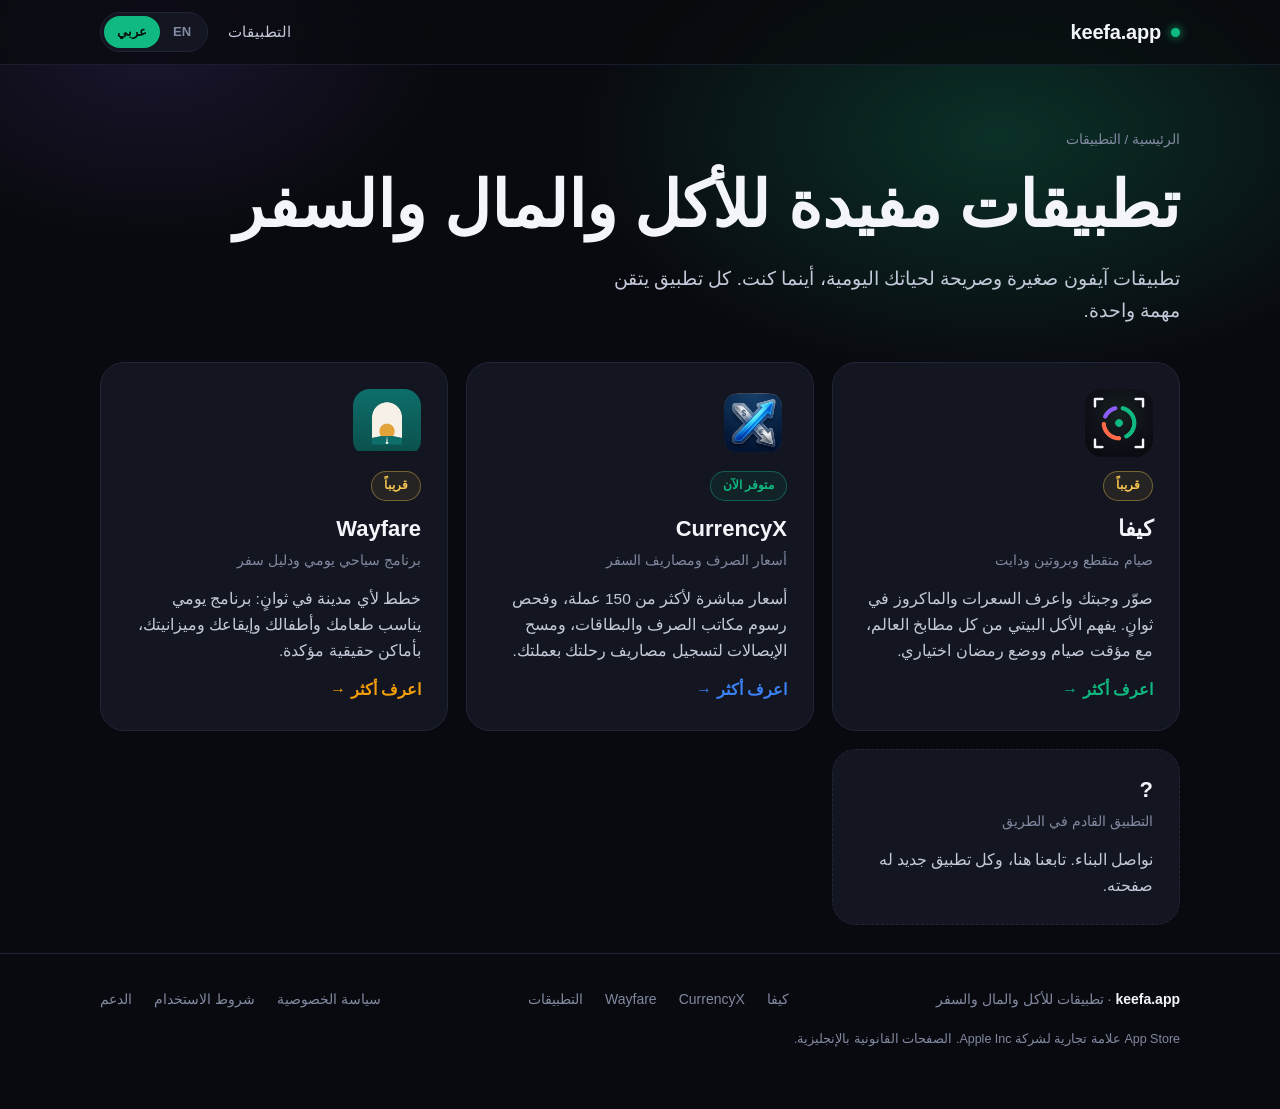
<file: ar/apps/index.html>
<!doctype html>
<html lang="ar" dir="rtl">
<head>
<meta charset="utf-8">
<meta name="viewport" content="width=device-width, initial-scale=1">
<title>تطبيقاتنا: كيفا وCurrencyX وWayfare</title>
<meta name="description" content="تطبيقات آيفون للأكل والمال والسفر: كيفا لحساب السعرات والماكروز، وCurrencyX لتحويل العملات، وWayfare مخطط الرحلات الذكي.">
<meta name="robots" content="index,follow,max-image-preview:large,max-snippet:-1,max-video-preview:-1">
<meta name="theme-color" content="#090A0F">
<link rel="canonical" href="https://keefa.app/ar/apps/">
<link rel="alternate" hreflang="ar" href="https://keefa.app/ar/apps/">
<link rel="alternate" hreflang="en" href="https://keefa.app/apps/">
<link rel="alternate" hreflang="x-default" href="https://keefa.app/apps/">
<meta property="og:type" content="website">
<meta property="og:site_name" content="keefa.app">
<meta property="og:title" content="تطبيقاتنا: كيفا وCurrencyX وWayfare">
<meta property="og:description" content="تطبيقات آيفون للأكل والمال والسفر: كيفا لحساب السعرات والماكروز، وCurrencyX لتحويل العملات، وWayfare مخطط الرحلات الذكي.">
<meta property="og:url" content="https://keefa.app/ar/apps/">
<meta property="og:image" content="https://keefa.app/assets/og-keefa.png">
<meta property="og:image:width" content="1200">
<meta property="og:image:height" content="630">
<meta property="og:locale" content="ar_AR">
<meta property="og:locale:alternate" content="en_US">
<meta name="twitter:card" content="summary_large_image">
<meta name="twitter:title" content="تطبيقاتنا: كيفا وCurrencyX وWayfare">
<meta name="twitter:description" content="تطبيقات آيفون للأكل والمال والسفر: كيفا لحساب السعرات والماكروز، وCurrencyX لتحويل العملات، وWayfare مخطط الرحلات الذكي.">
<meta name="twitter:image" content="https://keefa.app/assets/og-keefa.png">
<link rel="icon" href="/assets/favicon.png" type="image/png">
<link rel="apple-touch-icon" href="/assets/icon.png">
<style>
:root {
    color-scheme: dark;
    --bg:#090A0F; --bg2:#0D0F17; --card:#131620; --card2:#171B27; --line:#202538;
    --ink:#F3F5FA; --soft:#C3C9D9; --muted:#8189A0;
    --emerald:#10B981; --emerald-d:#0B8F64; --coral:#FF6B4A; --violet:#8B5CF6; --gold:#F5C451;
    --radius:20px;
  }
  * { box-sizing:border-box; }
  html { scroll-behavior:smooth; }
  body {
    margin:0; background:var(--bg); color:var(--ink);
    font:16px/1.65 -apple-system, BlinkMacSystemFont, "Segoe UI", Roboto, "Geeza Pro", "Noto Sans Arabic", Tahoma, sans-serif;
    -webkit-font-smoothing:antialiased; overflow-x:hidden;
  }
  a { color:inherit; text-decoration:none; }
  .wrap { max-width:1120px; margin:0 auto; padding:0 20px; }

  /* background glow */
  .glow { position:absolute; inset:0 0 auto 0; height:760px; pointer-events:none; z-index:0;
    background:
      radial-gradient(600px 340px at 78% 18%, rgba(16,185,129,.22), transparent 70%),
      radial-gradient(420px 300px at 12% 4%, rgba(139,92,246,.14), transparent 70%); }

  /* header */
  header { position:sticky; top:0; z-index:20; backdrop-filter:blur(14px); -webkit-backdrop-filter:blur(14px);
    background:rgba(9,10,15,.72); border-bottom:1px solid rgba(32,37,56,.7); }
  .bar { display:flex; align-items:center; gap:20px; height:64px; }
  .brand { display:flex; align-items:center; gap:10px; font-weight:800; font-size:20px; letter-spacing:-.01em; }
  .brand img { width:34px; height:34px; border-radius:9px; }
  nav.links { margin-inline-start:auto; display:flex; gap:26px; font-size:15px; color:var(--soft); }
  nav.links a:hover { color:var(--ink); }
  .lang { display:flex; border:1px solid var(--line); border-radius:999px; padding:3px; background:var(--card); }
  .lang button { all:unset; cursor:pointer; padding:5px 13px; border-radius:999px; font-size:13px; font-weight:700; color:var(--muted); }
  .lang button[aria-pressed="true"] { background:var(--emerald); color:#04130D; }
  @media (max-width:780px) { nav.links { display:none; } .lang { margin-inline-start:auto; } }

  /* hero */
  .hero { position:relative; z-index:1; padding:64px 0 40px; }
  .hero-grid { display:grid; grid-template-columns:1.05fr .95fr; gap:40px; align-items:center; }
  .pill { display:inline-flex; align-items:center; gap:8px; font-size:13px; font-weight:700; color:var(--emerald);
    background:rgba(16,185,129,.1); border:1px solid rgba(16,185,129,.28); padding:6px 14px; border-radius:999px; }
  .pill i { width:7px; height:7px; border-radius:50%; background:var(--emerald); box-shadow:0 0 10px var(--emerald); }
  h1 { font-size:clamp(38px,6vw,64px); line-height:1.06; letter-spacing:-.03em; margin:18px 0 18px; font-weight:800; }
  h1 em { font-style:normal; background:linear-gradient(100deg,var(--emerald),#5EEAD4 60%,var(--gold)); -webkit-background-clip:text; background-clip:text; color:transparent; }
  html[dir="rtl"] h1 { letter-spacing:0; line-height:1.25; }
  .lead { font-size:19px; color:var(--soft); max-width:30em; margin:0 0 28px; }
  .cta { display:flex; flex-wrap:wrap; gap:14px; align-items:center; }
  .store { display:inline-flex; align-items:center; gap:12px; background:var(--ink); color:#0A0B10; border-radius:14px; padding:10px 20px 10px 16px; font-weight:700; cursor:default; opacity:.95; }
  .store svg { width:26px; height:26px; }
  .store small { display:block; font-size:11px; font-weight:600; opacity:.7; line-height:1.1; }
  .store b { display:block; font-size:18px; line-height:1.2; }
  .ghost { padding:12px 20px; border-radius:14px; border:1px solid var(--line); color:var(--soft); font-weight:600; background:var(--card); }
  .ghost:hover { border-color:var(--emerald); color:var(--ink); }
  .micro { margin-top:18px; font-size:13.5px; color:var(--muted); display:flex; flex-wrap:wrap; gap:6px 18px; }
  .micro span::before { content:"✓"; color:var(--emerald); margin-inline-end:6px; font-weight:800; }

  /* phone */
  .phone-wrap { position:relative; display:flex; justify-content:center; }
  .phone { width:300px; border-radius:46px; padding:11px; background:linear-gradient(160deg,#2A3042,#10131C 40%,#1B2030); box-shadow:0 40px 90px -20px rgba(16,185,129,.35), 0 0 0 1px #2B3146; transform:rotate(3deg); }
  html[dir="rtl"] .phone { transform:rotate(-3deg); }
  .screen { border-radius:36px; background:linear-gradient(180deg,#0C0F16,#0A0C12); padding:16px 16px 18px; min-height:560px; position:relative; overflow:hidden; }
  .notch { width:92px; height:24px; background:#04050A; border-radius:14px; margin:0 auto 14px; }
  .scan { position:relative; height:150px; border-radius:20px; overflow:hidden;
    background:
      radial-gradient(60px 46px at 34% 55%, #D9A25A, transparent 70%),
      radial-gradient(70px 50px at 66% 52%, #C6874A, transparent 70%),
      radial-gradient(40px 30px at 52% 32%, #7BB662, transparent 72%),
      radial-gradient(120px 80px at 50% 60%, #3B2A1C, #1A130D 80%); }
  .scan::after { content:""; position:absolute; inset:0; background:linear-gradient(180deg,transparent 45%,rgba(16,185,129,.45) 50%,transparent 55%); animation:sweep 3.2s ease-in-out infinite; }
  @keyframes sweep { 0%{transform:translateY(-60%)} 100%{transform:translateY(60%)} }
  .corner { position:absolute; width:20px; height:20px; border:3px solid #fff; opacity:.9; z-index:2; }
  .c1{top:10px;left:10px;border-right:0;border-bottom:0;border-radius:8px 0 0 0}
  .c2{top:10px;right:10px;border-left:0;border-bottom:0;border-radius:0 8px 0 0}
  .c3{bottom:10px;left:10px;border-right:0;border-top:0;border-radius:0 0 0 8px}
  .c4{bottom:10px;right:10px;border-left:0;border-top:0;border-radius:0 0 8px 0}
  .dish { display:flex; justify-content:space-between; align-items:center; margin:14px 2px 8px; font-weight:700; font-size:16px; }
  .tag { font-size:10.5px; font-weight:700; padding:3px 9px; border-radius:999px; }
  .tag.ref { color:var(--emerald); background:rgba(16,185,129,.12); border:1px solid rgba(16,185,129,.3); }
  .tag.est { color:var(--gold); background:rgba(245,196,81,.1); border:1px solid rgba(245,196,81,.3); }
  .ringrow { display:flex; align-items:center; gap:16px; background:var(--card); border:1px solid var(--line); border-radius:20px; padding:14px; }
  .ring { position:relative; width:104px; height:104px; flex:none; }
  .ring svg { width:100%; height:100%; transform:rotate(-90deg); }
  .ring circle { fill:none; stroke-width:12; stroke-linecap:round; }
  .ring .num { position:absolute; inset:0; display:flex; flex-direction:column; align-items:center; justify-content:center; line-height:1.1; }
  .ring .num b { font-size:25px; } .ring .num small { font-size:11px; color:var(--muted); }
  .macros { flex:1; display:grid; gap:9px; font-size:13px; }
  .macro { display:flex; justify-content:space-between; align-items:center; color:var(--soft); }
  .macro i { width:9px; height:9px; border-radius:50%; display:inline-block; margin-inline-end:7px; }
  .macro b { color:var(--ink); }
  .item { margin-top:12px; display:flex; justify-content:space-between; align-items:center; background:var(--card); border:1px solid var(--line); border-radius:16px; padding:11px 14px; font-size:13.5px; }
  .item span:last-child { color:var(--muted); }
  .savebtn { margin-top:14px; text-align:center; background:var(--emerald); color:#04130D; font-weight:800; border-radius:16px; padding:13px; }
  .eg { position:absolute; bottom:6px; right:6px; left:6px; text-align:center; font-size:10px; color:var(--muted); }
  .float { position:absolute; background:rgba(19,22,32,.92); border:1px solid var(--line); border-radius:16px; padding:10px 14px; font-size:12.5px; font-weight:700; box-shadow:0 18px 40px -14px rgba(0,0,0,.6); backdrop-filter:blur(8px); }
  .f1 { top:70px; inset-inline-start:-6px; color:var(--emerald); }
  .f2 { bottom:90px; inset-inline-end:-10px; color:var(--gold); }
  @media (max-width:900px) {
    .hero-grid { grid-template-columns:1fr; } .phone-wrap { margin-top:24px; }
    .f1 { inset-inline-start:2%; } .f2 { inset-inline-end:2%; }
  }

  /* sections */
  section { position:relative; z-index:1; padding:76px 0; }
  .alt { background:var(--bg2); border-block:1px solid var(--line); }
  .eyebrow { color:var(--emerald); font-weight:800; font-size:13px; letter-spacing:.12em; text-transform:uppercase; }
  html[dir="rtl"] .eyebrow { letter-spacing:0; }
  h2 { font-size:clamp(30px,4.2vw,44px); line-height:1.12; letter-spacing:-.025em; margin:10px 0 14px; font-weight:800; }
  html[dir="rtl"] h2 { letter-spacing:0; line-height:1.3; }
  .sub { color:var(--soft); font-size:18px; max-width:34em; margin:0; }
  .grid3 { display:grid; grid-template-columns:repeat(3,1fr); gap:18px; margin-top:40px; }
  .card { background:var(--card); border:1px solid var(--line); border-radius:var(--radius); padding:26px; }
  .card h3 { margin:14px 0 8px; font-size:20px; }
  .card p { margin:0; color:var(--soft); }
  .step { width:44px; height:44px; border-radius:14px; display:grid; place-items:center; font-weight:800; font-size:19px; color:#04130D; background:var(--emerald); }
  .card:nth-child(2) .step { background:var(--coral); } .card:nth-child(3) .step { background:var(--violet); color:#fff; }
  @media (max-width:860px) { .grid3 { grid-template-columns:1fr; } }

  .split { display:grid; grid-template-columns:1fr 1fr; gap:44px; align-items:center; }
  @media (max-width:860px) { .split { grid-template-columns:1fr; } }
  .checks { list-style:none; padding:0; margin:22px 0 0; display:grid; gap:12px; }
  .checks li { display:flex; gap:12px; color:var(--soft); }
  .checks li::before { content:"✓"; flex:none; width:24px; height:24px; border-radius:8px; display:grid; place-items:center; font-size:13px; font-weight:800; color:#04130D; background:var(--emerald); margin-top:2px; }

  .honest { display:grid; gap:12px; }
  .row { display:flex; align-items:center; justify-content:space-between; gap:12px; background:var(--card2); border:1px solid var(--line); border-radius:16px; padding:15px 18px; }
  .row b { font-size:16px; } .row small { display:block; color:var(--muted); font-size:13px; }
  .row .kc { font-weight:800; font-size:18px; }
  .edit { text-align:center; color:var(--muted); font-size:13.5px; padding:6px 0 0; }

  .fast { background:var(--card); border:1px solid var(--line); border-radius:28px; padding:28px; }
  .fastring { width:190px; height:190px; margin:0 auto 20px; position:relative; }
  .fastring svg { width:100%; height:100%; transform:rotate(-90deg); }
  .fastring circle { fill:none; stroke-width:14; stroke-linecap:round; }
  .fastring .mid { position:absolute; inset:0; display:flex; flex-direction:column; align-items:center; justify-content:center; }
  .fastring .mid b { font-size:34px; letter-spacing:-.02em; } .fastring .mid small { color:var(--muted); font-size:12px; }
  .times { display:grid; grid-template-columns:1fr 1fr; gap:12px; }
  .times div { background:var(--card2); border:1px solid var(--line); border-radius:16px; padding:14px; text-align:center; }
  .times small { display:block; color:var(--muted); font-size:12px; } .times b { font-size:20px; }

  .dishes { display:flex; flex-wrap:wrap; gap:10px; margin-top:28px; }
  .dishes span { padding:10px 18px; border-radius:999px; background:var(--card); border:1px solid var(--line); font-weight:700; color:var(--soft); }
  .dishes span:nth-child(3n+1) { border-color:rgba(16,185,129,.4); }
  .dishes span:nth-child(3n+2) { border-color:rgba(255,107,74,.4); }
  .dishes span:nth-child(3n) { border-color:rgba(139,92,246,.45); }

  .priv { display:grid; grid-template-columns:repeat(4,1fr); gap:16px; margin-top:36px; }
  .priv .card { padding:22px; } .priv .card h3 { font-size:17px; margin:0 0 6px; }
  .priv .card p { font-size:14.5px; }
  @media (max-width:900px) { .priv { grid-template-columns:1fr 1fr; } }
  @media (max-width:520px) { .priv { grid-template-columns:1fr; } }

  .plans { display:grid; grid-template-columns:1fr 1fr; gap:18px; margin-top:40px; max-width:820px; }
  @media (max-width:700px) { .plans { grid-template-columns:1fr; } }
  .plan h3 { margin:0 0 4px; font-size:22px; } .plan .tagline { color:var(--muted); font-size:14px; margin-bottom:16px; }
  .plan.pro { border-color:rgba(16,185,129,.55); background:linear-gradient(180deg,rgba(16,185,129,.08),var(--card) 55%); position:relative; }
  .plan .badge { position:absolute; top:-12px; inset-inline-end:20px; background:var(--emerald); color:#04130D; font-size:12px; font-weight:800; padding:4px 12px; border-radius:999px; }
  .plan .checks { margin-top:0; }
  .note { color:var(--muted); font-size:13.5px; margin-top:16px; }

  details { background:var(--card); border:1px solid var(--line); border-radius:16px; padding:0 22px; margin-top:12px; }
  summary { cursor:pointer; padding:18px 0; font-weight:700; font-size:17px; list-style:none; display:flex; justify-content:space-between; gap:14px; }
  summary::-webkit-details-marker { display:none; }
  summary::after { content:"+"; color:var(--emerald); font-size:22px; line-height:1; }
  details[open] summary::after { content:"–"; }
  details p { margin:0 0 18px; color:var(--soft); }
  .faq { max-width:820px; margin-top:30px; }

  .final { text-align:center; padding:84px 0; }
  .final img { width:84px; height:84px; border-radius:22px; box-shadow:0 20px 50px -12px rgba(16,185,129,.5); }
  .final h2 { margin-top:22px; } .final .sub { margin:0 auto 26px; }
  .final .cta { justify-content:center; }

  footer { border-top:1px solid var(--line); padding:34px 0 46px; color:var(--muted); font-size:14px; }
  footer .cols { display:flex; flex-wrap:wrap; gap:18px 30px; align-items:center; justify-content:space-between; }
  footer nav { display:flex; flex-wrap:wrap; gap:8px 22px; }
  footer a:hover { color:var(--emerald); }
  .disc { margin-top:18px; font-size:12.5px; max-width:70em; }

  .reveal { opacity:0; transform:translateY(18px); transition:opacity .6s ease, transform .6s ease; }
  .reveal.in { opacity:1; transform:none; }
  @media (prefers-reduced-motion:reduce) { .reveal { opacity:1; transform:none; transition:none; } .scan::after { animation:none; } html { scroll-behavior:auto; } }

/* ---- multi-page additions ---- */
.skip{position:absolute;inset-inline-start:-999px;top:8px;background:var(--emerald);color:#04130D;padding:8px 14px;border-radius:10px;font-weight:800;z-index:50}
.skip:focus{inset-inline-start:12px}
.lang a{padding:5px 13px;border-radius:999px;font-size:13px;font-weight:700;color:var(--muted);display:block}
.lang a[aria-current="true"]{background:var(--emerald);color:#04130D}
.brand .dot{width:9px;height:9px;border-radius:50%;background:var(--emerald);box-shadow:0 0 10px var(--emerald)}
.acc{--accent:var(--emerald)}
.page-head{position:relative;z-index:1;padding:64px 0 28px}
.page-head h1{margin-top:14px}
.apps{display:grid;grid-template-columns:repeat(3,1fr);gap:18px;margin-top:36px}
@media (max-width:900px){.apps{grid-template-columns:1fr}}
.appcard{display:flex;flex-direction:column;gap:14px;background:var(--card);border:1px solid var(--line);border-radius:24px;padding:26px;transition:transform .2s,border-color .2s}
.appcard:hover{transform:translateY(-3px);border-color:var(--accent)}
.appcard img{width:68px;height:68px;border-radius:17px}
.appcard h2,.appcard h3{margin:0;font-size:22px;letter-spacing:-.01em}
.appcard .st{color:var(--muted);font-size:14px;margin:-8px 0 0}
.appcard p{margin:0;color:var(--soft);font-size:15.5px}
.appcard .go{margin-top:auto;color:var(--accent);font-weight:800}
.status{align-self:flex-start;font-size:12px;font-weight:800;padding:4px 12px;border-radius:999px;border:1px solid var(--line);color:var(--muted)}
.status.live{color:var(--emerald);border-color:rgba(16,185,129,.4);background:rgba(16,185,129,.08)}
.status.soon{color:var(--gold);border-color:rgba(245,196,81,.4);background:rgba(245,196,81,.08)}
.apphero{display:grid;grid-template-columns:auto 1fr;gap:28px;align-items:center}
@media (max-width:640px){.apphero{grid-template-columns:1fr}}
.apphero img{width:132px;height:132px;border-radius:32px;box-shadow:0 24px 60px -14px var(--accent)}
.feat{display:grid;grid-template-columns:repeat(3,1fr);gap:16px;margin-top:34px}
@media (max-width:900px){.feat{grid-template-columns:1fr 1fr}} @media (max-width:560px){.feat{grid-template-columns:1fr}}
.feat .card{padding:22px} .feat .card h3{font-size:17px;margin:0 0 6px} .feat .card p{font-size:14.5px}
.crumbs{font-size:13.5px;color:var(--muted)} .crumbs a:hover{color:var(--emerald)}
.fine{color:var(--muted);font-size:13px;margin-top:14px;max-width:60em}
.links-row{display:flex;flex-wrap:wrap;gap:10px 22px;margin-top:22px;font-weight:700}
.links-row a{color:var(--accent)} .links-row a:hover{text-decoration:underline}
.more{margin-top:26px}

</style>
<script type="application/ld+json">{"@context": "https://schema.org", "@graph": [{"@type": "WebSite", "@id": "https://keefa.app/#site", "url": "https://keefa.app/", "name": "keefa.app", "inLanguage": ["en", "ar"]}, {"@type": "CollectionPage", "name": "تطبيقاتنا: كيفا وCurrencyX وWayfare", "url": "https://keefa.app/ar/apps/", "description": "تطبيقات آيفون للأكل والمال والسفر: كيفا لحساب السعرات والماكروز، وCurrencyX لتحويل العملات، وWayfare مخطط الرحلات الذكي.", "mainEntity": {"@type": "ItemList", "itemListElement": [{"@type": "ListItem", "position": 1, "url": "https://keefa.app/ar/", "name": "كيفا"}, {"@type": "ListItem", "position": 2, "url": "https://keefa.app/ar/currencyx/", "name": "CurrencyX"}, {"@type": "ListItem", "position": 3, "url": "https://keefa.app/ar/wayfare/", "name": "Wayfare"}]}}, {"@type": "BreadcrumbList", "itemListElement": [{"@type": "ListItem", "position": 1, "name": "الرئيسية", "item": "https://keefa.app/ar/"}, {"@type": "ListItem", "position": 2, "name": "التطبيقات", "item": "https://keefa.app/ar/apps/"}]}]}</script>
</head>
<body>
<div class="glow"></div>
<a class="skip" href="#main">انتقل للمحتوى</a>
<header><div class="wrap bar"><a class="brand" href="/ar/"><span class="dot"></span><span>keefa.app</span></a><nav class="links" aria-label="Main"><a href="/ar/apps/">التطبيقات</a></nav><div class="lang" role="group" aria-label="Language"><a href="/apps/" hreflang="en" lang="en" aria-current="false">EN</a><a href="/ar/apps/" hreflang="ar" lang="ar" aria-current="true">عربي</a></div></div></header>
<main id="main">
<div class="page-head"><div class="wrap">
<nav class="crumbs" aria-label="Breadcrumb"><a href="/ar/">الرئيسية</a> / التطبيقات</nav>
<h1>تطبيقات مفيدة للأكل والمال والسفر</h1><p class="lead">تطبيقات آيفون صغيرة وصريحة لحياتك اليومية، أينما كنت. كل تطبيق يتقن مهمة واحدة.</p>
<div class="apps"><a class="appcard acc reveal" style="--accent:#10B981" href="/ar/">
<img src="/assets/icon.png" alt="كيفا icon" width="68" height="68" loading="lazy">
<span class="status soon">قريباً</span>
<h2>كيفا</h2><p class="st">صيام متقطع وبروتين ودايت</p><p>صوّر وجبتك واعرف السعرات والماكروز في ثوانٍ. يفهم الأكل البيتي من كل مطابخ العالم، مع مؤقت صيام ووضع رمضان اختياري.</p>
<span class="go">اعرف أكثر &rarr;</span></a><a class="appcard acc reveal" style="--accent:#3B82F6" href="/ar/currencyx/">
<img src="/assets/currencyx.png" alt="CurrencyX icon" width="68" height="68" loading="lazy">
<span class="status live">متوفر الآن</span>
<h2>CurrencyX</h2><p class="st">أسعار الصرف ومصاريف السفر</p><p>أسعار مباشرة لأكثر من 150 عملة، وفحص رسوم مكاتب الصرف والبطاقات، ومسح الإيصالات لتسجيل مصاريف رحلتك بعملتك.</p>
<span class="go">اعرف أكثر &rarr;</span></a><a class="appcard acc reveal" style="--accent:#F59E0B" href="/ar/wayfare/">
<img src="/assets/wayfare.png" alt="Wayfare icon" width="68" height="68" loading="lazy">
<span class="status soon">قريباً</span>
<h2>Wayfare</h2><p class="st">برنامج سياحي يومي ودليل سفر</p><p>خطط لأي مدينة في ثوانٍ: برنامج يومي يناسب طعامك وأطفالك وإيقاعك وميزانيتك، بأماكن حقيقية مؤكدة.</p>
<span class="go">اعرف أكثر &rarr;</span></a><div class="appcard reveal" style="--accent:#8B5CF6;border-style:dashed"><h2>?</h2><p class="st">التطبيق القادم في الطريق</p><p>نواصل البناء. تابعنا هنا، وكل تطبيق جديد له صفحته.</p></div></div></div></div>
</main>
<footer><div class="wrap">
<div class="cols"><div><strong style="color:var(--ink)">keefa.app</strong> &middot; تطبيقات للأكل والمال والسفر</div>
<nav aria-label="Apps"><a href="/ar/">كيفا</a><a href="/ar/currencyx/">CurrencyX</a><a href="/ar/wayfare/">Wayfare</a><a href="/ar/apps/">التطبيقات</a></nav>
<nav aria-label="Legal"><a href="/privacy.html">سياسة الخصوصية</a><a href="/terms.html">شروط الاستخدام</a><a href="/support.html">الدعم</a></nav></div>
<p class="disc">App Store علامة تجارية لشركة Apple Inc. الصفحات القانونية بالإنجليزية.</p>
</div></footer>
<script>
(function(){var els=document.querySelectorAll('.reveal');
if('IntersectionObserver' in window){var io=new IntersectionObserver(function(es){es.forEach(function(e){if(e.isIntersecting){e.target.classList.add('in');io.unobserve(e.target);}});},{threshold:.12});els.forEach(function(el){io.observe(el);});}
else{els.forEach(function(el){el.classList.add('in');});}})();
</script>
</body>
</html>
</file>
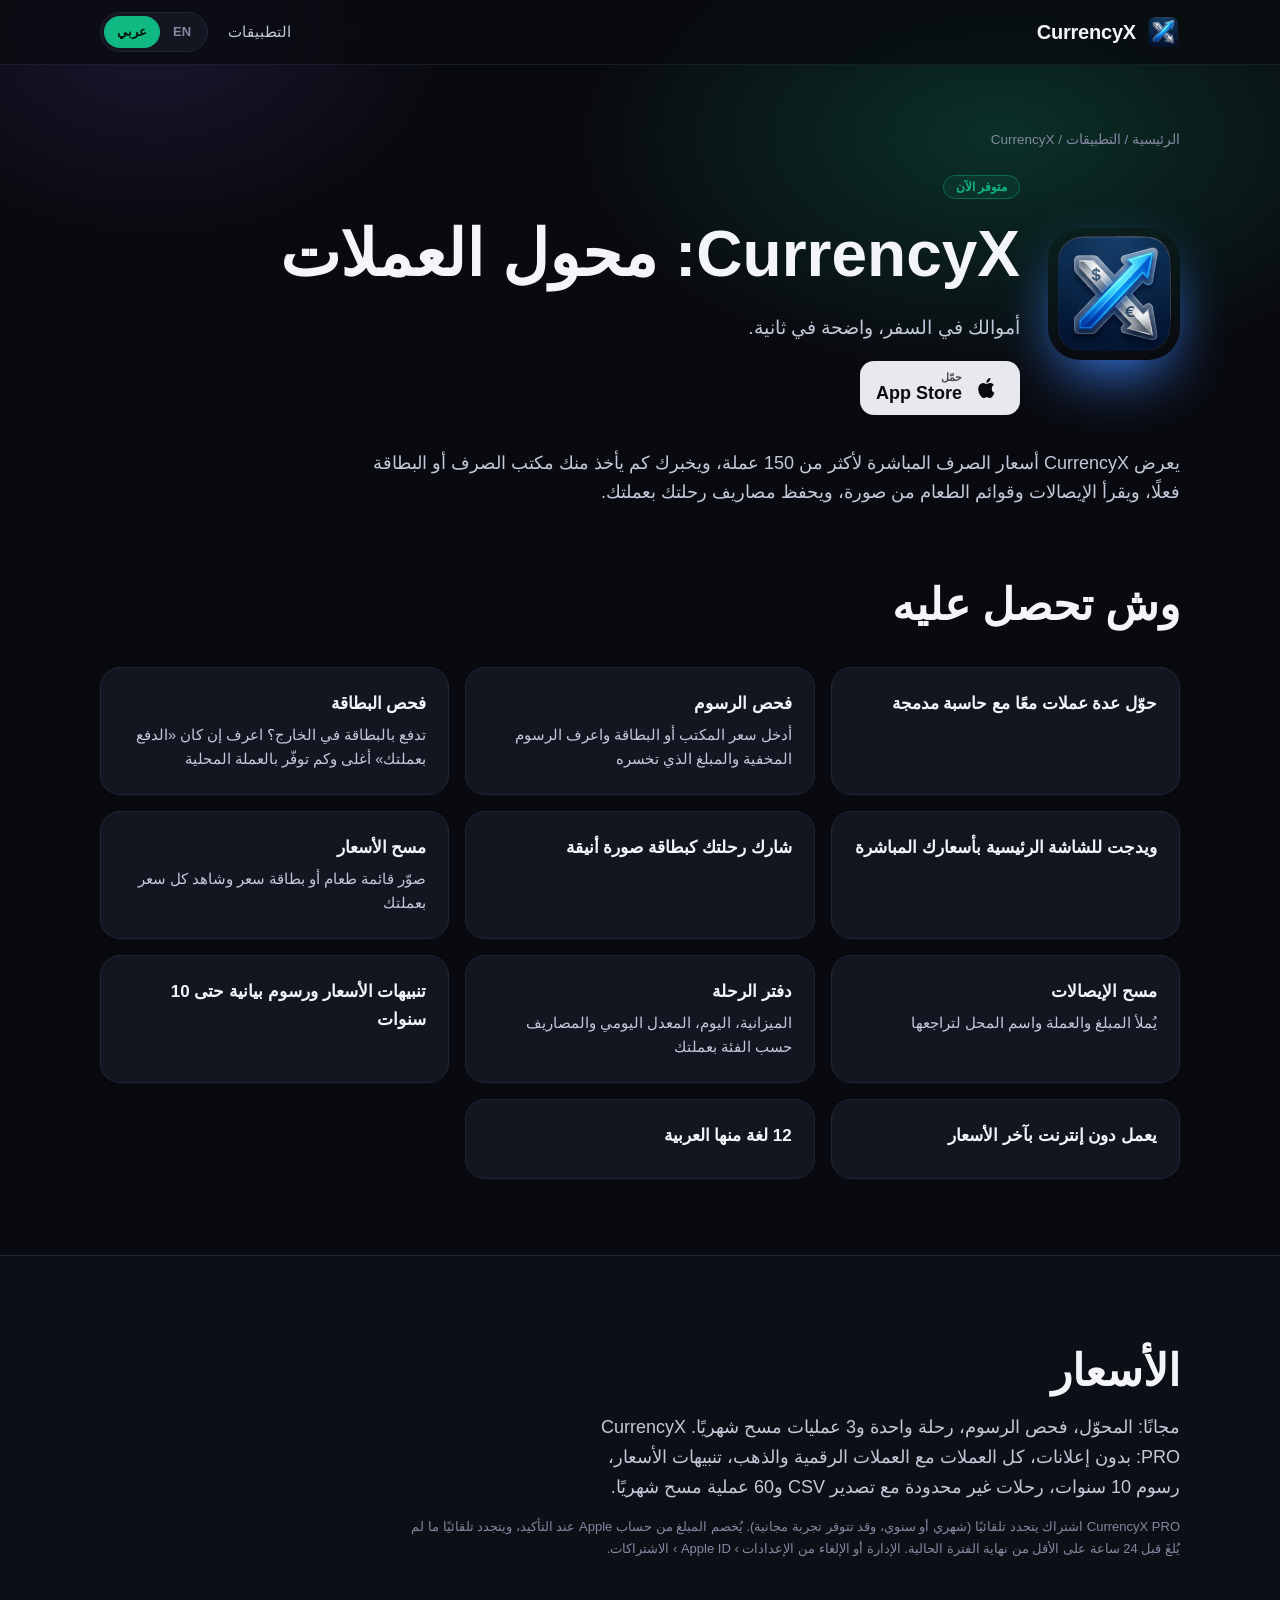
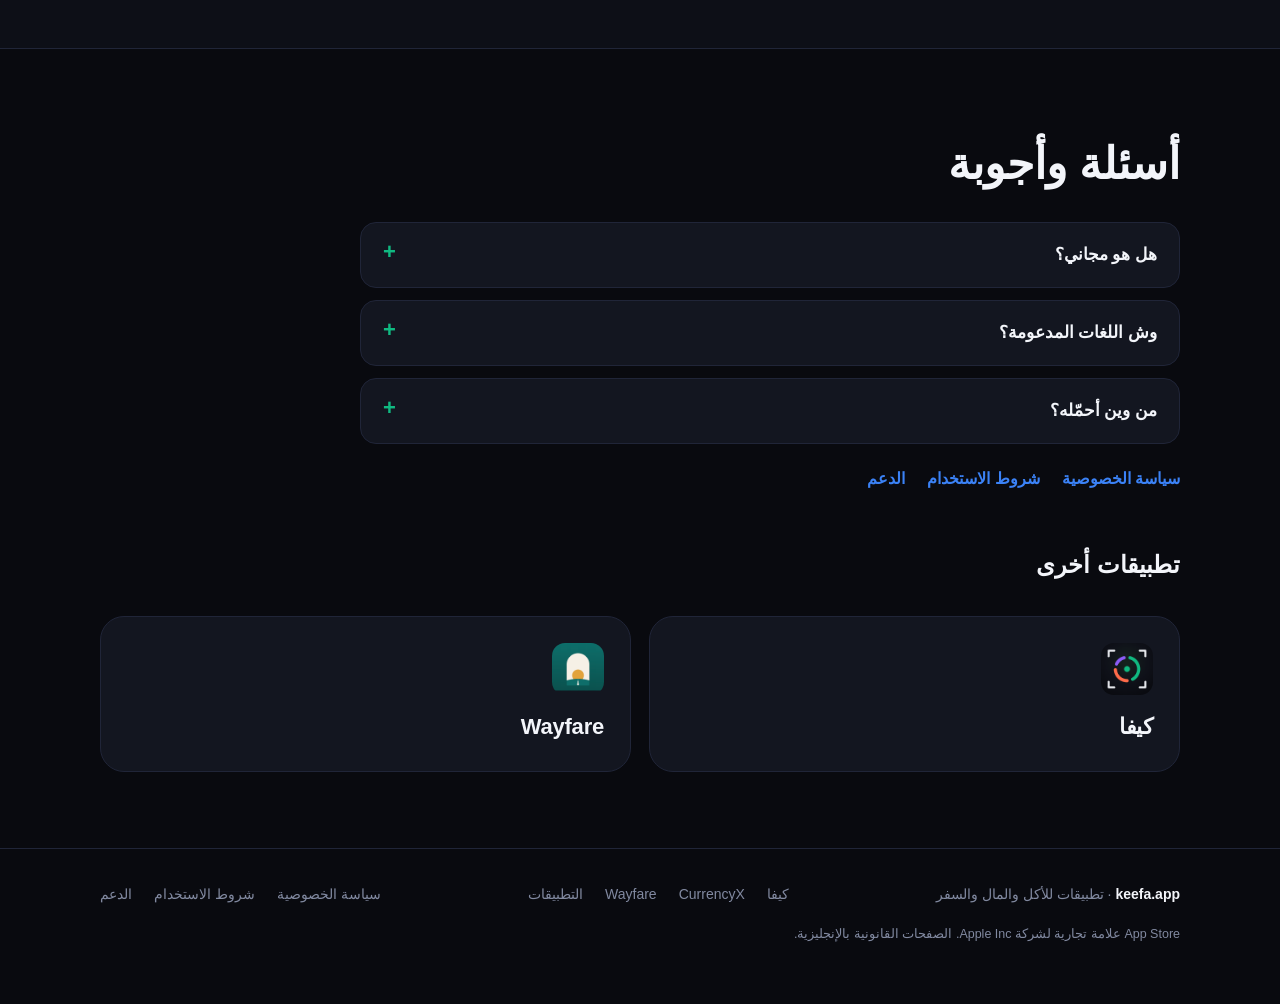
<file: ar/currencyx/index.html>
<!doctype html>
<html lang="ar" dir="rtl">
<head>
<meta charset="utf-8">
<meta name="viewport" content="width=device-width, initial-scale=1">
<title>CurrencyX: محول العملات | أسعار الصرف ومصاريف السفر</title>
<meta name="description" content="أسعار مباشرة لأكثر من 150 عملة، وفحص رسوم مكاتب الصرف والبطاقات، ومسح الإيصالات لتسجيل مصاريف رحلتك بعملتك.">
<meta name="robots" content="index,follow,max-image-preview:large,max-snippet:-1,max-video-preview:-1">
<meta name="theme-color" content="#090A0F">
<link rel="canonical" href="https://keefa.app/ar/currencyx/">
<link rel="alternate" hreflang="ar" href="https://keefa.app/ar/currencyx/">
<link rel="alternate" hreflang="en" href="https://keefa.app/currencyx/">
<link rel="alternate" hreflang="x-default" href="https://keefa.app/currencyx/">
<meta property="og:type" content="website">
<meta property="og:site_name" content="keefa.app">
<meta property="og:title" content="CurrencyX: محول العملات | أسعار الصرف ومصاريف السفر">
<meta property="og:description" content="أسعار مباشرة لأكثر من 150 عملة، وفحص رسوم مكاتب الصرف والبطاقات، ومسح الإيصالات لتسجيل مصاريف رحلتك بعملتك.">
<meta property="og:url" content="https://keefa.app/ar/currencyx/">
<meta property="og:image" content="https://keefa.app/assets/og-currencyx.png">
<meta property="og:image:width" content="1200">
<meta property="og:image:height" content="630">
<meta property="og:locale" content="ar_AR">
<meta property="og:locale:alternate" content="en_US">
<meta name="twitter:card" content="summary_large_image">
<meta name="twitter:title" content="CurrencyX: محول العملات | أسعار الصرف ومصاريف السفر">
<meta name="twitter:description" content="أسعار مباشرة لأكثر من 150 عملة، وفحص رسوم مكاتب الصرف والبطاقات، ومسح الإيصالات لتسجيل مصاريف رحلتك بعملتك.">
<meta name="twitter:image" content="https://keefa.app/assets/og-currencyx.png">
<meta name="apple-itunes-app" content="app-id=6760399044">
<link rel="icon" href="/assets/favicon.png" type="image/png">
<link rel="apple-touch-icon" href="/assets/icon.png">
<style>
:root {
    color-scheme: dark;
    --bg:#090A0F; --bg2:#0D0F17; --card:#131620; --card2:#171B27; --line:#202538;
    --ink:#F3F5FA; --soft:#C3C9D9; --muted:#8189A0;
    --emerald:#10B981; --emerald-d:#0B8F64; --coral:#FF6B4A; --violet:#8B5CF6; --gold:#F5C451;
    --radius:20px;
  }
  * { box-sizing:border-box; }
  html { scroll-behavior:smooth; }
  body {
    margin:0; background:var(--bg); color:var(--ink);
    font:16px/1.65 -apple-system, BlinkMacSystemFont, "Segoe UI", Roboto, "Geeza Pro", "Noto Sans Arabic", Tahoma, sans-serif;
    -webkit-font-smoothing:antialiased; overflow-x:hidden;
  }
  a { color:inherit; text-decoration:none; }
  .wrap { max-width:1120px; margin:0 auto; padding:0 20px; }

  /* background glow */
  .glow { position:absolute; inset:0 0 auto 0; height:760px; pointer-events:none; z-index:0;
    background:
      radial-gradient(600px 340px at 78% 18%, rgba(16,185,129,.22), transparent 70%),
      radial-gradient(420px 300px at 12% 4%, rgba(139,92,246,.14), transparent 70%); }

  /* header */
  header { position:sticky; top:0; z-index:20; backdrop-filter:blur(14px); -webkit-backdrop-filter:blur(14px);
    background:rgba(9,10,15,.72); border-bottom:1px solid rgba(32,37,56,.7); }
  .bar { display:flex; align-items:center; gap:20px; height:64px; }
  .brand { display:flex; align-items:center; gap:10px; font-weight:800; font-size:20px; letter-spacing:-.01em; }
  .brand img { width:34px; height:34px; border-radius:9px; }
  nav.links { margin-inline-start:auto; display:flex; gap:26px; font-size:15px; color:var(--soft); }
  nav.links a:hover { color:var(--ink); }
  .lang { display:flex; border:1px solid var(--line); border-radius:999px; padding:3px; background:var(--card); }
  .lang button { all:unset; cursor:pointer; padding:5px 13px; border-radius:999px; font-size:13px; font-weight:700; color:var(--muted); }
  .lang button[aria-pressed="true"] { background:var(--emerald); color:#04130D; }
  @media (max-width:780px) { nav.links { display:none; } .lang { margin-inline-start:auto; } }

  /* hero */
  .hero { position:relative; z-index:1; padding:64px 0 40px; }
  .hero-grid { display:grid; grid-template-columns:1.05fr .95fr; gap:40px; align-items:center; }
  .pill { display:inline-flex; align-items:center; gap:8px; font-size:13px; font-weight:700; color:var(--emerald);
    background:rgba(16,185,129,.1); border:1px solid rgba(16,185,129,.28); padding:6px 14px; border-radius:999px; }
  .pill i { width:7px; height:7px; border-radius:50%; background:var(--emerald); box-shadow:0 0 10px var(--emerald); }
  h1 { font-size:clamp(38px,6vw,64px); line-height:1.06; letter-spacing:-.03em; margin:18px 0 18px; font-weight:800; }
  h1 em { font-style:normal; background:linear-gradient(100deg,var(--emerald),#5EEAD4 60%,var(--gold)); -webkit-background-clip:text; background-clip:text; color:transparent; }
  html[dir="rtl"] h1 { letter-spacing:0; line-height:1.25; }
  .lead { font-size:19px; color:var(--soft); max-width:30em; margin:0 0 28px; }
  .cta { display:flex; flex-wrap:wrap; gap:14px; align-items:center; }
  .store { display:inline-flex; align-items:center; gap:12px; background:var(--ink); color:#0A0B10; border-radius:14px; padding:10px 20px 10px 16px; font-weight:700; cursor:default; opacity:.95; }
  .store svg { width:26px; height:26px; }
  .store small { display:block; font-size:11px; font-weight:600; opacity:.7; line-height:1.1; }
  .store b { display:block; font-size:18px; line-height:1.2; }
  .ghost { padding:12px 20px; border-radius:14px; border:1px solid var(--line); color:var(--soft); font-weight:600; background:var(--card); }
  .ghost:hover { border-color:var(--emerald); color:var(--ink); }
  .micro { margin-top:18px; font-size:13.5px; color:var(--muted); display:flex; flex-wrap:wrap; gap:6px 18px; }
  .micro span::before { content:"✓"; color:var(--emerald); margin-inline-end:6px; font-weight:800; }

  /* phone */
  .phone-wrap { position:relative; display:flex; justify-content:center; }
  .phone { width:300px; border-radius:46px; padding:11px; background:linear-gradient(160deg,#2A3042,#10131C 40%,#1B2030); box-shadow:0 40px 90px -20px rgba(16,185,129,.35), 0 0 0 1px #2B3146; transform:rotate(3deg); }
  html[dir="rtl"] .phone { transform:rotate(-3deg); }
  .screen { border-radius:36px; background:linear-gradient(180deg,#0C0F16,#0A0C12); padding:16px 16px 18px; min-height:560px; position:relative; overflow:hidden; }
  .notch { width:92px; height:24px; background:#04050A; border-radius:14px; margin:0 auto 14px; }
  .scan { position:relative; height:150px; border-radius:20px; overflow:hidden;
    background:
      radial-gradient(60px 46px at 34% 55%, #D9A25A, transparent 70%),
      radial-gradient(70px 50px at 66% 52%, #C6874A, transparent 70%),
      radial-gradient(40px 30px at 52% 32%, #7BB662, transparent 72%),
      radial-gradient(120px 80px at 50% 60%, #3B2A1C, #1A130D 80%); }
  .scan::after { content:""; position:absolute; inset:0; background:linear-gradient(180deg,transparent 45%,rgba(16,185,129,.45) 50%,transparent 55%); animation:sweep 3.2s ease-in-out infinite; }
  @keyframes sweep { 0%{transform:translateY(-60%)} 100%{transform:translateY(60%)} }
  .corner { position:absolute; width:20px; height:20px; border:3px solid #fff; opacity:.9; z-index:2; }
  .c1{top:10px;left:10px;border-right:0;border-bottom:0;border-radius:8px 0 0 0}
  .c2{top:10px;right:10px;border-left:0;border-bottom:0;border-radius:0 8px 0 0}
  .c3{bottom:10px;left:10px;border-right:0;border-top:0;border-radius:0 0 0 8px}
  .c4{bottom:10px;right:10px;border-left:0;border-top:0;border-radius:0 0 8px 0}
  .dish { display:flex; justify-content:space-between; align-items:center; margin:14px 2px 8px; font-weight:700; font-size:16px; }
  .tag { font-size:10.5px; font-weight:700; padding:3px 9px; border-radius:999px; }
  .tag.ref { color:var(--emerald); background:rgba(16,185,129,.12); border:1px solid rgba(16,185,129,.3); }
  .tag.est { color:var(--gold); background:rgba(245,196,81,.1); border:1px solid rgba(245,196,81,.3); }
  .ringrow { display:flex; align-items:center; gap:16px; background:var(--card); border:1px solid var(--line); border-radius:20px; padding:14px; }
  .ring { position:relative; width:104px; height:104px; flex:none; }
  .ring svg { width:100%; height:100%; transform:rotate(-90deg); }
  .ring circle { fill:none; stroke-width:12; stroke-linecap:round; }
  .ring .num { position:absolute; inset:0; display:flex; flex-direction:column; align-items:center; justify-content:center; line-height:1.1; }
  .ring .num b { font-size:25px; } .ring .num small { font-size:11px; color:var(--muted); }
  .macros { flex:1; display:grid; gap:9px; font-size:13px; }
  .macro { display:flex; justify-content:space-between; align-items:center; color:var(--soft); }
  .macro i { width:9px; height:9px; border-radius:50%; display:inline-block; margin-inline-end:7px; }
  .macro b { color:var(--ink); }
  .item { margin-top:12px; display:flex; justify-content:space-between; align-items:center; background:var(--card); border:1px solid var(--line); border-radius:16px; padding:11px 14px; font-size:13.5px; }
  .item span:last-child { color:var(--muted); }
  .savebtn { margin-top:14px; text-align:center; background:var(--emerald); color:#04130D; font-weight:800; border-radius:16px; padding:13px; }
  .eg { position:absolute; bottom:6px; right:6px; left:6px; text-align:center; font-size:10px; color:var(--muted); }
  .float { position:absolute; background:rgba(19,22,32,.92); border:1px solid var(--line); border-radius:16px; padding:10px 14px; font-size:12.5px; font-weight:700; box-shadow:0 18px 40px -14px rgba(0,0,0,.6); backdrop-filter:blur(8px); }
  .f1 { top:70px; inset-inline-start:-6px; color:var(--emerald); }
  .f2 { bottom:90px; inset-inline-end:-10px; color:var(--gold); }
  @media (max-width:900px) {
    .hero-grid { grid-template-columns:1fr; } .phone-wrap { margin-top:24px; }
    .f1 { inset-inline-start:2%; } .f2 { inset-inline-end:2%; }
  }

  /* sections */
  section { position:relative; z-index:1; padding:76px 0; }
  .alt { background:var(--bg2); border-block:1px solid var(--line); }
  .eyebrow { color:var(--emerald); font-weight:800; font-size:13px; letter-spacing:.12em; text-transform:uppercase; }
  html[dir="rtl"] .eyebrow { letter-spacing:0; }
  h2 { font-size:clamp(30px,4.2vw,44px); line-height:1.12; letter-spacing:-.025em; margin:10px 0 14px; font-weight:800; }
  html[dir="rtl"] h2 { letter-spacing:0; line-height:1.3; }
  .sub { color:var(--soft); font-size:18px; max-width:34em; margin:0; }
  .grid3 { display:grid; grid-template-columns:repeat(3,1fr); gap:18px; margin-top:40px; }
  .card { background:var(--card); border:1px solid var(--line); border-radius:var(--radius); padding:26px; }
  .card h3 { margin:14px 0 8px; font-size:20px; }
  .card p { margin:0; color:var(--soft); }
  .step { width:44px; height:44px; border-radius:14px; display:grid; place-items:center; font-weight:800; font-size:19px; color:#04130D; background:var(--emerald); }
  .card:nth-child(2) .step { background:var(--coral); } .card:nth-child(3) .step { background:var(--violet); color:#fff; }
  @media (max-width:860px) { .grid3 { grid-template-columns:1fr; } }

  .split { display:grid; grid-template-columns:1fr 1fr; gap:44px; align-items:center; }
  @media (max-width:860px) { .split { grid-template-columns:1fr; } }
  .checks { list-style:none; padding:0; margin:22px 0 0; display:grid; gap:12px; }
  .checks li { display:flex; gap:12px; color:var(--soft); }
  .checks li::before { content:"✓"; flex:none; width:24px; height:24px; border-radius:8px; display:grid; place-items:center; font-size:13px; font-weight:800; color:#04130D; background:var(--emerald); margin-top:2px; }

  .honest { display:grid; gap:12px; }
  .row { display:flex; align-items:center; justify-content:space-between; gap:12px; background:var(--card2); border:1px solid var(--line); border-radius:16px; padding:15px 18px; }
  .row b { font-size:16px; } .row small { display:block; color:var(--muted); font-size:13px; }
  .row .kc { font-weight:800; font-size:18px; }
  .edit { text-align:center; color:var(--muted); font-size:13.5px; padding:6px 0 0; }

  .fast { background:var(--card); border:1px solid var(--line); border-radius:28px; padding:28px; }
  .fastring { width:190px; height:190px; margin:0 auto 20px; position:relative; }
  .fastring svg { width:100%; height:100%; transform:rotate(-90deg); }
  .fastring circle { fill:none; stroke-width:14; stroke-linecap:round; }
  .fastring .mid { position:absolute; inset:0; display:flex; flex-direction:column; align-items:center; justify-content:center; }
  .fastring .mid b { font-size:34px; letter-spacing:-.02em; } .fastring .mid small { color:var(--muted); font-size:12px; }
  .times { display:grid; grid-template-columns:1fr 1fr; gap:12px; }
  .times div { background:var(--card2); border:1px solid var(--line); border-radius:16px; padding:14px; text-align:center; }
  .times small { display:block; color:var(--muted); font-size:12px; } .times b { font-size:20px; }

  .dishes { display:flex; flex-wrap:wrap; gap:10px; margin-top:28px; }
  .dishes span { padding:10px 18px; border-radius:999px; background:var(--card); border:1px solid var(--line); font-weight:700; color:var(--soft); }
  .dishes span:nth-child(3n+1) { border-color:rgba(16,185,129,.4); }
  .dishes span:nth-child(3n+2) { border-color:rgba(255,107,74,.4); }
  .dishes span:nth-child(3n) { border-color:rgba(139,92,246,.45); }

  .priv { display:grid; grid-template-columns:repeat(4,1fr); gap:16px; margin-top:36px; }
  .priv .card { padding:22px; } .priv .card h3 { font-size:17px; margin:0 0 6px; }
  .priv .card p { font-size:14.5px; }
  @media (max-width:900px) { .priv { grid-template-columns:1fr 1fr; } }
  @media (max-width:520px) { .priv { grid-template-columns:1fr; } }

  .plans { display:grid; grid-template-columns:1fr 1fr; gap:18px; margin-top:40px; max-width:820px; }
  @media (max-width:700px) { .plans { grid-template-columns:1fr; } }
  .plan h3 { margin:0 0 4px; font-size:22px; } .plan .tagline { color:var(--muted); font-size:14px; margin-bottom:16px; }
  .plan.pro { border-color:rgba(16,185,129,.55); background:linear-gradient(180deg,rgba(16,185,129,.08),var(--card) 55%); position:relative; }
  .plan .badge { position:absolute; top:-12px; inset-inline-end:20px; background:var(--emerald); color:#04130D; font-size:12px; font-weight:800; padding:4px 12px; border-radius:999px; }
  .plan .checks { margin-top:0; }
  .note { color:var(--muted); font-size:13.5px; margin-top:16px; }

  details { background:var(--card); border:1px solid var(--line); border-radius:16px; padding:0 22px; margin-top:12px; }
  summary { cursor:pointer; padding:18px 0; font-weight:700; font-size:17px; list-style:none; display:flex; justify-content:space-between; gap:14px; }
  summary::-webkit-details-marker { display:none; }
  summary::after { content:"+"; color:var(--emerald); font-size:22px; line-height:1; }
  details[open] summary::after { content:"–"; }
  details p { margin:0 0 18px; color:var(--soft); }
  .faq { max-width:820px; margin-top:30px; }

  .final { text-align:center; padding:84px 0; }
  .final img { width:84px; height:84px; border-radius:22px; box-shadow:0 20px 50px -12px rgba(16,185,129,.5); }
  .final h2 { margin-top:22px; } .final .sub { margin:0 auto 26px; }
  .final .cta { justify-content:center; }

  footer { border-top:1px solid var(--line); padding:34px 0 46px; color:var(--muted); font-size:14px; }
  footer .cols { display:flex; flex-wrap:wrap; gap:18px 30px; align-items:center; justify-content:space-between; }
  footer nav { display:flex; flex-wrap:wrap; gap:8px 22px; }
  footer a:hover { color:var(--emerald); }
  .disc { margin-top:18px; font-size:12.5px; max-width:70em; }

  .reveal { opacity:0; transform:translateY(18px); transition:opacity .6s ease, transform .6s ease; }
  .reveal.in { opacity:1; transform:none; }
  @media (prefers-reduced-motion:reduce) { .reveal { opacity:1; transform:none; transition:none; } .scan::after { animation:none; } html { scroll-behavior:auto; } }

/* ---- multi-page additions ---- */
.skip{position:absolute;inset-inline-start:-999px;top:8px;background:var(--emerald);color:#04130D;padding:8px 14px;border-radius:10px;font-weight:800;z-index:50}
.skip:focus{inset-inline-start:12px}
.lang a{padding:5px 13px;border-radius:999px;font-size:13px;font-weight:700;color:var(--muted);display:block}
.lang a[aria-current="true"]{background:var(--emerald);color:#04130D}
.brand .dot{width:9px;height:9px;border-radius:50%;background:var(--emerald);box-shadow:0 0 10px var(--emerald)}
.acc{--accent:var(--emerald)}
.page-head{position:relative;z-index:1;padding:64px 0 28px}
.page-head h1{margin-top:14px}
.apps{display:grid;grid-template-columns:repeat(3,1fr);gap:18px;margin-top:36px}
@media (max-width:900px){.apps{grid-template-columns:1fr}}
.appcard{display:flex;flex-direction:column;gap:14px;background:var(--card);border:1px solid var(--line);border-radius:24px;padding:26px;transition:transform .2s,border-color .2s}
.appcard:hover{transform:translateY(-3px);border-color:var(--accent)}
.appcard img{width:68px;height:68px;border-radius:17px}
.appcard h2,.appcard h3{margin:0;font-size:22px;letter-spacing:-.01em}
.appcard .st{color:var(--muted);font-size:14px;margin:-8px 0 0}
.appcard p{margin:0;color:var(--soft);font-size:15.5px}
.appcard .go{margin-top:auto;color:var(--accent);font-weight:800}
.status{align-self:flex-start;font-size:12px;font-weight:800;padding:4px 12px;border-radius:999px;border:1px solid var(--line);color:var(--muted)}
.status.live{color:var(--emerald);border-color:rgba(16,185,129,.4);background:rgba(16,185,129,.08)}
.status.soon{color:var(--gold);border-color:rgba(245,196,81,.4);background:rgba(245,196,81,.08)}
.apphero{display:grid;grid-template-columns:auto 1fr;gap:28px;align-items:center}
@media (max-width:640px){.apphero{grid-template-columns:1fr}}
.apphero img{width:132px;height:132px;border-radius:32px;box-shadow:0 24px 60px -14px var(--accent)}
.feat{display:grid;grid-template-columns:repeat(3,1fr);gap:16px;margin-top:34px}
@media (max-width:900px){.feat{grid-template-columns:1fr 1fr}} @media (max-width:560px){.feat{grid-template-columns:1fr}}
.feat .card{padding:22px} .feat .card h3{font-size:17px;margin:0 0 6px} .feat .card p{font-size:14.5px}
.crumbs{font-size:13.5px;color:var(--muted)} .crumbs a:hover{color:var(--emerald)}
.fine{color:var(--muted);font-size:13px;margin-top:14px;max-width:60em}
.links-row{display:flex;flex-wrap:wrap;gap:10px 22px;margin-top:22px;font-weight:700}
.links-row a{color:var(--accent)} .links-row a:hover{text-decoration:underline}
.more{margin-top:26px}

</style>
<script type="application/ld+json">{"@context": "https://schema.org", "@graph": [{"@type": "WebSite", "@id": "https://keefa.app/#site", "url": "https://keefa.app/", "name": "keefa.app", "inLanguage": ["en", "ar"]}, {"@type": "MobileApplication", "name": "CurrencyX: محول العملات", "alternateName": "CurrencyX", "operatingSystem": "iOS", "applicationCategory": "FinanceApplication", "description": "أموالك في السفر، واضحة في ثانية. يعرض CurrencyX أسعار الصرف المباشرة لأكثر من 150 عملة، ويخبرك كم يأخذ منك مكتب الصرف أو البطاقة فعلًا، ويقرأ الإيصالات وقوائم الطعام من صورة، ويحفظ مصاريف رحلتك بعملتك.", "image": "https://keefa.app/assets/currencyx.png", "url": "https://keefa.app/ar/currencyx/", "inLanguage": "ar", "availableOnDevice": "iPhone", "offers": {"@type": "Offer", "price": "0", "priceCurrency": "USD"}, "installUrl": "https://apps.apple.com/app/id6760399044"}, {"@type": "FAQPage", "mainEntity": [{"@type": "Question", "name": "هل هو مجاني؟", "acceptedAnswer": {"@type": "Answer", "text": "مجانًا: المحوّل، فحص الرسوم، رحلة واحدة و3 عمليات مسح شهريًا. CurrencyX PRO: بدون إعلانات، كل العملات مع العملات الرقمية والذهب، تنبيهات الأسعار، رسوم 10 سنوات، رحلات غير محدودة مع تصدير CSV و60 عملية مسح شهريًا."}}, {"@type": "Question", "name": "وش اللغات المدعومة؟", "acceptedAnswer": {"@type": "Answer", "text": "12 لغة منها العربية"}}, {"@type": "Question", "name": "من وين أحمّله؟", "acceptedAnswer": {"@type": "Answer", "text": "حمّله من App Store للآيفون."}}]}, {"@type": "BreadcrumbList", "itemListElement": [{"@type": "ListItem", "position": 1, "name": "الرئيسية", "item": "https://keefa.app/ar/"}, {"@type": "ListItem", "position": 2, "name": "التطبيقات", "item": "https://keefa.app/ar/apps/"}, {"@type": "ListItem", "position": 3, "name": "CurrencyX", "item": "https://keefa.app/ar/currencyx/"}]}]}</script>
</head>
<body>
<div class="glow"></div>
<a class="skip" href="#main">انتقل للمحتوى</a>
<header><div class="wrap bar"><a class="brand" href="/ar/currencyx/"><img src="/assets/currencyx.png" alt="" width="34" height="34"><span>CurrencyX</span></a><nav class="links" aria-label="Main"><a href="/ar/apps/">التطبيقات</a></nav><div class="lang" role="group" aria-label="Language"><a href="/currencyx/" hreflang="en" lang="en" aria-current="false">EN</a><a href="/ar/currencyx/" hreflang="ar" lang="ar" aria-current="true">عربي</a></div></div></header>
<main id="main">
<div class="page-head acc" style="--accent:#3B82F6"><div class="wrap">
<nav class="crumbs" aria-label="Breadcrumb"><a href="/ar/">الرئيسية</a> / <a href="/ar/apps/">التطبيقات</a> / CurrencyX</nav>
<div class="apphero" style="margin-top:22px"><img src="/assets/currencyx.png" alt="CurrencyX app icon" width="132" height="132" fetchpriority="high">
<div><span class="status live">متوفر الآن</span><h1>CurrencyX: محول العملات</h1><p class="lead" style="margin-bottom:18px">أموالك في السفر، واضحة في ثانية.</p>
<div class="cta"><a class="store" href="https://apps.apple.com/app/id6760399044" rel="noopener"><svg viewBox="0 0 24 24" fill="currentColor" aria-hidden="true"><path d="M16.4 12.6c0-2.3 1.9-3.4 2-3.5-1.1-1.6-2.8-1.8-3.4-1.8-1.4-.1-2.8.9-3.5.9-.7 0-1.8-.8-3-.8-1.5 0-3 .9-3.8 2.3-1.6 2.8-.4 7 1.2 9.3.8 1.1 1.7 2.4 2.9 2.3 1.2 0 1.6-.7 3-.7s1.8.7 3 .7c1.3 0 2.1-1.1 2.8-2.3.9-1.3 1.3-2.5 1.3-2.6-.1 0-2.5-1-2.5-3.8zM14.2 5.8c.6-.8 1.1-1.9.9-3-.9 0-2.1.6-2.7 1.4-.6.7-1.1 1.8-1 2.9 1.1.1 2.1-.5 2.8-1.3z"/></svg><span><small>حمّل</small><b>App Store</b></span></a></div></div></div>
<p class="sub" style="margin-top:34px;max-width:46em">يعرض CurrencyX أسعار الصرف المباشرة لأكثر من 150 عملة، ويخبرك كم يأخذ منك مكتب الصرف أو البطاقة فعلًا، ويقرأ الإيصالات وقوائم الطعام من صورة، ويحفظ مصاريف رحلتك بعملتك.</p></div></div>
<section class="acc" style="--accent:#3B82F6;padding-top:30px"><div class="wrap">
<h2>وش تحصل عليه</h2><div class="feat"><div class="card reveal"><h3>حوّل عدة عملات معًا مع حاسبة مدمجة</h3></div><div class="card reveal"><h3>فحص الرسوم</h3><p>أدخل سعر المكتب أو البطاقة واعرف الرسوم المخفية والمبلغ الذي تخسره</p></div><div class="card reveal"><h3>فحص البطاقة</h3><p>تدفع بالبطاقة في الخارج؟ اعرف إن كان «الدفع بعملتك» أغلى وكم توفّر بالعملة المحلية</p></div><div class="card reveal"><h3>ويدجت للشاشة الرئيسية بأسعارك المباشرة</h3></div><div class="card reveal"><h3>شارك رحلتك كبطاقة صورة أنيقة</h3></div><div class="card reveal"><h3>مسح الأسعار</h3><p>صوّر قائمة طعام أو بطاقة سعر وشاهد كل سعر بعملتك</p></div><div class="card reveal"><h3>مسح الإيصالات</h3><p>يُملأ المبلغ والعملة واسم المحل لتراجعها</p></div><div class="card reveal"><h3>دفتر الرحلة</h3><p>الميزانية، اليوم، المعدل اليومي والمصاريف حسب الفئة بعملتك</p></div><div class="card reveal"><h3>تنبيهات الأسعار ورسوم بيانية حتى 10 سنوات</h3></div><div class="card reveal"><h3>يعمل دون إنترنت بآخر الأسعار</h3></div><div class="card reveal"><h3>12 لغة منها العربية</h3></div></div></div></section>
<section class="alt acc" style="--accent:#3B82F6"><div class="wrap">
<h2>الأسعار</h2><p class="sub">مجانًا: المحوّل، فحص الرسوم، رحلة واحدة و3 عمليات مسح شهريًا. CurrencyX PRO: بدون إعلانات، كل العملات مع العملات الرقمية والذهب، تنبيهات الأسعار، رسوم 10 سنوات، رحلات غير محدودة مع تصدير CSV و60 عملية مسح شهريًا.</p><p class="fine">CurrencyX PRO اشتراك يتجدد تلقائيًا (شهري أو سنوي، وقد تتوفر تجربة مجانية). يُخصم المبلغ من حساب Apple عند التأكيد، ويتجدد تلقائيًا ما لم يُلغَ قبل 24 ساعة على الأقل من نهاية الفترة الحالية. الإدارة أو الإلغاء من الإعدادات › Apple ID › الاشتراكات.</p>
</div></section>
<section><div class="wrap"><h2>أسئلة وأجوبة</h2><div class="faq"><details><summary>هل هو مجاني؟</summary><p>مجانًا: المحوّل، فحص الرسوم، رحلة واحدة و3 عمليات مسح شهريًا. CurrencyX PRO: بدون إعلانات، كل العملات مع العملات الرقمية والذهب، تنبيهات الأسعار، رسوم 10 سنوات، رحلات غير محدودة مع تصدير CSV و60 عملية مسح شهريًا.</p></details><details><summary>وش اللغات المدعومة؟</summary><p>12 لغة منها العربية</p></details><details><summary>من وين أحمّله؟</summary><p>حمّله من App Store للآيفون.</p></details></div>
<div class="links-row acc" style="--accent:#3B82F6"><a href="https://mouloudoujderou-star.github.io/currencyx/privacy/" rel="noopener">سياسة الخصوصية</a><a href="https://mouloudoujderou-star.github.io/currencyx/terms/" rel="noopener">شروط الاستخدام</a><a href="https://mouloudoujderou-star.github.io/currencyx/support/" rel="noopener">الدعم</a></div>
<h2 style="margin-top:56px;font-size:24px">تطبيقات أخرى</h2><div class="apps" style="grid-template-columns:repeat(auto-fit,minmax(200px,1fr))"><a class="appcard acc" style="--accent:#10B981" href="/ar/"><img src="/assets/icon.png" alt="" width="52" height="52" loading="lazy" style="width:52px;height:52px;border-radius:13px"><h3>كيفا</h3></a><a class="appcard acc" style="--accent:#F59E0B" href="/ar/wayfare/"><img src="/assets/wayfare.png" alt="" width="52" height="52" loading="lazy" style="width:52px;height:52px;border-radius:13px"><h3>Wayfare</h3></a></div></div></section>
</main>
<footer><div class="wrap">
<div class="cols"><div><strong style="color:var(--ink)">keefa.app</strong> &middot; تطبيقات للأكل والمال والسفر</div>
<nav aria-label="Apps"><a href="/ar/">كيفا</a><a href="/ar/currencyx/">CurrencyX</a><a href="/ar/wayfare/">Wayfare</a><a href="/ar/apps/">التطبيقات</a></nav>
<nav aria-label="Legal"><a href="/privacy.html">سياسة الخصوصية</a><a href="/terms.html">شروط الاستخدام</a><a href="/support.html">الدعم</a></nav></div>
<p class="disc">App Store علامة تجارية لشركة Apple Inc. الصفحات القانونية بالإنجليزية.</p>
</div></footer>
<script>
(function(){var els=document.querySelectorAll('.reveal');
if('IntersectionObserver' in window){var io=new IntersectionObserver(function(es){es.forEach(function(e){if(e.isIntersecting){e.target.classList.add('in');io.unobserve(e.target);}});},{threshold:.12});els.forEach(function(el){io.observe(el);});}
else{els.forEach(function(el){el.classList.add('in');});}})();
</script>
</body>
</html>
</file>
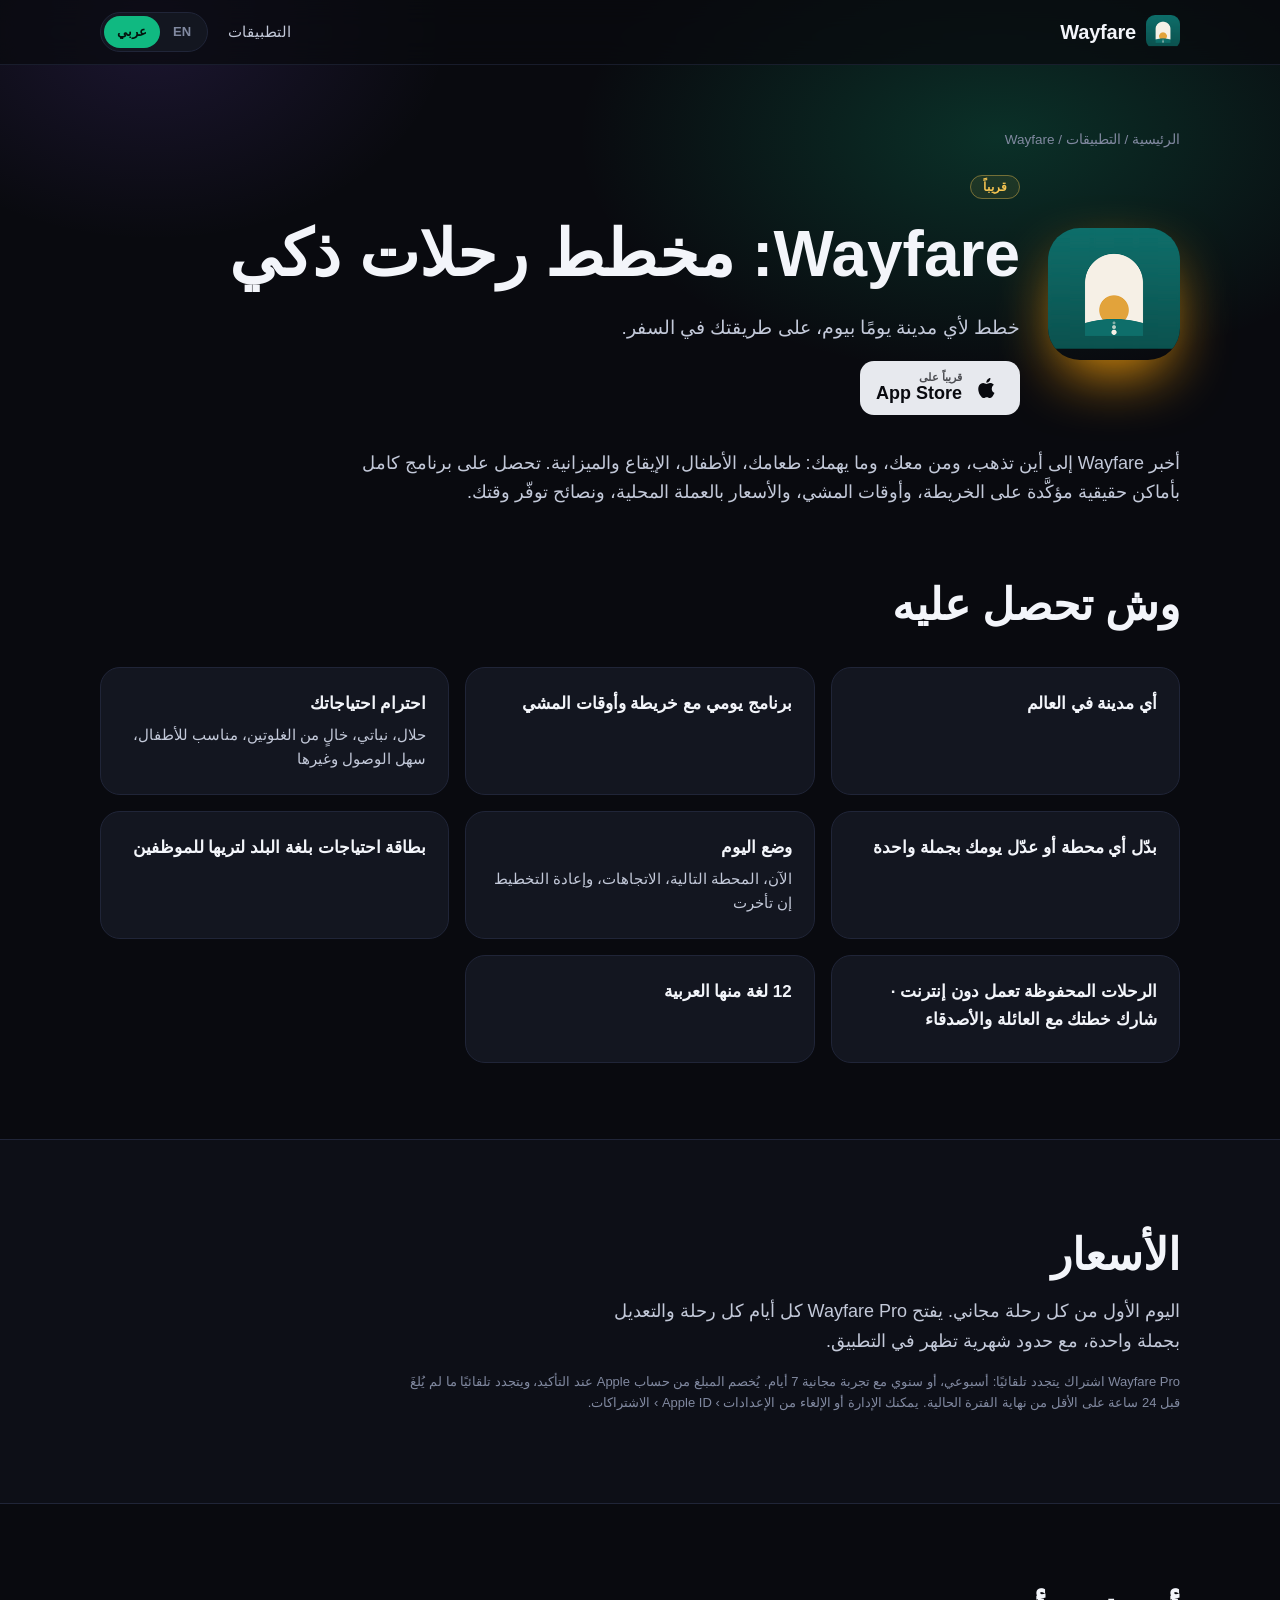
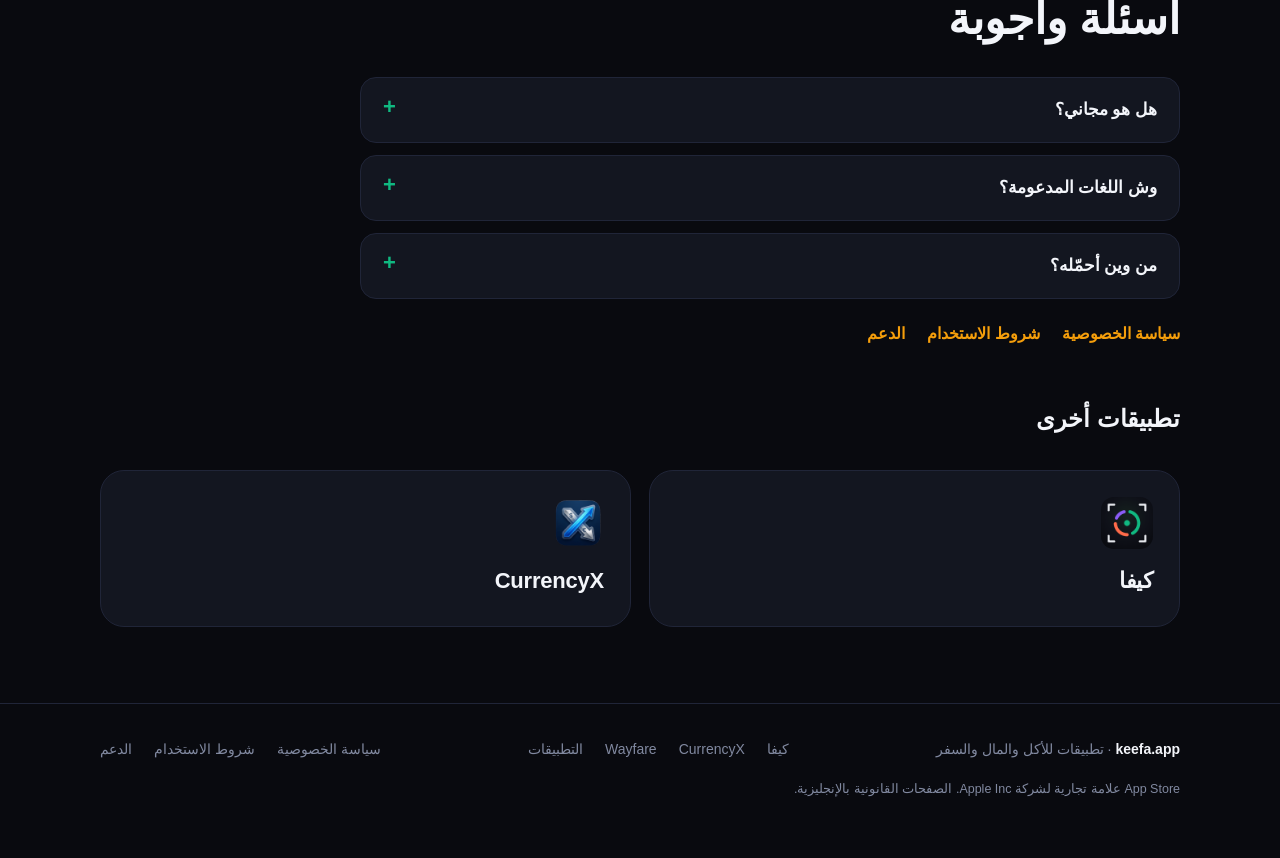
<file: ar/wayfare/index.html>
<!doctype html>
<html lang="ar" dir="rtl">
<head>
<meta charset="utf-8">
<meta name="viewport" content="width=device-width, initial-scale=1">
<title>Wayfare: مخطط رحلات ذكي | برنامج سياحي يومي ودليل سفر</title>
<meta name="description" content="خطط لأي مدينة في ثوانٍ: برنامج يومي يناسب طعامك وأطفالك وإيقاعك وميزانيتك، بأماكن حقيقية مؤكدة.">
<meta name="robots" content="index,follow,max-image-preview:large,max-snippet:-1,max-video-preview:-1">
<meta name="theme-color" content="#090A0F">
<link rel="canonical" href="https://keefa.app/ar/wayfare/">
<link rel="alternate" hreflang="ar" href="https://keefa.app/ar/wayfare/">
<link rel="alternate" hreflang="en" href="https://keefa.app/wayfare/">
<link rel="alternate" hreflang="x-default" href="https://keefa.app/wayfare/">
<meta property="og:type" content="website">
<meta property="og:site_name" content="keefa.app">
<meta property="og:title" content="Wayfare: مخطط رحلات ذكي | برنامج سياحي يومي ودليل سفر">
<meta property="og:description" content="خطط لأي مدينة في ثوانٍ: برنامج يومي يناسب طعامك وأطفالك وإيقاعك وميزانيتك، بأماكن حقيقية مؤكدة.">
<meta property="og:url" content="https://keefa.app/ar/wayfare/">
<meta property="og:image" content="https://keefa.app/assets/og-wayfare.png">
<meta property="og:image:width" content="1200">
<meta property="og:image:height" content="630">
<meta property="og:locale" content="ar_AR">
<meta property="og:locale:alternate" content="en_US">
<meta name="twitter:card" content="summary_large_image">
<meta name="twitter:title" content="Wayfare: مخطط رحلات ذكي | برنامج سياحي يومي ودليل سفر">
<meta name="twitter:description" content="خطط لأي مدينة في ثوانٍ: برنامج يومي يناسب طعامك وأطفالك وإيقاعك وميزانيتك، بأماكن حقيقية مؤكدة.">
<meta name="twitter:image" content="https://keefa.app/assets/og-wayfare.png">
<meta name="apple-itunes-app" content="app-id=6831649328">
<link rel="icon" href="/assets/favicon.png" type="image/png">
<link rel="apple-touch-icon" href="/assets/icon.png">
<style>
:root {
    color-scheme: dark;
    --bg:#090A0F; --bg2:#0D0F17; --card:#131620; --card2:#171B27; --line:#202538;
    --ink:#F3F5FA; --soft:#C3C9D9; --muted:#8189A0;
    --emerald:#10B981; --emerald-d:#0B8F64; --coral:#FF6B4A; --violet:#8B5CF6; --gold:#F5C451;
    --radius:20px;
  }
  * { box-sizing:border-box; }
  html { scroll-behavior:smooth; }
  body {
    margin:0; background:var(--bg); color:var(--ink);
    font:16px/1.65 -apple-system, BlinkMacSystemFont, "Segoe UI", Roboto, "Geeza Pro", "Noto Sans Arabic", Tahoma, sans-serif;
    -webkit-font-smoothing:antialiased; overflow-x:hidden;
  }
  a { color:inherit; text-decoration:none; }
  .wrap { max-width:1120px; margin:0 auto; padding:0 20px; }

  /* background glow */
  .glow { position:absolute; inset:0 0 auto 0; height:760px; pointer-events:none; z-index:0;
    background:
      radial-gradient(600px 340px at 78% 18%, rgba(16,185,129,.22), transparent 70%),
      radial-gradient(420px 300px at 12% 4%, rgba(139,92,246,.14), transparent 70%); }

  /* header */
  header { position:sticky; top:0; z-index:20; backdrop-filter:blur(14px); -webkit-backdrop-filter:blur(14px);
    background:rgba(9,10,15,.72); border-bottom:1px solid rgba(32,37,56,.7); }
  .bar { display:flex; align-items:center; gap:20px; height:64px; }
  .brand { display:flex; align-items:center; gap:10px; font-weight:800; font-size:20px; letter-spacing:-.01em; }
  .brand img { width:34px; height:34px; border-radius:9px; }
  nav.links { margin-inline-start:auto; display:flex; gap:26px; font-size:15px; color:var(--soft); }
  nav.links a:hover { color:var(--ink); }
  .lang { display:flex; border:1px solid var(--line); border-radius:999px; padding:3px; background:var(--card); }
  .lang button { all:unset; cursor:pointer; padding:5px 13px; border-radius:999px; font-size:13px; font-weight:700; color:var(--muted); }
  .lang button[aria-pressed="true"] { background:var(--emerald); color:#04130D; }
  @media (max-width:780px) { nav.links { display:none; } .lang { margin-inline-start:auto; } }

  /* hero */
  .hero { position:relative; z-index:1; padding:64px 0 40px; }
  .hero-grid { display:grid; grid-template-columns:1.05fr .95fr; gap:40px; align-items:center; }
  .pill { display:inline-flex; align-items:center; gap:8px; font-size:13px; font-weight:700; color:var(--emerald);
    background:rgba(16,185,129,.1); border:1px solid rgba(16,185,129,.28); padding:6px 14px; border-radius:999px; }
  .pill i { width:7px; height:7px; border-radius:50%; background:var(--emerald); box-shadow:0 0 10px var(--emerald); }
  h1 { font-size:clamp(38px,6vw,64px); line-height:1.06; letter-spacing:-.03em; margin:18px 0 18px; font-weight:800; }
  h1 em { font-style:normal; background:linear-gradient(100deg,var(--emerald),#5EEAD4 60%,var(--gold)); -webkit-background-clip:text; background-clip:text; color:transparent; }
  html[dir="rtl"] h1 { letter-spacing:0; line-height:1.25; }
  .lead { font-size:19px; color:var(--soft); max-width:30em; margin:0 0 28px; }
  .cta { display:flex; flex-wrap:wrap; gap:14px; align-items:center; }
  .store { display:inline-flex; align-items:center; gap:12px; background:var(--ink); color:#0A0B10; border-radius:14px; padding:10px 20px 10px 16px; font-weight:700; cursor:default; opacity:.95; }
  .store svg { width:26px; height:26px; }
  .store small { display:block; font-size:11px; font-weight:600; opacity:.7; line-height:1.1; }
  .store b { display:block; font-size:18px; line-height:1.2; }
  .ghost { padding:12px 20px; border-radius:14px; border:1px solid var(--line); color:var(--soft); font-weight:600; background:var(--card); }
  .ghost:hover { border-color:var(--emerald); color:var(--ink); }
  .micro { margin-top:18px; font-size:13.5px; color:var(--muted); display:flex; flex-wrap:wrap; gap:6px 18px; }
  .micro span::before { content:"✓"; color:var(--emerald); margin-inline-end:6px; font-weight:800; }

  /* phone */
  .phone-wrap { position:relative; display:flex; justify-content:center; }
  .phone { width:300px; border-radius:46px; padding:11px; background:linear-gradient(160deg,#2A3042,#10131C 40%,#1B2030); box-shadow:0 40px 90px -20px rgba(16,185,129,.35), 0 0 0 1px #2B3146; transform:rotate(3deg); }
  html[dir="rtl"] .phone { transform:rotate(-3deg); }
  .screen { border-radius:36px; background:linear-gradient(180deg,#0C0F16,#0A0C12); padding:16px 16px 18px; min-height:560px; position:relative; overflow:hidden; }
  .notch { width:92px; height:24px; background:#04050A; border-radius:14px; margin:0 auto 14px; }
  .scan { position:relative; height:150px; border-radius:20px; overflow:hidden;
    background:
      radial-gradient(60px 46px at 34% 55%, #D9A25A, transparent 70%),
      radial-gradient(70px 50px at 66% 52%, #C6874A, transparent 70%),
      radial-gradient(40px 30px at 52% 32%, #7BB662, transparent 72%),
      radial-gradient(120px 80px at 50% 60%, #3B2A1C, #1A130D 80%); }
  .scan::after { content:""; position:absolute; inset:0; background:linear-gradient(180deg,transparent 45%,rgba(16,185,129,.45) 50%,transparent 55%); animation:sweep 3.2s ease-in-out infinite; }
  @keyframes sweep { 0%{transform:translateY(-60%)} 100%{transform:translateY(60%)} }
  .corner { position:absolute; width:20px; height:20px; border:3px solid #fff; opacity:.9; z-index:2; }
  .c1{top:10px;left:10px;border-right:0;border-bottom:0;border-radius:8px 0 0 0}
  .c2{top:10px;right:10px;border-left:0;border-bottom:0;border-radius:0 8px 0 0}
  .c3{bottom:10px;left:10px;border-right:0;border-top:0;border-radius:0 0 0 8px}
  .c4{bottom:10px;right:10px;border-left:0;border-top:0;border-radius:0 0 8px 0}
  .dish { display:flex; justify-content:space-between; align-items:center; margin:14px 2px 8px; font-weight:700; font-size:16px; }
  .tag { font-size:10.5px; font-weight:700; padding:3px 9px; border-radius:999px; }
  .tag.ref { color:var(--emerald); background:rgba(16,185,129,.12); border:1px solid rgba(16,185,129,.3); }
  .tag.est { color:var(--gold); background:rgba(245,196,81,.1); border:1px solid rgba(245,196,81,.3); }
  .ringrow { display:flex; align-items:center; gap:16px; background:var(--card); border:1px solid var(--line); border-radius:20px; padding:14px; }
  .ring { position:relative; width:104px; height:104px; flex:none; }
  .ring svg { width:100%; height:100%; transform:rotate(-90deg); }
  .ring circle { fill:none; stroke-width:12; stroke-linecap:round; }
  .ring .num { position:absolute; inset:0; display:flex; flex-direction:column; align-items:center; justify-content:center; line-height:1.1; }
  .ring .num b { font-size:25px; } .ring .num small { font-size:11px; color:var(--muted); }
  .macros { flex:1; display:grid; gap:9px; font-size:13px; }
  .macro { display:flex; justify-content:space-between; align-items:center; color:var(--soft); }
  .macro i { width:9px; height:9px; border-radius:50%; display:inline-block; margin-inline-end:7px; }
  .macro b { color:var(--ink); }
  .item { margin-top:12px; display:flex; justify-content:space-between; align-items:center; background:var(--card); border:1px solid var(--line); border-radius:16px; padding:11px 14px; font-size:13.5px; }
  .item span:last-child { color:var(--muted); }
  .savebtn { margin-top:14px; text-align:center; background:var(--emerald); color:#04130D; font-weight:800; border-radius:16px; padding:13px; }
  .eg { position:absolute; bottom:6px; right:6px; left:6px; text-align:center; font-size:10px; color:var(--muted); }
  .float { position:absolute; background:rgba(19,22,32,.92); border:1px solid var(--line); border-radius:16px; padding:10px 14px; font-size:12.5px; font-weight:700; box-shadow:0 18px 40px -14px rgba(0,0,0,.6); backdrop-filter:blur(8px); }
  .f1 { top:70px; inset-inline-start:-6px; color:var(--emerald); }
  .f2 { bottom:90px; inset-inline-end:-10px; color:var(--gold); }
  @media (max-width:900px) {
    .hero-grid { grid-template-columns:1fr; } .phone-wrap { margin-top:24px; }
    .f1 { inset-inline-start:2%; } .f2 { inset-inline-end:2%; }
  }

  /* sections */
  section { position:relative; z-index:1; padding:76px 0; }
  .alt { background:var(--bg2); border-block:1px solid var(--line); }
  .eyebrow { color:var(--emerald); font-weight:800; font-size:13px; letter-spacing:.12em; text-transform:uppercase; }
  html[dir="rtl"] .eyebrow { letter-spacing:0; }
  h2 { font-size:clamp(30px,4.2vw,44px); line-height:1.12; letter-spacing:-.025em; margin:10px 0 14px; font-weight:800; }
  html[dir="rtl"] h2 { letter-spacing:0; line-height:1.3; }
  .sub { color:var(--soft); font-size:18px; max-width:34em; margin:0; }
  .grid3 { display:grid; grid-template-columns:repeat(3,1fr); gap:18px; margin-top:40px; }
  .card { background:var(--card); border:1px solid var(--line); border-radius:var(--radius); padding:26px; }
  .card h3 { margin:14px 0 8px; font-size:20px; }
  .card p { margin:0; color:var(--soft); }
  .step { width:44px; height:44px; border-radius:14px; display:grid; place-items:center; font-weight:800; font-size:19px; color:#04130D; background:var(--emerald); }
  .card:nth-child(2) .step { background:var(--coral); } .card:nth-child(3) .step { background:var(--violet); color:#fff; }
  @media (max-width:860px) { .grid3 { grid-template-columns:1fr; } }

  .split { display:grid; grid-template-columns:1fr 1fr; gap:44px; align-items:center; }
  @media (max-width:860px) { .split { grid-template-columns:1fr; } }
  .checks { list-style:none; padding:0; margin:22px 0 0; display:grid; gap:12px; }
  .checks li { display:flex; gap:12px; color:var(--soft); }
  .checks li::before { content:"✓"; flex:none; width:24px; height:24px; border-radius:8px; display:grid; place-items:center; font-size:13px; font-weight:800; color:#04130D; background:var(--emerald); margin-top:2px; }

  .honest { display:grid; gap:12px; }
  .row { display:flex; align-items:center; justify-content:space-between; gap:12px; background:var(--card2); border:1px solid var(--line); border-radius:16px; padding:15px 18px; }
  .row b { font-size:16px; } .row small { display:block; color:var(--muted); font-size:13px; }
  .row .kc { font-weight:800; font-size:18px; }
  .edit { text-align:center; color:var(--muted); font-size:13.5px; padding:6px 0 0; }

  .fast { background:var(--card); border:1px solid var(--line); border-radius:28px; padding:28px; }
  .fastring { width:190px; height:190px; margin:0 auto 20px; position:relative; }
  .fastring svg { width:100%; height:100%; transform:rotate(-90deg); }
  .fastring circle { fill:none; stroke-width:14; stroke-linecap:round; }
  .fastring .mid { position:absolute; inset:0; display:flex; flex-direction:column; align-items:center; justify-content:center; }
  .fastring .mid b { font-size:34px; letter-spacing:-.02em; } .fastring .mid small { color:var(--muted); font-size:12px; }
  .times { display:grid; grid-template-columns:1fr 1fr; gap:12px; }
  .times div { background:var(--card2); border:1px solid var(--line); border-radius:16px; padding:14px; text-align:center; }
  .times small { display:block; color:var(--muted); font-size:12px; } .times b { font-size:20px; }

  .dishes { display:flex; flex-wrap:wrap; gap:10px; margin-top:28px; }
  .dishes span { padding:10px 18px; border-radius:999px; background:var(--card); border:1px solid var(--line); font-weight:700; color:var(--soft); }
  .dishes span:nth-child(3n+1) { border-color:rgba(16,185,129,.4); }
  .dishes span:nth-child(3n+2) { border-color:rgba(255,107,74,.4); }
  .dishes span:nth-child(3n) { border-color:rgba(139,92,246,.45); }

  .priv { display:grid; grid-template-columns:repeat(4,1fr); gap:16px; margin-top:36px; }
  .priv .card { padding:22px; } .priv .card h3 { font-size:17px; margin:0 0 6px; }
  .priv .card p { font-size:14.5px; }
  @media (max-width:900px) { .priv { grid-template-columns:1fr 1fr; } }
  @media (max-width:520px) { .priv { grid-template-columns:1fr; } }

  .plans { display:grid; grid-template-columns:1fr 1fr; gap:18px; margin-top:40px; max-width:820px; }
  @media (max-width:700px) { .plans { grid-template-columns:1fr; } }
  .plan h3 { margin:0 0 4px; font-size:22px; } .plan .tagline { color:var(--muted); font-size:14px; margin-bottom:16px; }
  .plan.pro { border-color:rgba(16,185,129,.55); background:linear-gradient(180deg,rgba(16,185,129,.08),var(--card) 55%); position:relative; }
  .plan .badge { position:absolute; top:-12px; inset-inline-end:20px; background:var(--emerald); color:#04130D; font-size:12px; font-weight:800; padding:4px 12px; border-radius:999px; }
  .plan .checks { margin-top:0; }
  .note { color:var(--muted); font-size:13.5px; margin-top:16px; }

  details { background:var(--card); border:1px solid var(--line); border-radius:16px; padding:0 22px; margin-top:12px; }
  summary { cursor:pointer; padding:18px 0; font-weight:700; font-size:17px; list-style:none; display:flex; justify-content:space-between; gap:14px; }
  summary::-webkit-details-marker { display:none; }
  summary::after { content:"+"; color:var(--emerald); font-size:22px; line-height:1; }
  details[open] summary::after { content:"–"; }
  details p { margin:0 0 18px; color:var(--soft); }
  .faq { max-width:820px; margin-top:30px; }

  .final { text-align:center; padding:84px 0; }
  .final img { width:84px; height:84px; border-radius:22px; box-shadow:0 20px 50px -12px rgba(16,185,129,.5); }
  .final h2 { margin-top:22px; } .final .sub { margin:0 auto 26px; }
  .final .cta { justify-content:center; }

  footer { border-top:1px solid var(--line); padding:34px 0 46px; color:var(--muted); font-size:14px; }
  footer .cols { display:flex; flex-wrap:wrap; gap:18px 30px; align-items:center; justify-content:space-between; }
  footer nav { display:flex; flex-wrap:wrap; gap:8px 22px; }
  footer a:hover { color:var(--emerald); }
  .disc { margin-top:18px; font-size:12.5px; max-width:70em; }

  .reveal { opacity:0; transform:translateY(18px); transition:opacity .6s ease, transform .6s ease; }
  .reveal.in { opacity:1; transform:none; }
  @media (prefers-reduced-motion:reduce) { .reveal { opacity:1; transform:none; transition:none; } .scan::after { animation:none; } html { scroll-behavior:auto; } }

/* ---- multi-page additions ---- */
.skip{position:absolute;inset-inline-start:-999px;top:8px;background:var(--emerald);color:#04130D;padding:8px 14px;border-radius:10px;font-weight:800;z-index:50}
.skip:focus{inset-inline-start:12px}
.lang a{padding:5px 13px;border-radius:999px;font-size:13px;font-weight:700;color:var(--muted);display:block}
.lang a[aria-current="true"]{background:var(--emerald);color:#04130D}
.brand .dot{width:9px;height:9px;border-radius:50%;background:var(--emerald);box-shadow:0 0 10px var(--emerald)}
.acc{--accent:var(--emerald)}
.page-head{position:relative;z-index:1;padding:64px 0 28px}
.page-head h1{margin-top:14px}
.apps{display:grid;grid-template-columns:repeat(3,1fr);gap:18px;margin-top:36px}
@media (max-width:900px){.apps{grid-template-columns:1fr}}
.appcard{display:flex;flex-direction:column;gap:14px;background:var(--card);border:1px solid var(--line);border-radius:24px;padding:26px;transition:transform .2s,border-color .2s}
.appcard:hover{transform:translateY(-3px);border-color:var(--accent)}
.appcard img{width:68px;height:68px;border-radius:17px}
.appcard h2,.appcard h3{margin:0;font-size:22px;letter-spacing:-.01em}
.appcard .st{color:var(--muted);font-size:14px;margin:-8px 0 0}
.appcard p{margin:0;color:var(--soft);font-size:15.5px}
.appcard .go{margin-top:auto;color:var(--accent);font-weight:800}
.status{align-self:flex-start;font-size:12px;font-weight:800;padding:4px 12px;border-radius:999px;border:1px solid var(--line);color:var(--muted)}
.status.live{color:var(--emerald);border-color:rgba(16,185,129,.4);background:rgba(16,185,129,.08)}
.status.soon{color:var(--gold);border-color:rgba(245,196,81,.4);background:rgba(245,196,81,.08)}
.apphero{display:grid;grid-template-columns:auto 1fr;gap:28px;align-items:center}
@media (max-width:640px){.apphero{grid-template-columns:1fr}}
.apphero img{width:132px;height:132px;border-radius:32px;box-shadow:0 24px 60px -14px var(--accent)}
.feat{display:grid;grid-template-columns:repeat(3,1fr);gap:16px;margin-top:34px}
@media (max-width:900px){.feat{grid-template-columns:1fr 1fr}} @media (max-width:560px){.feat{grid-template-columns:1fr}}
.feat .card{padding:22px} .feat .card h3{font-size:17px;margin:0 0 6px} .feat .card p{font-size:14.5px}
.crumbs{font-size:13.5px;color:var(--muted)} .crumbs a:hover{color:var(--emerald)}
.fine{color:var(--muted);font-size:13px;margin-top:14px;max-width:60em}
.links-row{display:flex;flex-wrap:wrap;gap:10px 22px;margin-top:22px;font-weight:700}
.links-row a{color:var(--accent)} .links-row a:hover{text-decoration:underline}
.more{margin-top:26px}

</style>
<script type="application/ld+json">{"@context": "https://schema.org", "@graph": [{"@type": "WebSite", "@id": "https://keefa.app/#site", "url": "https://keefa.app/", "name": "keefa.app", "inLanguage": ["en", "ar"]}, {"@type": "MobileApplication", "name": "Wayfare: مخطط رحلات ذكي", "alternateName": "Wayfare", "operatingSystem": "iOS", "applicationCategory": "TravelApplication", "description": "خطط لأي مدينة يومًا بيوم، على طريقتك في السفر. أخبر Wayfare إلى أين تذهب، ومن معك، وما يهمك: طعامك، الأطفال، الإيقاع والميزانية. تحصل على برنامج كامل بأماكن حقيقية مؤكَّدة على الخريطة، وأوقات المشي، والأسعار بالعملة المحلية، ونصائح توفّر وقتك.", "image": "https://keefa.app/assets/wayfare.png", "url": "https://keefa.app/ar/wayfare/", "inLanguage": "ar", "availableOnDevice": "iPhone", "offers": {"@type": "Offer", "price": "0", "priceCurrency": "USD"}}, {"@type": "FAQPage", "mainEntity": [{"@type": "Question", "name": "هل هو مجاني؟", "acceptedAnswer": {"@type": "Answer", "text": "اليوم الأول من كل رحلة مجاني. يفتح Wayfare Pro كل أيام كل رحلة والتعديل بجملة واحدة، مع حدود شهرية تظهر في التطبيق."}}, {"@type": "Question", "name": "وش اللغات المدعومة؟", "acceptedAnswer": {"@type": "Answer", "text": "12 لغة منها العربية"}}, {"@type": "Question", "name": "من وين أحمّله؟", "acceptedAnswer": {"@type": "Answer", "text": "قريباً على App Store للآيفون. تابع هذه الصفحة لرابط التحميل."}}]}, {"@type": "BreadcrumbList", "itemListElement": [{"@type": "ListItem", "position": 1, "name": "الرئيسية", "item": "https://keefa.app/ar/"}, {"@type": "ListItem", "position": 2, "name": "التطبيقات", "item": "https://keefa.app/ar/apps/"}, {"@type": "ListItem", "position": 3, "name": "Wayfare", "item": "https://keefa.app/ar/wayfare/"}]}]}</script>
</head>
<body>
<div class="glow"></div>
<a class="skip" href="#main">انتقل للمحتوى</a>
<header><div class="wrap bar"><a class="brand" href="/ar/wayfare/"><img src="/assets/wayfare.png" alt="" width="34" height="34"><span>Wayfare</span></a><nav class="links" aria-label="Main"><a href="/ar/apps/">التطبيقات</a></nav><div class="lang" role="group" aria-label="Language"><a href="/wayfare/" hreflang="en" lang="en" aria-current="false">EN</a><a href="/ar/wayfare/" hreflang="ar" lang="ar" aria-current="true">عربي</a></div></div></header>
<main id="main">
<div class="page-head acc" style="--accent:#F59E0B"><div class="wrap">
<nav class="crumbs" aria-label="Breadcrumb"><a href="/ar/">الرئيسية</a> / <a href="/ar/apps/">التطبيقات</a> / Wayfare</nav>
<div class="apphero" style="margin-top:22px"><img src="/assets/wayfare.png" alt="Wayfare app icon" width="132" height="132" fetchpriority="high">
<div><span class="status soon">قريباً</span><h1>Wayfare: مخطط رحلات ذكي</h1><p class="lead" style="margin-bottom:18px">خطط لأي مدينة يومًا بيوم، على طريقتك في السفر.</p>
<div class="cta"><span class="store" aria-label="قريباً على App Store"><svg viewBox="0 0 24 24" fill="currentColor" aria-hidden="true"><path d="M16.4 12.6c0-2.3 1.9-3.4 2-3.5-1.1-1.6-2.8-1.8-3.4-1.8-1.4-.1-2.8.9-3.5.9-.7 0-1.8-.8-3-.8-1.5 0-3 .9-3.8 2.3-1.6 2.8-.4 7 1.2 9.3.8 1.1 1.7 2.4 2.9 2.3 1.2 0 1.6-.7 3-.7s1.8.7 3 .7c1.3 0 2.1-1.1 2.8-2.3.9-1.3 1.3-2.5 1.3-2.6-.1 0-2.5-1-2.5-3.8zM14.2 5.8c.6-.8 1.1-1.9.9-3-.9 0-2.1.6-2.7 1.4-.6.7-1.1 1.8-1 2.9 1.1.1 2.1-.5 2.8-1.3z"/></svg><span><small>قريباً على</small><b>App Store</b></span></span></div></div></div>
<p class="sub" style="margin-top:34px;max-width:46em">أخبر Wayfare إلى أين تذهب، ومن معك، وما يهمك: طعامك، الأطفال، الإيقاع والميزانية. تحصل على برنامج كامل بأماكن حقيقية مؤكَّدة على الخريطة، وأوقات المشي، والأسعار بالعملة المحلية، ونصائح توفّر وقتك.</p></div></div>
<section class="acc" style="--accent:#F59E0B;padding-top:30px"><div class="wrap">
<h2>وش تحصل عليه</h2><div class="feat"><div class="card reveal"><h3>أي مدينة في العالم</h3></div><div class="card reveal"><h3>برنامج يومي مع خريطة وأوقات المشي</h3></div><div class="card reveal"><h3>احترام احتياجاتك</h3><p>حلال، نباتي، خالٍ من الغلوتين، مناسب للأطفال، سهل الوصول وغيرها</p></div><div class="card reveal"><h3>بدّل أي محطة أو عدّل يومك بجملة واحدة</h3></div><div class="card reveal"><h3>وضع اليوم</h3><p>الآن، المحطة التالية، الاتجاهات، وإعادة التخطيط إن تأخرت</p></div><div class="card reveal"><h3>بطاقة احتياجات بلغة البلد لتريها للموظفين</h3></div><div class="card reveal"><h3>الرحلات المحفوظة تعمل دون إنترنت · شارك خطتك مع العائلة والأصدقاء</h3></div><div class="card reveal"><h3>12 لغة منها العربية</h3></div></div></div></section>
<section class="alt acc" style="--accent:#F59E0B"><div class="wrap">
<h2>الأسعار</h2><p class="sub">اليوم الأول من كل رحلة مجاني. يفتح Wayfare Pro كل أيام كل رحلة والتعديل بجملة واحدة، مع حدود شهرية تظهر في التطبيق.</p><p class="fine">Wayfare Pro اشتراك يتجدد تلقائيًا: أسبوعي، أو سنوي مع تجربة مجانية 7 أيام. يُخصم المبلغ من حساب Apple عند التأكيد، ويتجدد تلقائيًا ما لم يُلغَ قبل 24 ساعة على الأقل من نهاية الفترة الحالية. يمكنك الإدارة أو الإلغاء من الإعدادات › Apple ID › الاشتراكات.</p>
</div></section>
<section><div class="wrap"><h2>أسئلة وأجوبة</h2><div class="faq"><details><summary>هل هو مجاني؟</summary><p>اليوم الأول من كل رحلة مجاني. يفتح Wayfare Pro كل أيام كل رحلة والتعديل بجملة واحدة، مع حدود شهرية تظهر في التطبيق.</p></details><details><summary>وش اللغات المدعومة؟</summary><p>12 لغة منها العربية</p></details><details><summary>من وين أحمّله؟</summary><p>قريباً على App Store للآيفون. تابع هذه الصفحة لرابط التحميل.</p></details></div>
<div class="links-row acc" style="--accent:#F59E0B"><a href="https://mouloudoujderou-star.github.io/wayfare/privacy/" rel="noopener">سياسة الخصوصية</a><a href="https://mouloudoujderou-star.github.io/wayfare/terms/" rel="noopener">شروط الاستخدام</a><a href="https://mouloudoujderou-star.github.io/wayfare/support/" rel="noopener">الدعم</a></div>
<h2 style="margin-top:56px;font-size:24px">تطبيقات أخرى</h2><div class="apps" style="grid-template-columns:repeat(auto-fit,minmax(200px,1fr))"><a class="appcard acc" style="--accent:#10B981" href="/ar/"><img src="/assets/icon.png" alt="" width="52" height="52" loading="lazy" style="width:52px;height:52px;border-radius:13px"><h3>كيفا</h3></a><a class="appcard acc" style="--accent:#3B82F6" href="/ar/currencyx/"><img src="/assets/currencyx.png" alt="" width="52" height="52" loading="lazy" style="width:52px;height:52px;border-radius:13px"><h3>CurrencyX</h3></a></div></div></section>
</main>
<footer><div class="wrap">
<div class="cols"><div><strong style="color:var(--ink)">keefa.app</strong> &middot; تطبيقات للأكل والمال والسفر</div>
<nav aria-label="Apps"><a href="/ar/">كيفا</a><a href="/ar/currencyx/">CurrencyX</a><a href="/ar/wayfare/">Wayfare</a><a href="/ar/apps/">التطبيقات</a></nav>
<nav aria-label="Legal"><a href="/privacy.html">سياسة الخصوصية</a><a href="/terms.html">شروط الاستخدام</a><a href="/support.html">الدعم</a></nav></div>
<p class="disc">App Store علامة تجارية لشركة Apple Inc. الصفحات القانونية بالإنجليزية.</p>
</div></footer>
<script>
(function(){var els=document.querySelectorAll('.reveal');
if('IntersectionObserver' in window){var io=new IntersectionObserver(function(es){es.forEach(function(e){if(e.isIntersecting){e.target.classList.add('in');io.unobserve(e.target);}});},{threshold:.12});els.forEach(function(el){io.observe(el);});}
else{els.forEach(function(el){el.classList.add('in');});}})();
</script>
</body>
</html>
</file>
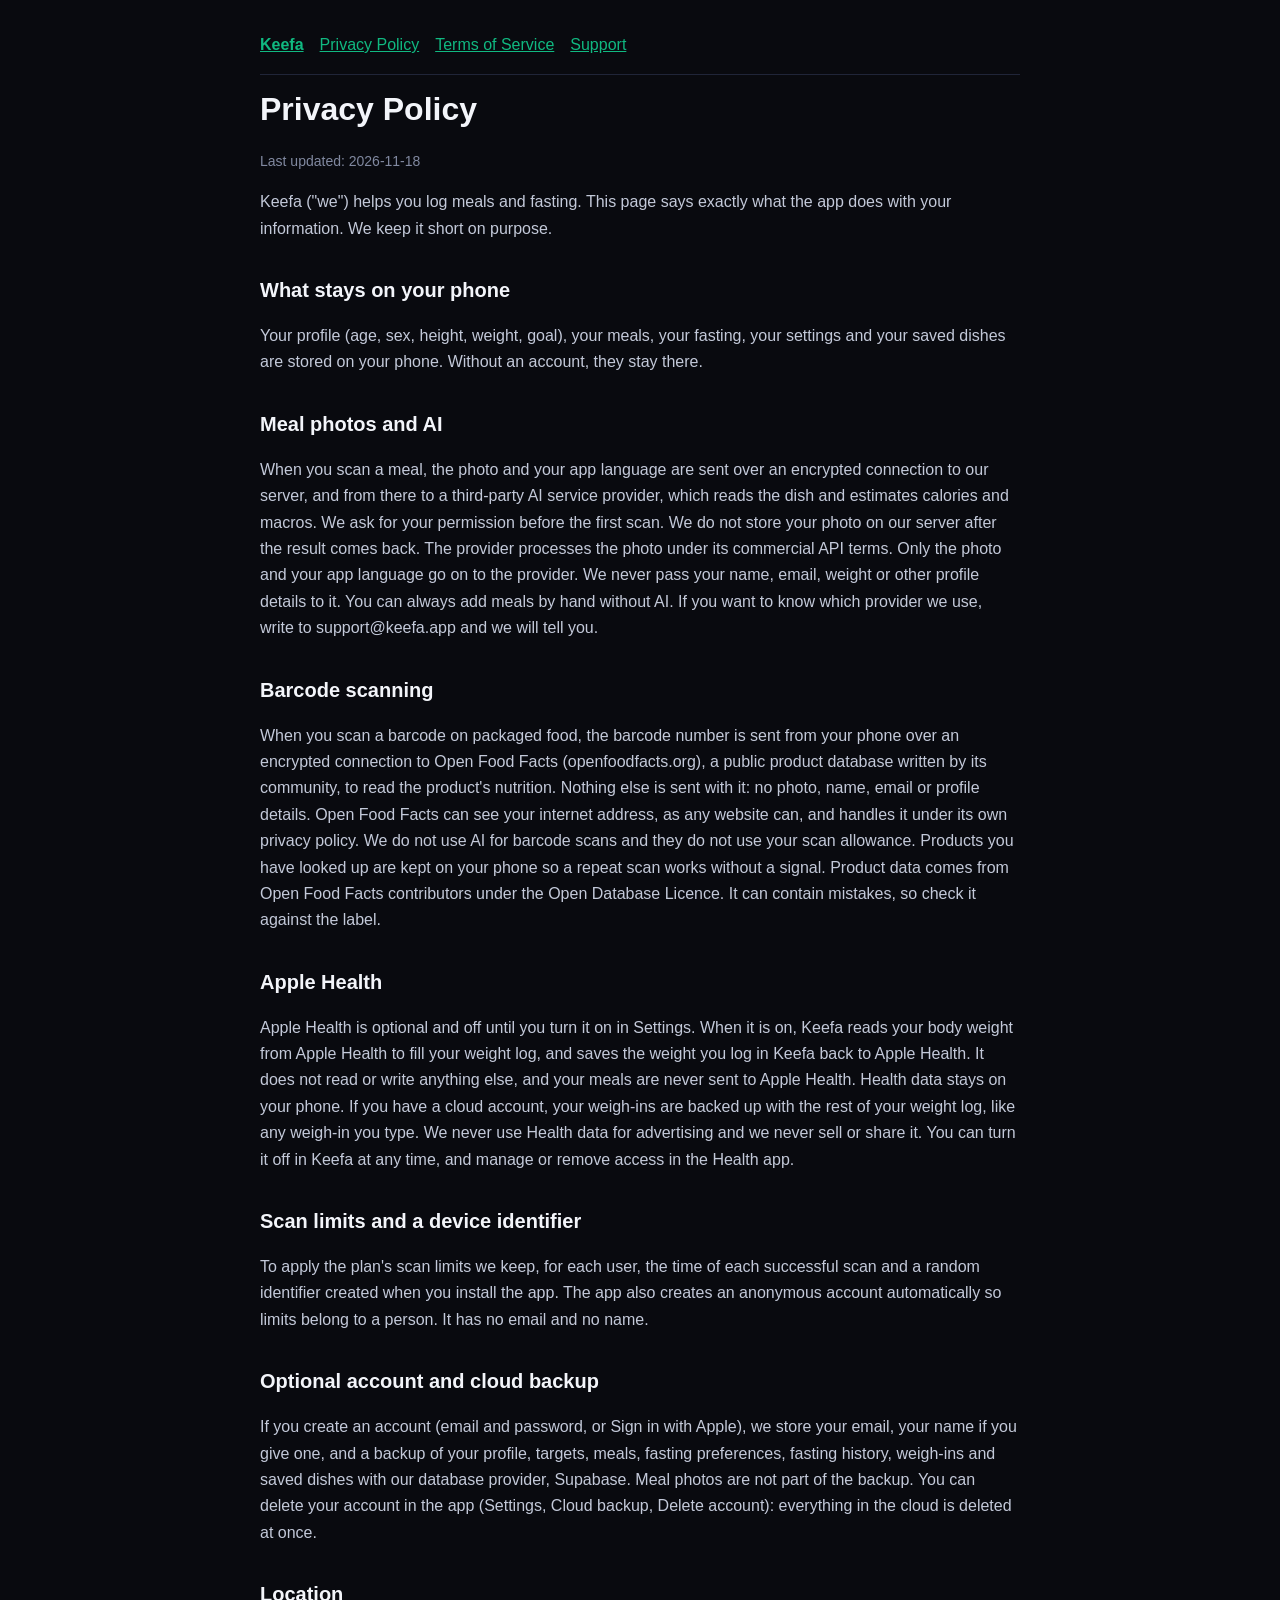
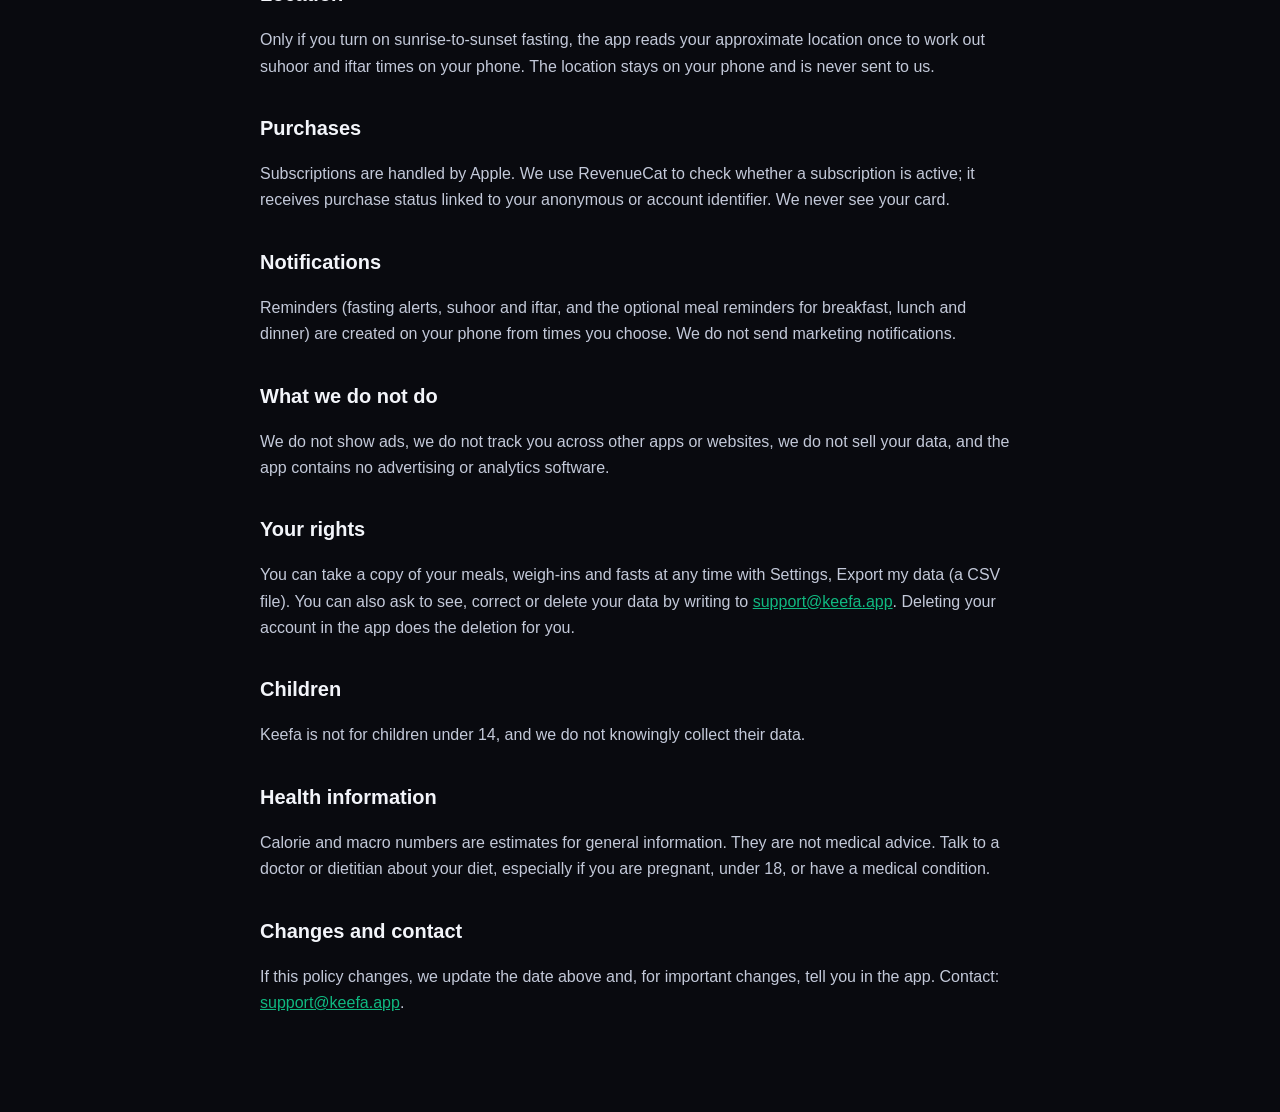
<file: privacy.html>
<!doctype html>
<html lang="en">
<head>
<meta charset="utf-8">
<meta name="viewport" content="width=device-width, initial-scale=1">
<title>Privacy Policy | Keefa</title>
<style>
  :root { color-scheme: dark; --bg:#090A0F; --card:#131620; --line:#202538; --ink:#F3F5FA; --muted:#8189A0; --emerald:#10B981; }
  body { margin:0; background:var(--bg); color:var(--ink); font:16px/1.65 -apple-system, "Segoe UI", Roboto, sans-serif; }
  main { max-width:760px; margin:0 auto; padding:32px 20px 80px; }
  h1 { font-size:32px; margin:8px 0 4px; } h2 { font-size:20px; margin:32px 0 8px; }
  p, li { color:#C3C9D9; } a { color:var(--emerald); } nav a { margin-right:16px; }
  .meta { color:var(--muted); font-size:14px; } nav { padding-bottom:16px; border-bottom:1px solid var(--line); margin-bottom:8px; }
  .card { background:var(--card); border:1px solid var(--line); border-radius:16px; padding:16px 20px; }
</style>
</head>
<body><main>
<nav><a href="index.html"><strong>Keefa</strong></a><a href="privacy.html">Privacy Policy</a><a href="terms.html">Terms of Service</a><a href="support.html">Support</a></nav>
<h1>Privacy Policy</h1>
<p class="meta">Last updated: 2026-11-18</p>
<p>Keefa ("we") helps you log meals and fasting. This page says exactly what the app does with your information. We keep it short on purpose.</p>

<h2>What stays on your phone</h2>
<p>Your profile (age, sex, height, weight, goal), your meals, your fasting, your settings and your saved dishes are stored on your phone. Without an account, they stay there.</p>

<h2>Meal photos and AI</h2>
<p>When you scan a meal, the photo and your app language are sent over an encrypted connection to our server, and from there to a third-party AI service provider, which reads the dish and estimates calories and macros. We ask for your permission before the first scan. We do not store your photo on our server after the result comes back. The provider processes the photo under its commercial API terms. Only the photo and your app language go on to the provider. We never pass your name, email, weight or other profile details to it. You can always add meals by hand without AI. If you want to know which provider we use, write to support@keefa.app and we will tell you.</p>

<h2>Barcode scanning</h2>
<p>When you scan a barcode on packaged food, the barcode number is sent from your phone over an encrypted connection to Open Food Facts (openfoodfacts.org), a public product database written by its community, to read the product's nutrition. Nothing else is sent with it: no photo, name, email or profile details. Open Food Facts can see your internet address, as any website can, and handles it under its own privacy policy. We do not use AI for barcode scans and they do not use your scan allowance. Products you have looked up are kept on your phone so a repeat scan works without a signal. Product data comes from Open Food Facts contributors under the Open Database Licence. It can contain mistakes, so check it against the label.</p>

<h2>Apple Health</h2>
<p>Apple Health is optional and off until you turn it on in Settings. When it is on, Keefa reads your body weight from Apple Health to fill your weight log, and saves the weight you log in Keefa back to Apple Health. It does not read or write anything else, and your meals are never sent to Apple Health. Health data stays on your phone. If you have a cloud account, your weigh-ins are backed up with the rest of your weight log, like any weigh-in you type. We never use Health data for advertising and we never sell or share it. You can turn it off in Keefa at any time, and manage or remove access in the Health app.</p>

<h2>Scan limits and a device identifier</h2>
<p>To apply the plan's scan limits we keep, for each user, the time of each successful scan and a random identifier created when you install the app. The app also creates an anonymous account automatically so limits belong to a person. It has no email and no name.</p>

<h2>Optional account and cloud backup</h2>
<p>If you create an account (email and password, or Sign in with Apple), we store your email, your name if you give one, and a backup of your profile, targets, meals, fasting preferences, fasting history, weigh-ins and saved dishes with our database provider, Supabase. Meal photos are not part of the backup. You can delete your account in the app (Settings, Cloud backup, Delete account): everything in the cloud is deleted at once.</p>

<h2>Location</h2>
<p>Only if you turn on sunrise-to-sunset fasting, the app reads your approximate location once to work out suhoor and iftar times on your phone. The location stays on your phone and is never sent to us.</p>

<h2>Purchases</h2>
<p>Subscriptions are handled by Apple. We use RevenueCat to check whether a subscription is active; it receives purchase status linked to your anonymous or account identifier. We never see your card.</p>

<h2>Notifications</h2>
<p>Reminders (fasting alerts, suhoor and iftar, and the optional meal reminders for breakfast, lunch and dinner) are created on your phone from times you choose. We do not send marketing notifications.</p>

<h2>What we do not do</h2>
<p>We do not show ads, we do not track you across other apps or websites, we do not sell your data, and the app contains no advertising or analytics software.</p>

<h2>Your rights</h2>
<p>You can take a copy of your meals, weigh-ins and fasts at any time with Settings, Export my data (a CSV file). You can also ask to see, correct or delete your data by writing to <a href="mailto:support@keefa.app">support@keefa.app</a>. Deleting your account in the app does the deletion for you.</p>

<h2>Children</h2>
<p>Keefa is not for children under 14, and we do not knowingly collect their data.</p>

<h2>Health information</h2>
<p>Calorie and macro numbers are estimates for general information. They are not medical advice. Talk to a doctor or dietitian about your diet, especially if you are pregnant, under 18, or have a medical condition.</p>

<h2>Changes and contact</h2>
<p>If this policy changes, we update the date above and, for important changes, tell you in the app. Contact: <a href="mailto:support@keefa.app">support@keefa.app</a>.</p>

</main></body></html>
</file>
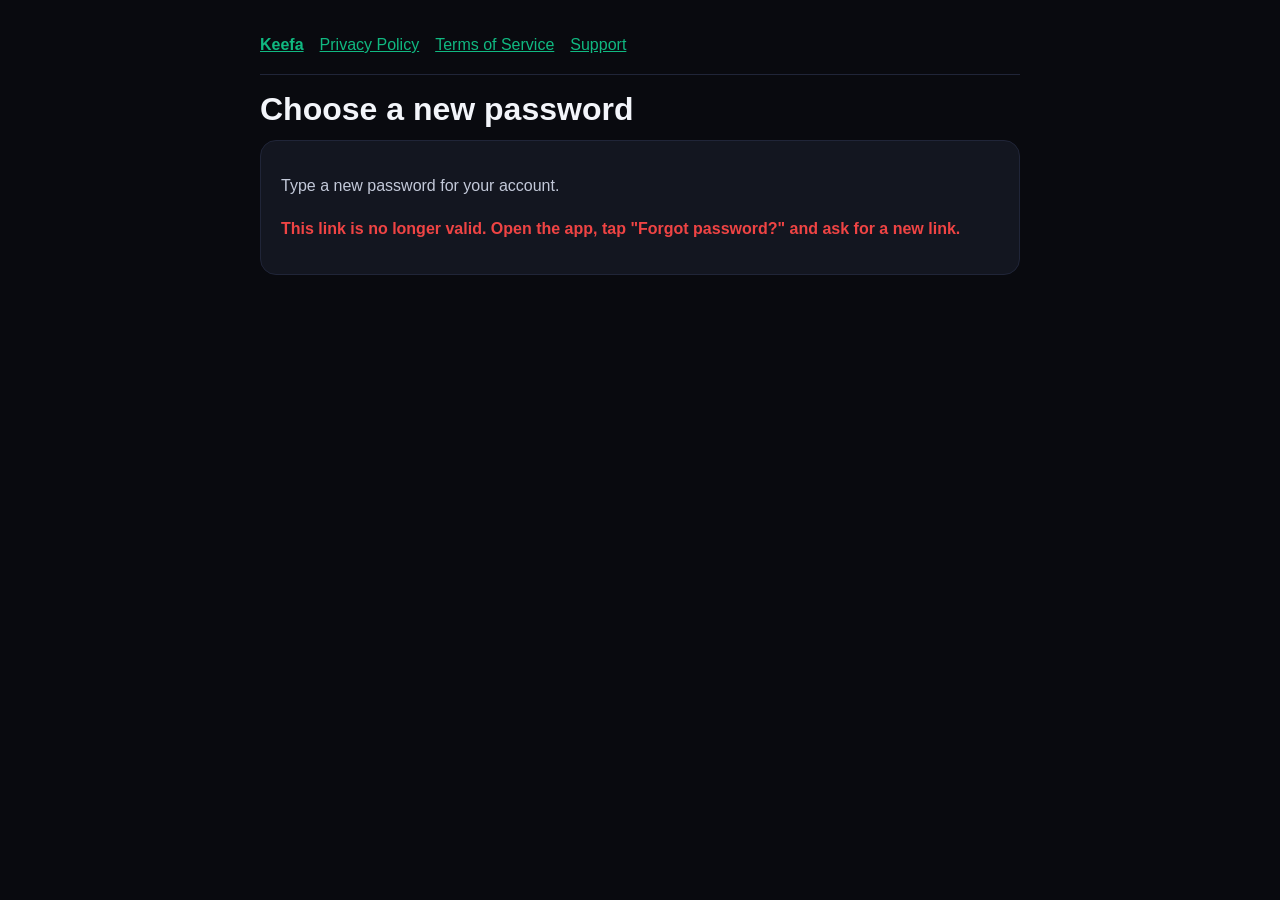
<file: reset.html>
<!doctype html>
<html lang="en">
<head>
<meta charset="utf-8">
<meta name="viewport" content="width=device-width, initial-scale=1">
<title>New password | Keefa</title>
<style>
  :root { color-scheme: dark; --bg:#090A0F; --card:#131620; --line:#202538; --ink:#F3F5FA; --muted:#8189A0; --emerald:#10B981; }
  body { margin:0; background:var(--bg); color:var(--ink); font:16px/1.65 -apple-system, "Segoe UI", Roboto, sans-serif; }
  main { max-width:760px; margin:0 auto; padding:32px 20px 80px; }
  h1 { font-size:32px; margin:8px 0 4px; } h2 { font-size:20px; margin:32px 0 8px; }
  p, li { color:#C3C9D9; } a { color:var(--emerald); } nav a { margin-right:16px; }
  .meta { color:var(--muted); font-size:14px; } nav { padding-bottom:16px; border-bottom:1px solid var(--line); margin-bottom:8px; }
  .card { background:var(--card); border:1px solid var(--line); border-radius:16px; padding:16px 20px; }
</style>
</head>
<body><main>
<nav><a href="index.html"><strong>Keefa</strong></a><a href="privacy.html">Privacy Policy</a><a href="terms.html">Terms of Service</a><a href="support.html">Support</a></nav>
<h1 id="t-title">Choose a new password</h1>
<div class="card">
  <p id="t-intro">Type a new password for your Keefa account.</p>
  <form id="form" autocomplete="off">
    <p><label id="t-new" for="pw">New password</label><br><input id="pw" type="password" minlength="8" required autocomplete="new-password"></p>
    <p><label id="t-again" for="pw2">Repeat the password</label><br><input id="pw2" type="password" minlength="8" required autocomplete="new-password"></p>
    <p><button id="t-save" type="submit">Save password</button></p>
  </form>
  <p id="msg" role="status" aria-live="polite"></p>
</div>
<style>
  input { width:100%; box-sizing:border-box; height:48px; margin-top:6px; padding:0 14px; font-size:16px; color:var(--ink); background:var(--bg); border:1px solid var(--line); border-radius:12px; }
  button { width:100%; height:52px; border:0; border-radius:999px; background:var(--emerald); color:#fff; font-size:16px; font-weight:700; cursor:pointer; }
  button:disabled { opacity:.5; cursor:default; }
  #msg.bad { color:#EF4444; font-weight:600; } #msg.good { color:var(--emerald); font-weight:600; }
</style>
<script>
(function () {
  var API = 'https://gjtkshvycqmszvocwyis.supabase.co/auth/v1/user';
  var KEY = 'eyJhbGciOiJIUzI1NiIsInR5cCI6IkpXVCJ9.eyJpc3MiOiJzdXBhYmFzZSIsInJlZiI6ImdqdGtzaHZ5Y3Ftc3p2b2N3eWlzIiwicm9sZSI6ImFub24iLCJpYXQiOjE3OTQ0MTUwMDYsImV4cCI6MjEwOTk5MTAwNn0.GU1EVSLXhREweB3LSpYNIvcrThGfbe0qCbczeszcnXw';
  var TEXT = {
    en: { title: 'Choose a new password', intro: 'Type a new password for your account.', n: 'New password', again: 'Repeat the password', save: 'Save password',
      short: 'Use at least 8 characters.', differ: 'The two passwords are not the same.', done: 'Password changed. Open the app and sign in with the new password.',
      expired: 'This link is no longer valid. Open the app, tap "Forgot password?" and ask for a new link.', fail: 'Could not save the password. Ask for a new link and try again.' },
    fr: { title: 'Choisir un nouveau mot de passe', intro: 'Saisissez un nouveau mot de passe pour votre compte.', n: 'Nouveau mot de passe', again: 'Répétez le mot de passe', save: 'Enregistrer',
      short: 'Utilisez au moins 8 caractères.', differ: 'Les deux mots de passe sont différents.', done: 'Mot de passe modifié. Ouvrez l’application et connectez-vous avec le nouveau mot de passe.',
      expired: 'Ce lien n’est plus valide. Ouvrez l’application, touchez « Mot de passe oublié ? » et demandez un nouveau lien.', fail: 'Impossible d’enregistrer le mot de passe. Demandez un nouveau lien et réessayez.' },
    ar: { title: 'اختر كلمة مرور جديدة', intro: 'اكتب كلمة مرور جديدة لحسابك.', n: 'كلمة المرور الجديدة', again: 'أعد كتابة كلمة المرور', save: 'حفظ كلمة المرور',
      short: 'استخدم 8 أحرف على الأقل.', differ: 'كلمتا المرور غير متطابقتين.', done: 'تم تغيير كلمة المرور. افتح التطبيق وسجّل الدخول بكلمة المرور الجديدة.',
      expired: 'هذا الرابط لم يعد صالحًا. افتح التطبيق واضغط «نسيت كلمة المرور؟» واطلب رابطًا جديدًا.', fail: 'تعذّر حفظ كلمة المرور. اطلب رابطًا جديدًا وحاول مرة أخرى.' }
  };
  var lang = (navigator.language || 'en').slice(0, 2);
  var t = TEXT[lang] || TEXT.en;
  if (lang === 'ar') { document.documentElement.dir = 'rtl'; document.documentElement.lang = 'ar'; }
  function byId(id) { return document.getElementById(id); }
  byId('t-title').textContent = t.title; byId('t-intro').textContent = t.intro; byId('t-new').textContent = t.n;
  byId('t-again').textContent = t.again; byId('t-save').textContent = t.save;
  var msg = byId('msg'), form = byId('form');
  function say(text, good) { msg.textContent = text; msg.className = good ? 'good' : 'bad'; }

  // The email link lands here with a short-lived token after the #. Read it, then take it out of the address bar.
  var params = new URLSearchParams(location.hash.replace(/^#/, ''));
  var token = params.get('access_token');
  var isRecovery = params.get('type') === 'recovery';
  history.replaceState(null, '', location.pathname);
  if (!token || !isRecovery) { form.hidden = true; say(t.expired, false); return; }

  form.addEventListener('submit', function (e) {
    e.preventDefault();
    var pw = byId('pw').value, pw2 = byId('pw2').value;
    if (pw.length < 8) return say(t.short, false);
    if (pw !== pw2) return say(t.differ, false);
    byId('t-save').disabled = true;
    fetch(API, { method: 'PUT', headers: { 'content-type': 'application/json', apikey: KEY, authorization: 'Bearer ' + token }, body: JSON.stringify({ password: pw }) })
      .then(function (res) {
        if (res.ok) { form.hidden = true; token = null; say(t.done, true); }
        else { byId('t-save').disabled = false; say(res.status === 401 || res.status === 403 ? t.expired : t.fail, false); }
      })
      .catch(function () { byId('t-save').disabled = false; say(t.fail, false); });
  });
})();
</script>

</main></body></html>
</file>
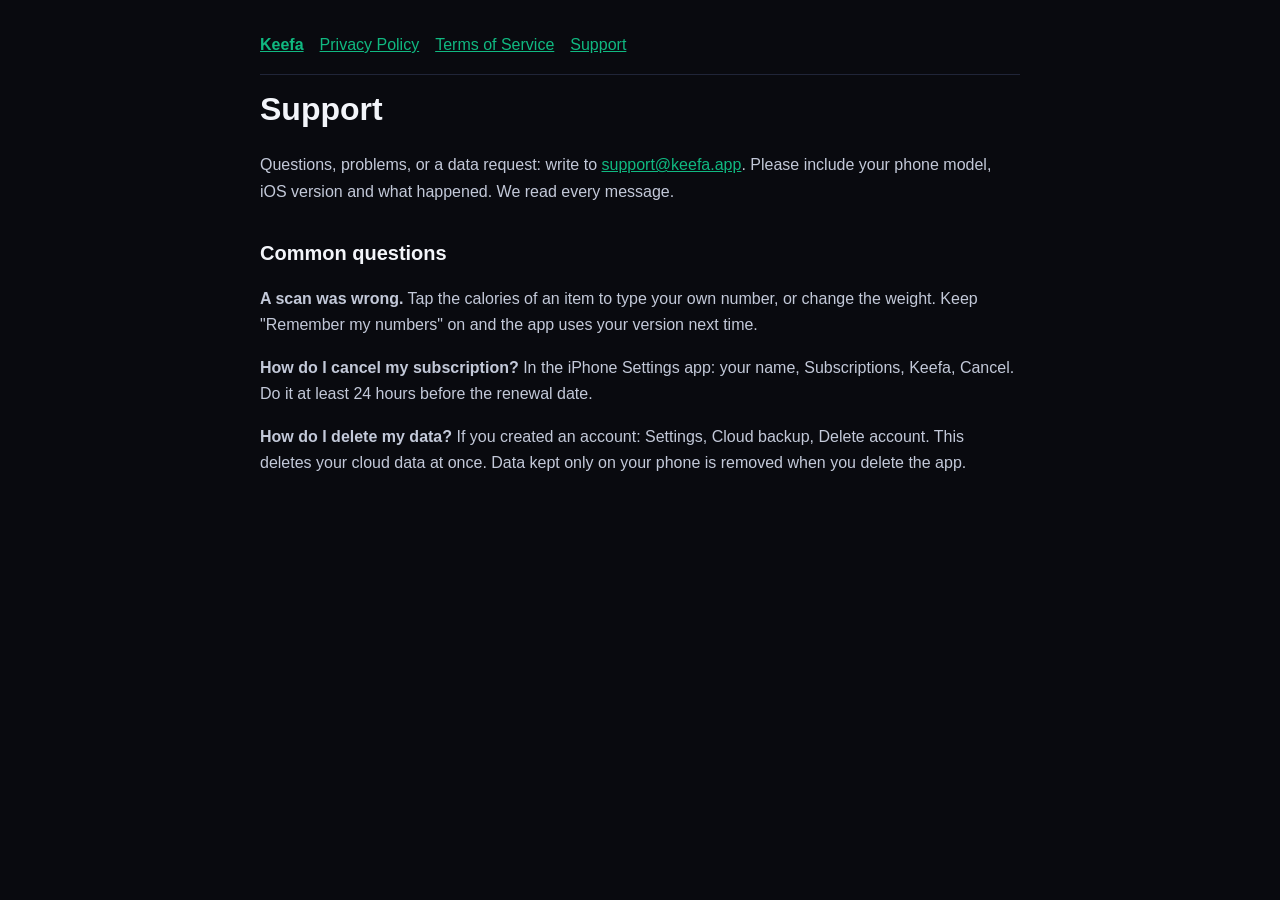
<file: support.html>
<!doctype html>
<html lang="en">
<head>
<meta charset="utf-8">
<meta name="viewport" content="width=device-width, initial-scale=1">
<title>Support | Keefa</title>
<style>
  :root { color-scheme: dark; --bg:#090A0F; --card:#131620; --line:#202538; --ink:#F3F5FA; --muted:#8189A0; --emerald:#10B981; }
  body { margin:0; background:var(--bg); color:var(--ink); font:16px/1.65 -apple-system, "Segoe UI", Roboto, sans-serif; }
  main { max-width:760px; margin:0 auto; padding:32px 20px 80px; }
  h1 { font-size:32px; margin:8px 0 4px; } h2 { font-size:20px; margin:32px 0 8px; }
  p, li { color:#C3C9D9; } a { color:var(--emerald); } nav a { margin-right:16px; }
  .meta { color:var(--muted); font-size:14px; } nav { padding-bottom:16px; border-bottom:1px solid var(--line); margin-bottom:8px; }
  .card { background:var(--card); border:1px solid var(--line); border-radius:16px; padding:16px 20px; }
</style>
</head>
<body><main>
<nav><a href="index.html"><strong>Keefa</strong></a><a href="privacy.html">Privacy Policy</a><a href="terms.html">Terms of Service</a><a href="support.html">Support</a></nav>
<h1>Support</h1>
<p>Questions, problems, or a data request: write to <a href="mailto:support@keefa.app">support@keefa.app</a>. Please include your phone model, iOS version and what happened. We read every message.</p>
<h2>Common questions</h2>
<p><strong>A scan was wrong.</strong> Tap the calories of an item to type your own number, or change the weight. Keep "Remember my numbers" on and the app uses your version next time.</p>
<p><strong>How do I cancel my subscription?</strong> In the iPhone Settings app: your name, Subscriptions, Keefa, Cancel. Do it at least 24 hours before the renewal date.</p>
<p><strong>How do I delete my data?</strong> If you created an account: Settings, Cloud backup, Delete account. This deletes your cloud data at once. Data kept only on your phone is removed when you delete the app.</p>

</main></body></html>
</file>
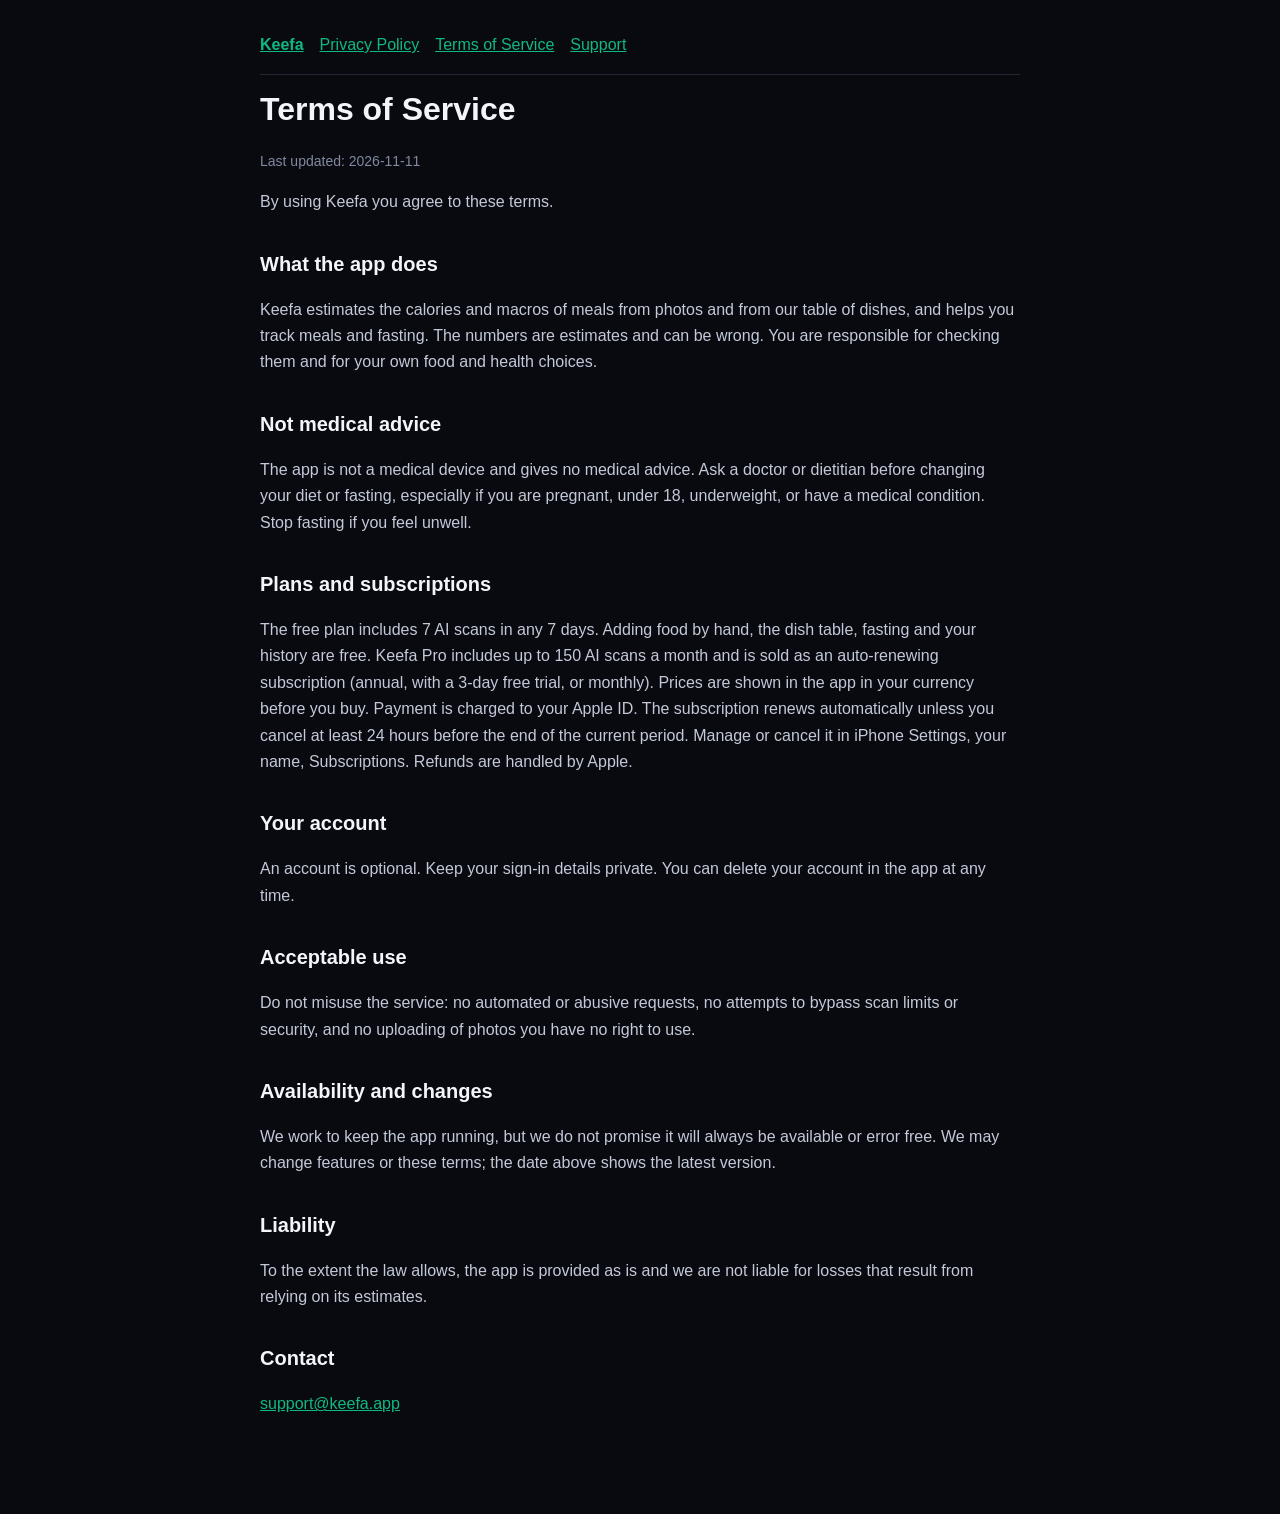
<file: terms.html>
<!doctype html>
<html lang="en">
<head>
<meta charset="utf-8">
<meta name="viewport" content="width=device-width, initial-scale=1">
<title>Terms of Service | Keefa</title>
<style>
  :root { color-scheme: dark; --bg:#090A0F; --card:#131620; --line:#202538; --ink:#F3F5FA; --muted:#8189A0; --emerald:#10B981; }
  body { margin:0; background:var(--bg); color:var(--ink); font:16px/1.65 -apple-system, "Segoe UI", Roboto, sans-serif; }
  main { max-width:760px; margin:0 auto; padding:32px 20px 80px; }
  h1 { font-size:32px; margin:8px 0 4px; } h2 { font-size:20px; margin:32px 0 8px; }
  p, li { color:#C3C9D9; } a { color:var(--emerald); } nav a { margin-right:16px; }
  .meta { color:var(--muted); font-size:14px; } nav { padding-bottom:16px; border-bottom:1px solid var(--line); margin-bottom:8px; }
  .card { background:var(--card); border:1px solid var(--line); border-radius:16px; padding:16px 20px; }
</style>
</head>
<body><main>
<nav><a href="index.html"><strong>Keefa</strong></a><a href="privacy.html">Privacy Policy</a><a href="terms.html">Terms of Service</a><a href="support.html">Support</a></nav>
<h1>Terms of Service</h1>
<p class="meta">Last updated: 2026-11-11</p>
<p>By using Keefa you agree to these terms.</p>

<h2>What the app does</h2>
<p>Keefa estimates the calories and macros of meals from photos and from our table of dishes, and helps you track meals and fasting. The numbers are estimates and can be wrong. You are responsible for checking them and for your own food and health choices.</p>

<h2>Not medical advice</h2>
<p>The app is not a medical device and gives no medical advice. Ask a doctor or dietitian before changing your diet or fasting, especially if you are pregnant, under 18, underweight, or have a medical condition. Stop fasting if you feel unwell.</p>

<h2>Plans and subscriptions</h2>
<p>The free plan includes 7 AI scans in any 7 days. Adding food by hand, the dish table, fasting and your history are free. Keefa Pro includes up to 150 AI scans a month and is sold as an auto-renewing subscription (annual, with a 3-day free trial, or monthly). Prices are shown in the app in your currency before you buy. Payment is charged to your Apple ID. The subscription renews automatically unless you cancel at least 24 hours before the end of the current period. Manage or cancel it in iPhone Settings, your name, Subscriptions. Refunds are handled by Apple.</p>

<h2>Your account</h2>
<p>An account is optional. Keep your sign-in details private. You can delete your account in the app at any time.</p>

<h2>Acceptable use</h2>
<p>Do not misuse the service: no automated or abusive requests, no attempts to bypass scan limits or security, and no uploading of photos you have no right to use.</p>

<h2>Availability and changes</h2>
<p>We work to keep the app running, but we do not promise it will always be available or error free. We may change features or these terms; the date above shows the latest version.</p>

<h2>Liability</h2>
<p>To the extent the law allows, the app is provided as is and we are not liable for losses that result from relying on its estimates.</p>

<h2>Contact</h2>
<p><a href="mailto:support@keefa.app">support@keefa.app</a></p>

</main></body></html>
</file>
